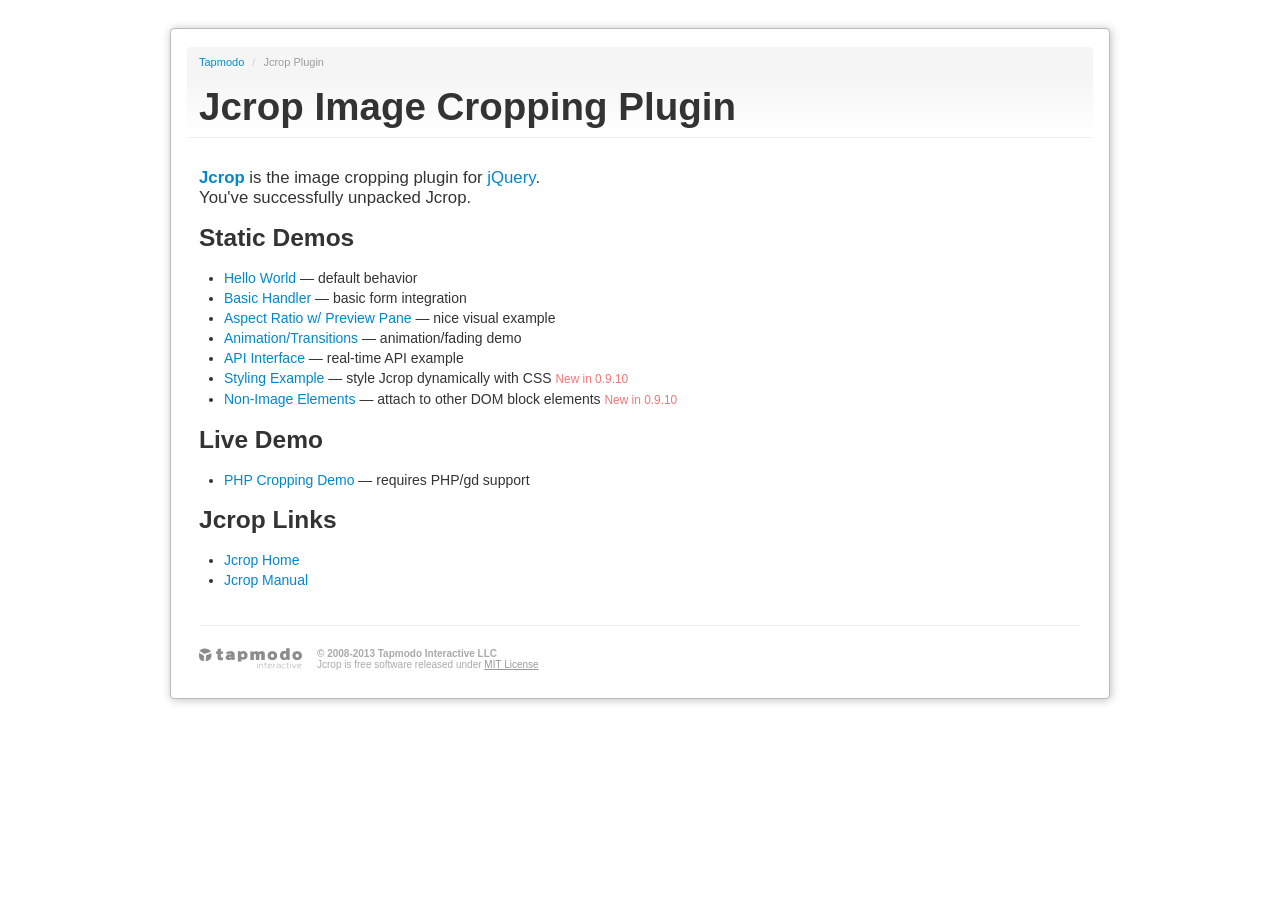
<file: src/main/webapp/assets/plugins/jcrop/index.html>
<!DOCTYPE html>
<html lang="en">
<head>
  <title>Jcrop: the jQuery Image Cropping Plugin</title>
  <link rel="stylesheet" href="demos/demo_files/main.css" type="text/css" />
  <link rel="stylesheet" href="demos/demo_files/demos.css" type="text/css" />
  <script src="js/jquery.min.js"></script>
  <meta http-equiv="Content-type" content="text/html;charset=UTF-8" />
</head>
<body>

<div class="container">
<div class="row">
<div class="span12">
<div class="jc-demo-box">

<div class="page-header">
<ul class="breadcrumb first">
  <li><a href="http://tapmodo.com/">Tapmodo</a> <span class="divider">/</span></li>
  <li class="active">Jcrop Plugin</li>
</ul>
<h1>Jcrop Image Cropping Plugin</h1>
</div>


<big>
	<a href="http://deepliquid.com/content/Jcrop.html"><b>Jcrop</b></a>
	is the image cropping plugin for
	<a href="http://jquery.com/">jQuery</a>.<br />
	You've successfully unpacked Jcrop.
</big>

<h3>Static Demos</h3>

<ul>
	<li><a href="demos/tutorial1.html">Hello World</a>
		&mdash; default behavior</li>
	<li><a href="demos/tutorial2.html">Basic Handler</a>
		&mdash; basic form integration</li>
	<li><a href="demos/tutorial3.html">Aspect Ratio w/ Preview Pane</a>
		&mdash; nice visual example</li>
	<li><a href="demos/tutorial4.html">Animation/Transitions</a>
		&mdash; animation/fading demo</li>
	<li><a href="demos/tutorial5.html">API Interface</a>
		&mdash; real-time API example</li>
	<li><a href="demos/styling.html">Styling Example</a>
		&mdash; style Jcrop dynamically with CSS
    <small>New in 0.9.10</small>
    </li>
  <li><a href="demos/non-image.html">Non-Image Elements</a>
    &mdash; attach to other DOM block elements
    <small>New in 0.9.10</small>
    </li>
</ul>

<h3>Live Demo</h3>

<ul>
	<li><a href="demos/crop.php">PHP Cropping Demo</a>
		&mdash; requires PHP/gd support</li>
</ul>

<h3>Jcrop Links</h3>

<ul>
	<li><a href="http://deepliquid.com/content/Jcrop.html">Jcrop Home</a></li>
	<li><a href="http://deepliquid.com/content/Jcrop_Manual.html">Jcrop Manual</a></li>
</ul>

<div class="tapmodo-footer">
  <a href="http://tapmodo.com" class="tapmodo-logo segment">tapmodo.com</a>
  <div class="segment"><b>&copy; 2008-2013 Tapmodo Interactive LLC</b><br />
    Jcrop is free software released under <a href="MIT-LICENSE.txt">MIT License</a>
  </div>
</div>
<div class="clearfix"></div>

</div>
</div>
</div>
</div>

</body>
</html>
</file>
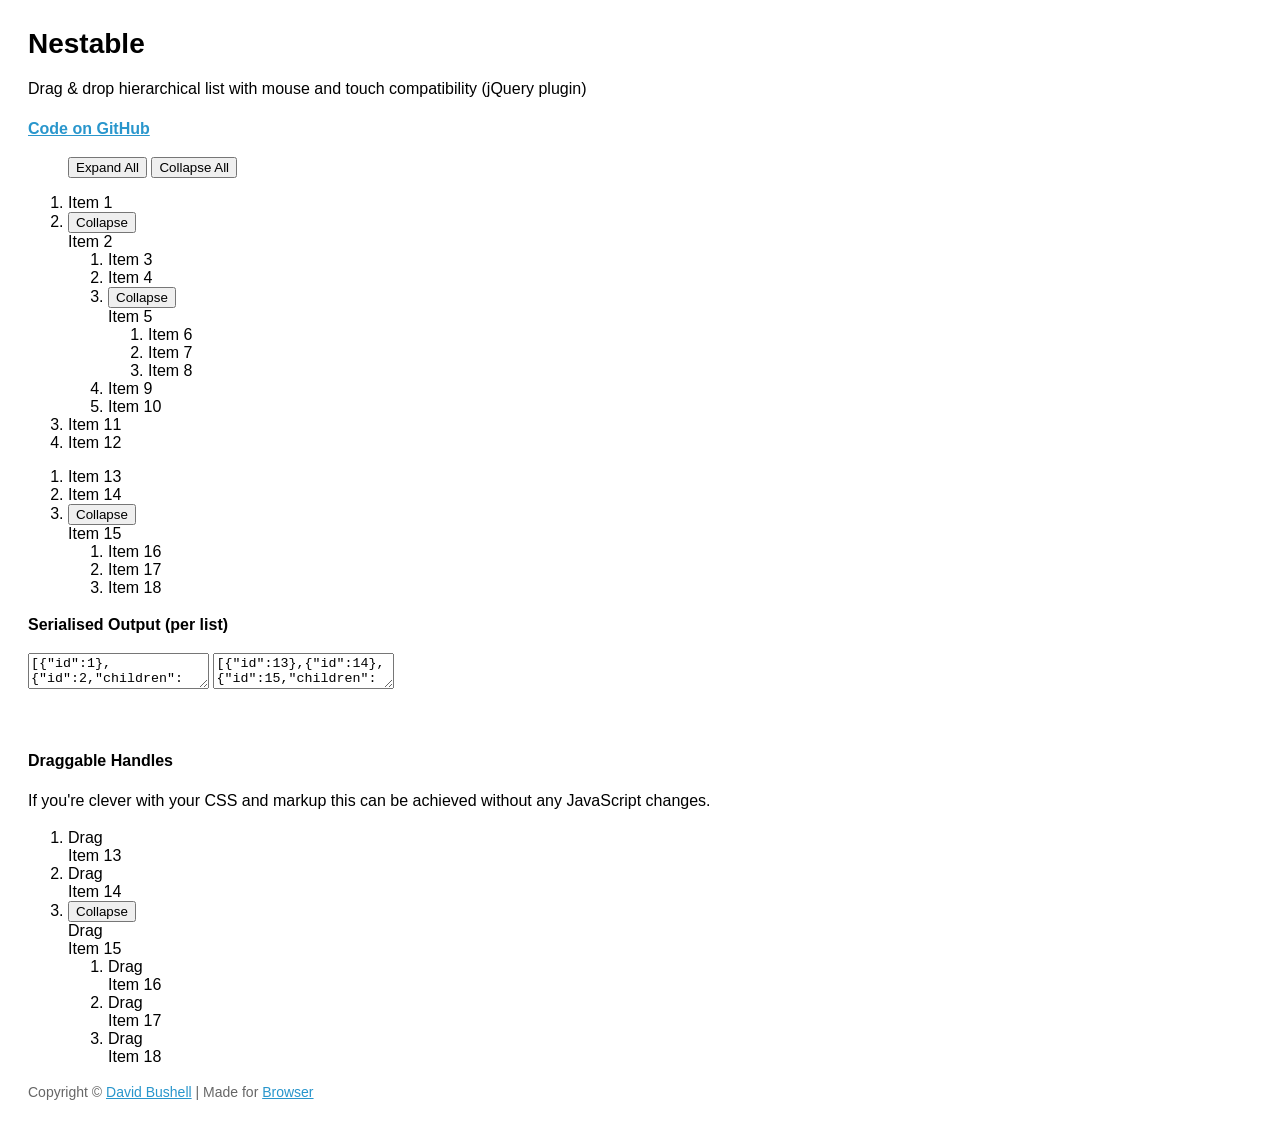
<file: src/main/webapp/assets/plugins/jquery-nestable/index.html>
<!DOCTYPE html>
<!--[if lt IE 7]> <html lang="en" class="lt-ie9 lt-ie8 lt-ie7"> <![endif]-->
<!--[if IE 7]>    <html lang="en" class="lt-ie9 lt-ie8"> <![endif]-->
<!--[if IE 8]>    <html lang="en" class="lt-ie9"> <![endif]-->
<!--[if IE 9]>    <html lang="en" class="ie9"> <![endif]-->
<!--[if gt IE 9]><!--> <html lang="en"> <!--<![endif]-->
<head>
    <meta charset="utf-8">
    <meta name="viewport" content="width=device-width, initial-scale=1, minimum-scale=1">
    <title>Nestable</title>
    <style type="text/css">

.cf:after { visibility: hidden; display: block; font-size: 0; content: " "; clear: both; height: 0; }
* html .cf { zoom: 1; }
*:first-child+html .cf { zoom: 1; }

html { margin: 0; padding: 0; }
body { font-size: 100%; margin: 0; padding: 1.75em; font-family: 'Helvetica Neue', Arial, sans-serif; }

h1 { font-size: 1.75em; margin: 0 0 0.6em 0; }

a { color: #2996cc; }
a:hover { text-decoration: none; }

p { line-height: 1.5em; }
.small { color: #666; font-size: 0.875em; }
.large { font-size: 1.25em; }



    </style>
</head>
<body>

    <h1>Nestable</h1>

    <p>Drag &amp; drop hierarchical list with mouse and touch compatibility (jQuery plugin)</p>

    <p><strong><a href="https://github.com/dbushell/Nestable">Code on GitHub</a></strong></p>

    <menu id="nestable-menu">
        <button type="button" data-action="expand-all">Expand All</button>
        <button type="button" data-action="collapse-all">Collapse All</button>
    </menu>

    <div class="cf nestable-lists">

        <div class="dd" id="nestable">
            <ol class="dd-list">
                <li class="dd-item" data-id="1">
                    <div class="dd-handle">Item 1</div>
                </li>
                <li class="dd-item" data-id="2">
                    <div class="dd-handle">Item 2</div>
                    <ol class="dd-list">
                        <li class="dd-item" data-id="3"><div class="dd-handle">Item 3</div></li>
                        <li class="dd-item" data-id="4"><div class="dd-handle">Item 4</div></li>
                        <li class="dd-item" data-id="5">
                            <div class="dd-handle">Item 5</div>
                            <ol class="dd-list">
                                <li class="dd-item" data-id="6"><div class="dd-handle">Item 6</div></li>
                                <li class="dd-item" data-id="7"><div class="dd-handle">Item 7</div></li>
                                <li class="dd-item" data-id="8"><div class="dd-handle">Item 8</div></li>
                            </ol>
                        </li>
                        <li class="dd-item" data-id="9"><div class="dd-handle">Item 9</div></li>
                        <li class="dd-item" data-id="10"><div class="dd-handle">Item 10</div></li>
                    </ol>
                </li>
                <li class="dd-item" data-id="11">
                    <div class="dd-handle">Item 11</div>
                </li>
                <li class="dd-item" data-id="12">
                    <div class="dd-handle">Item 12</div>
                </li>
            </ol>
        </div>

        <div class="dd" id="nestable2">
            <ol class="dd-list">
                <li class="dd-item" data-id="13">
                    <div class="dd-handle">Item 13</div>
                </li>
                <li class="dd-item" data-id="14">
                    <div class="dd-handle">Item 14</div>
                </li>
                <li class="dd-item" data-id="15">
                    <div class="dd-handle">Item 15</div>
                    <ol class="dd-list">
                        <li class="dd-item" data-id="16"><div class="dd-handle">Item 16</div></li>
                        <li class="dd-item" data-id="17"><div class="dd-handle">Item 17</div></li>
                        <li class="dd-item" data-id="18"><div class="dd-handle">Item 18</div></li>
                    </ol>
                </li>
            </ol>
        </div>

    </div>

    <p><strong>Serialised Output (per list)</strong></p>

    <textarea id="nestable-output"></textarea>
    <textarea id="nestable2-output"></textarea>

    <p>&nbsp;</p>

    <div class="cf nestable-lists">

    <p><strong>Draggable Handles</strong></p>

    <p>If you're clever with your CSS and markup this can be achieved without any JavaScript changes.</p>

        <div class="dd" id="nestable3">
            <ol class="dd-list">
                <li class="dd-item dd3-item" data-id="13">
                    <div class="dd-handle dd3-handle">Drag</div><div class="dd3-content">Item 13</div>
                </li>
                <li class="dd-item dd3-item" data-id="14">
                    <div class="dd-handle dd3-handle">Drag</div><div class="dd3-content">Item 14</div>
                </li>
                <li class="dd-item dd3-item" data-id="15">
                    <div class="dd-handle dd3-handle">Drag</div><div class="dd3-content">Item 15</div>
                    <ol class="dd-list">
                        <li class="dd-item dd3-item" data-id="16">
                            <div class="dd-handle dd3-handle">Drag</div><div class="dd3-content">Item 16</div>
                        </li>
                        <li class="dd-item dd3-item" data-id="17">
                            <div class="dd-handle dd3-handle">Drag</div><div class="dd3-content">Item 17</div>
                        </li>
                        <li class="dd-item dd3-item" data-id="18">
                            <div class="dd-handle dd3-handle">Drag</div><div class="dd3-content">Item 18</div>
                        </li>
                    </ol>
                </li>
            </ol>
        </div>

    </div>

    <p class="small">Copyright &copy; <a href="http://dbushell.com/">David Bushell</a> | Made for <a href="http://www.browserlondon.com/">Browser</a></p>

<script src="http://ajax.googleapis.com/ajax/libs/jquery/1.7.2/jquery.min.js"></script>
<script src="jquery.nestable.js"></script>
<script>

$(document).ready(function()
{

    var updateOutput = function(e)
    {
        var list   = e.length ? e : $(e.target),
            output = list.data('output');
        if (window.JSON) {
            output.val(window.JSON.stringify(list.nestable('serialize')));//, null, 2));
        } else {
            output.val('JSON browser support required for this demo.');
        }
    };

    // activate Nestable for list 1
    $('#nestable').nestable({
        group: 1
    })
    .on('change', updateOutput);
    
    // activate Nestable for list 2
    $('#nestable2').nestable({
        group: 1
    })
    .on('change', updateOutput);

    // output initial serialised data
    updateOutput($('#nestable').data('output', $('#nestable-output')));
    updateOutput($('#nestable2').data('output', $('#nestable2-output')));

    $('#nestable-menu').on('click', function(e)
    {
        var target = $(e.target),
            action = target.data('action');
        if (action === 'expand-all') {
            $('.dd').nestable('expandAll');
        }
        if (action === 'collapse-all') {
            $('.dd').nestable('collapseAll');
        }
    });

    $('#nestable3').nestable();

});
</script>
</body>
</html>
</file>
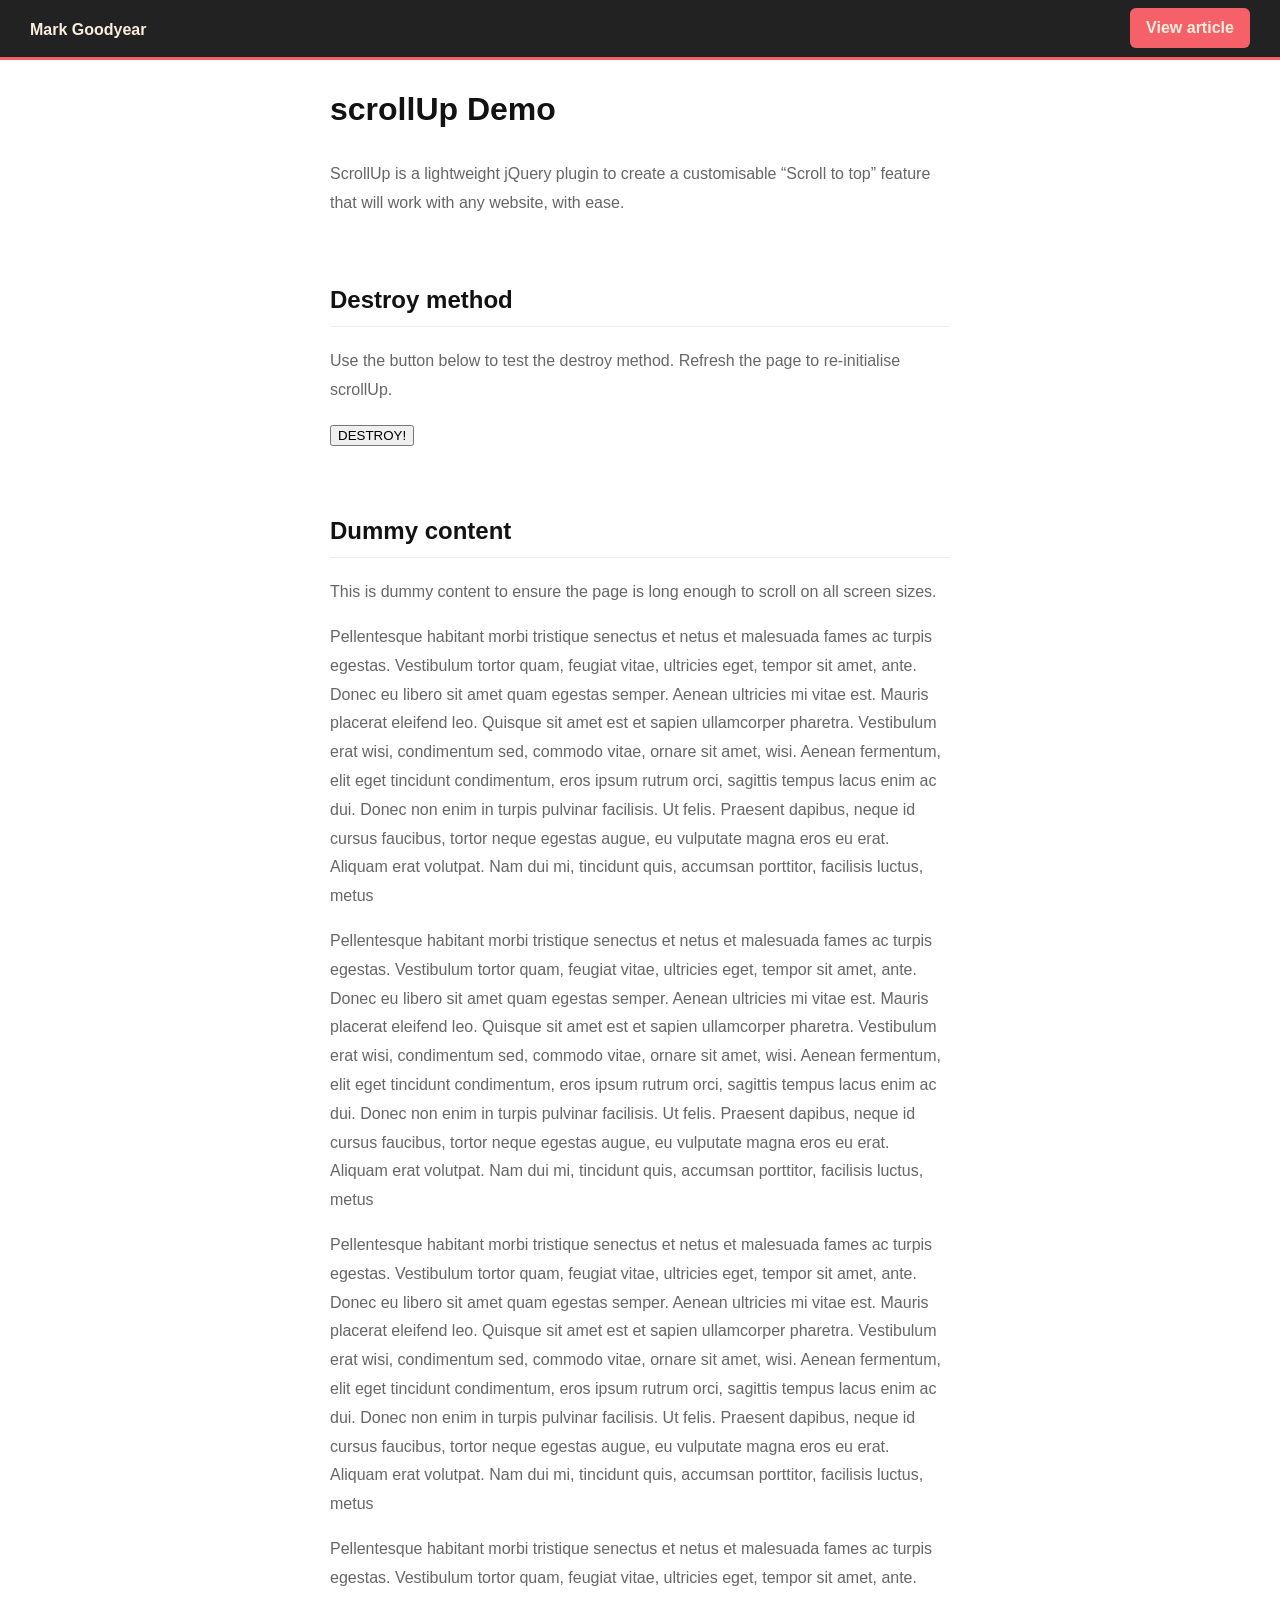
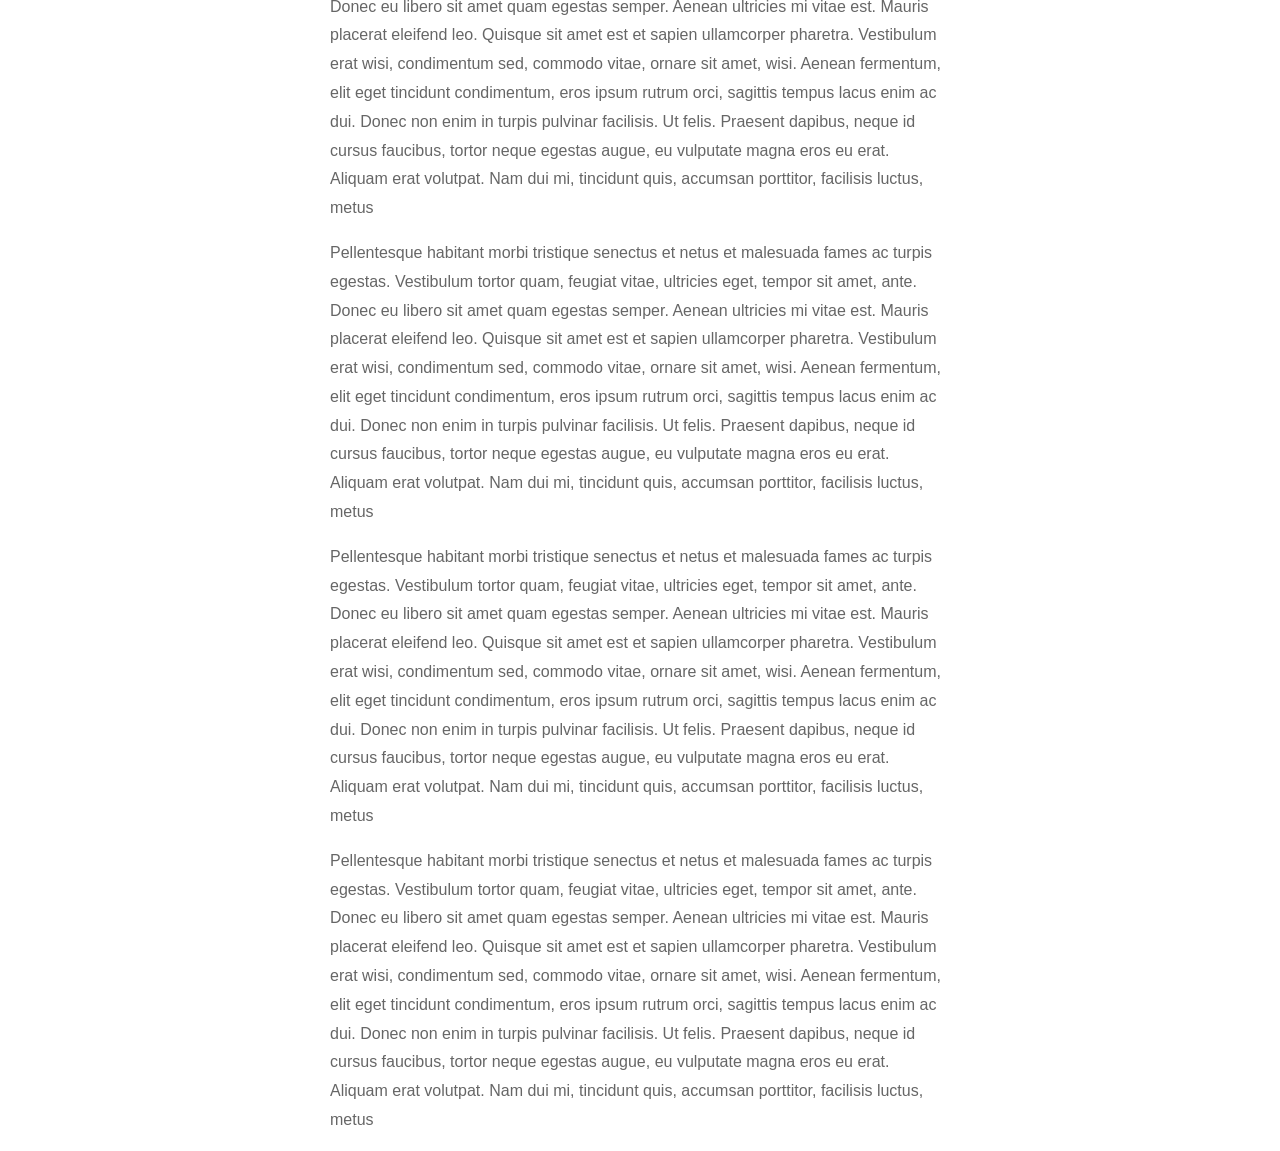
<file: src/main/webapp/assets/plugins/jquery.scrollUp/index.html>
<!doctype html>
<html>
	<head>
		<meta charset="utf-8">

		<title>ScrollUp demo - Mark Goodyear</title>

		<link id="scrollUpTheme" rel="stylesheet" href="css/themes/link.css">
		<link id="scrollUpTheme" rel="stylesheet" href="css/labs.css">

		<script type="text/javascript" src="js/lib/jquery-1.11.0.min.js"></script>
		<script type="text/javascript" src="js/lib/jquery.easing.min.js"></script>
		<script type="text/javascript" src="src/jquery.scrollUp.js"></script>
	</head>

	<script>

		/* scrollUp Minimum setup */
		// $(function () {
		// 	$.scrollUp();
		// });

		// scrollUp full options
		$(function () {
			$.scrollUp({
		        scrollName: 'scrollUp', // Element ID
		        scrollDistance: 300, // Distance from top/bottom before showing element (px)
		        scrollFrom: 'top', // 'top' or 'bottom'
		        scrollSpeed: 300, // Speed back to top (ms)
		        easingType: 'linear', // Scroll to top easing (see http://easings.net/)
		        animation: 'fade', // Fade, slide, none
		        animationSpeed: 200, // Animation in speed (ms)
		        scrollTrigger: false, // Set a custom triggering element. Can be an HTML string or jQuery object
						//scrollTarget: false, // Set a custom target element for scrolling to the top
		        scrollText: 'Scroll to top', // Text for element, can contain HTML
		        scrollTitle: false, // Set a custom <a> title if required.
		        scrollImg: false, // Set true to use image
		        activeOverlay: false, // Set CSS color to display scrollUp active point, e.g '#00FFFF'
		        zIndex: 2147483647 // Z-Index for the overlay
			});
		});

		// Destroy example
		$(function(){
			$('.destroy').click(function(){
				$.scrollUp.destroy();
			})
		});

	</script>
	<body>

		<div class="header">
			<a href="http://markgoodyear.com" class="logo">Mark Goodyear</a>
			<a href="http://markgoodyear.com/2013/01/scrollup-jquery-plugin/" class="view-article">View article</a>
		</div>

		<div class="container">
			<h1>
				scrollUp Demo
			</h1>
			<p>ScrollUp is a lightweight jQuery plugin to create a customisable “Scroll to top” feature that will work with any website, with ease.</p>

			<h2>Destroy method</h2>
			<p>Use the button below to test the destroy method. Refresh the page to re-initialise scrollUp.</p>
			<button class="destroy">DESTROY!</button>

			<h2>Dummy content</h2>
			<p>This is dummy content to ensure the page is long enough to scroll on all screen sizes.</p>

			<p>Pellentesque habitant morbi tristique senectus et netus et malesuada fames ac turpis egestas. Vestibulum tortor quam, feugiat vitae, ultricies eget, tempor sit amet, ante. Donec eu libero sit amet quam egestas semper. Aenean ultricies mi vitae est. Mauris placerat eleifend leo. Quisque sit amet est et sapien ullamcorper pharetra. Vestibulum erat wisi, condimentum sed, commodo vitae, ornare sit amet, wisi. Aenean fermentum, elit eget tincidunt condimentum, eros ipsum rutrum orci, sagittis tempus lacus enim ac dui. Donec non enim in turpis pulvinar facilisis. Ut felis. Praesent dapibus, neque id cursus faucibus, tortor neque egestas augue, eu vulputate magna eros eu erat. Aliquam erat volutpat. Nam dui mi, tincidunt quis, accumsan porttitor, facilisis luctus, metus</p>
			<p>Pellentesque habitant morbi tristique senectus et netus et malesuada fames ac turpis egestas. Vestibulum tortor quam, feugiat vitae, ultricies eget, tempor sit amet, ante. Donec eu libero sit amet quam egestas semper. Aenean ultricies mi vitae est. Mauris placerat eleifend leo. Quisque sit amet est et sapien ullamcorper pharetra. Vestibulum erat wisi, condimentum sed, commodo vitae, ornare sit amet, wisi. Aenean fermentum, elit eget tincidunt condimentum, eros ipsum rutrum orci, sagittis tempus lacus enim ac dui. Donec non enim in turpis pulvinar facilisis. Ut felis. Praesent dapibus, neque id cursus faucibus, tortor neque egestas augue, eu vulputate magna eros eu erat. Aliquam erat volutpat. Nam dui mi, tincidunt quis, accumsan porttitor, facilisis luctus, metus</p>
			<p>Pellentesque habitant morbi tristique senectus et netus et malesuada fames ac turpis egestas. Vestibulum tortor quam, feugiat vitae, ultricies eget, tempor sit amet, ante. Donec eu libero sit amet quam egestas semper. Aenean ultricies mi vitae est. Mauris placerat eleifend leo. Quisque sit amet est et sapien ullamcorper pharetra. Vestibulum erat wisi, condimentum sed, commodo vitae, ornare sit amet, wisi. Aenean fermentum, elit eget tincidunt condimentum, eros ipsum rutrum orci, sagittis tempus lacus enim ac dui. Donec non enim in turpis pulvinar facilisis. Ut felis. Praesent dapibus, neque id cursus faucibus, tortor neque egestas augue, eu vulputate magna eros eu erat. Aliquam erat volutpat. Nam dui mi, tincidunt quis, accumsan porttitor, facilisis luctus, metus</p>
			<p>Pellentesque habitant morbi tristique senectus et netus et malesuada fames ac turpis egestas. Vestibulum tortor quam, feugiat vitae, ultricies eget, tempor sit amet, ante. Donec eu libero sit amet quam egestas semper. Aenean ultricies mi vitae est. Mauris placerat eleifend leo. Quisque sit amet est et sapien ullamcorper pharetra. Vestibulum erat wisi, condimentum sed, commodo vitae, ornare sit amet, wisi. Aenean fermentum, elit eget tincidunt condimentum, eros ipsum rutrum orci, sagittis tempus lacus enim ac dui. Donec non enim in turpis pulvinar facilisis. Ut felis. Praesent dapibus, neque id cursus faucibus, tortor neque egestas augue, eu vulputate magna eros eu erat. Aliquam erat volutpat. Nam dui mi, tincidunt quis, accumsan porttitor, facilisis luctus, metus</p>
			<p>Pellentesque habitant morbi tristique senectus et netus et malesuada fames ac turpis egestas. Vestibulum tortor quam, feugiat vitae, ultricies eget, tempor sit amet, ante. Donec eu libero sit amet quam egestas semper. Aenean ultricies mi vitae est. Mauris placerat eleifend leo. Quisque sit amet est et sapien ullamcorper pharetra. Vestibulum erat wisi, condimentum sed, commodo vitae, ornare sit amet, wisi. Aenean fermentum, elit eget tincidunt condimentum, eros ipsum rutrum orci, sagittis tempus lacus enim ac dui. Donec non enim in turpis pulvinar facilisis. Ut felis. Praesent dapibus, neque id cursus faucibus, tortor neque egestas augue, eu vulputate magna eros eu erat. Aliquam erat volutpat. Nam dui mi, tincidunt quis, accumsan porttitor, facilisis luctus, metus</p>
			<p>Pellentesque habitant morbi tristique senectus et netus et malesuada fames ac turpis egestas. Vestibulum tortor quam, feugiat vitae, ultricies eget, tempor sit amet, ante. Donec eu libero sit amet quam egestas semper. Aenean ultricies mi vitae est. Mauris placerat eleifend leo. Quisque sit amet est et sapien ullamcorper pharetra. Vestibulum erat wisi, condimentum sed, commodo vitae, ornare sit amet, wisi. Aenean fermentum, elit eget tincidunt condimentum, eros ipsum rutrum orci, sagittis tempus lacus enim ac dui. Donec non enim in turpis pulvinar facilisis. Ut felis. Praesent dapibus, neque id cursus faucibus, tortor neque egestas augue, eu vulputate magna eros eu erat. Aliquam erat volutpat. Nam dui mi, tincidunt quis, accumsan porttitor, facilisis luctus, metus</p>
			<p>Pellentesque habitant morbi tristique senectus et netus et malesuada fames ac turpis egestas. Vestibulum tortor quam, feugiat vitae, ultricies eget, tempor sit amet, ante. Donec eu libero sit amet quam egestas semper. Aenean ultricies mi vitae est. Mauris placerat eleifend leo. Quisque sit amet est et sapien ullamcorper pharetra. Vestibulum erat wisi, condimentum sed, commodo vitae, ornare sit amet, wisi. Aenean fermentum, elit eget tincidunt condimentum, eros ipsum rutrum orci, sagittis tempus lacus enim ac dui. Donec non enim in turpis pulvinar facilisis. Ut felis. Praesent dapibus, neque id cursus faucibus, tortor neque egestas augue, eu vulputate magna eros eu erat. Aliquam erat volutpat. Nam dui mi, tincidunt quis, accumsan porttitor, facilisis luctus, metus</p>

		</div>

	</body>
</html>
</file>
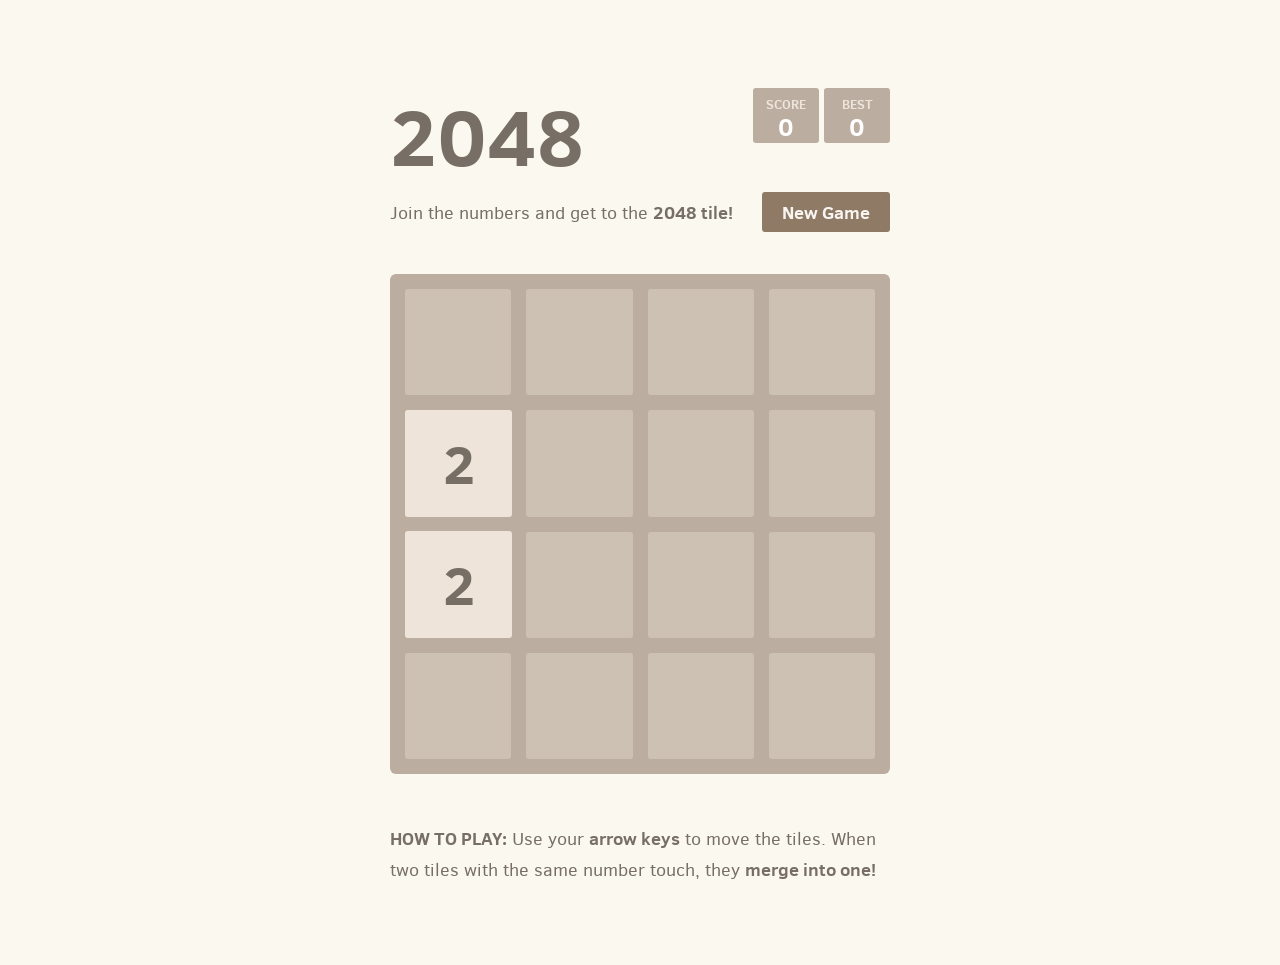
<file: src/main/webapp/wx/games/2048Game/index.html>
<!DOCTYPE html>
<html>
<head>
  <meta charset="utf-8">
  <title>2048</title>

  <link href="style/main.css" rel="stylesheet" type="text/css">
  <link rel="shortcut icon" href="favicon.ico">
  <link rel="apple-touch-icon" href="meta/apple-touch-icon.png">
  <link rel="apple-touch-startup-image" href="meta/apple-touch-startup-image-640x1096.png" media="(device-width: 320px) and (device-height: 568px) and (-webkit-device-pixel-ratio: 2)"> <!-- iPhone 5+ -->
  <link rel="apple-touch-startup-image" href="meta/apple-touch-startup-image-640x920.png" media="(device-width: 320px) and (device-height: 480px) and (-webkit-device-pixel-ratio: 2)"> <!-- iPhone, retina -->
  <meta name="apple-mobile-web-app-capable" content="yes">
  <meta name="apple-mobile-web-app-status-bar-style" content="black">

  <meta name="HandheldFriendly" content="True">
  <meta name="MobileOptimized" content="320">
  <meta name="viewport" content="width=device-width, target-densitydpi=160dpi, initial-scale=1.0, maximum-scale=1, user-scalable=no, minimal-ui">
</head>
<body>
  <div class="container">
    <div class="heading">
      <h1 class="title">2048</h1>
      <div class="scores-container">
        <div class="score-container">0</div>
        <div class="best-container">0</div>
      </div>
    </div>

    <div class="above-game">
      <p class="game-intro">Join the numbers and get to the <strong>2048 tile!</strong></p>
      <a class="restart-button">New Game</a>
    </div>

    <div class="game-container">
      <div class="game-message">
        <p></p>
        <div class="lower">
	        <a class="keep-playing-button">Keep going</a>
          <a class="retry-button">Try again</a>
        </div>
      </div>

      <div class="grid-container">
        <div class="grid-row">
          <div class="grid-cell"></div>
          <div class="grid-cell"></div>
          <div class="grid-cell"></div>
          <div class="grid-cell"></div>
        </div>
        <div class="grid-row">
          <div class="grid-cell"></div>
          <div class="grid-cell"></div>
          <div class="grid-cell"></div>
          <div class="grid-cell"></div>
        </div>
        <div class="grid-row">
          <div class="grid-cell"></div>
          <div class="grid-cell"></div>
          <div class="grid-cell"></div>
          <div class="grid-cell"></div>
        </div>
        <div class="grid-row">
          <div class="grid-cell"></div>
          <div class="grid-cell"></div>
          <div class="grid-cell"></div>
          <div class="grid-cell"></div>
        </div>
      </div>

      <div class="tile-container">

      </div>
    </div>

    <p class="game-explanation">
      <strong class="important">How to play:</strong> Use your <strong>arrow keys</strong> to move the tiles. When two tiles with the same number touch, they <strong>merge into one!</strong>
    </p>
  </div>

  <script src="js/bind_polyfill.js"></script>
  <script src="js/classlist_polyfill.js"></script>
  <script src="js/animframe_polyfill.js"></script>
  <script src="js/keyboard_input_manager.js"></script>
  <script src="js/html_actuator.js"></script>
  <script src="js/grid.js"></script>
  <script src="js/tile.js"></script>
  <script src="js/local_storage_manager.js"></script>
  <script src="js/game_manager.js"></script>
  <script src="js/application.js"></script>
</body>
</html>
</file>
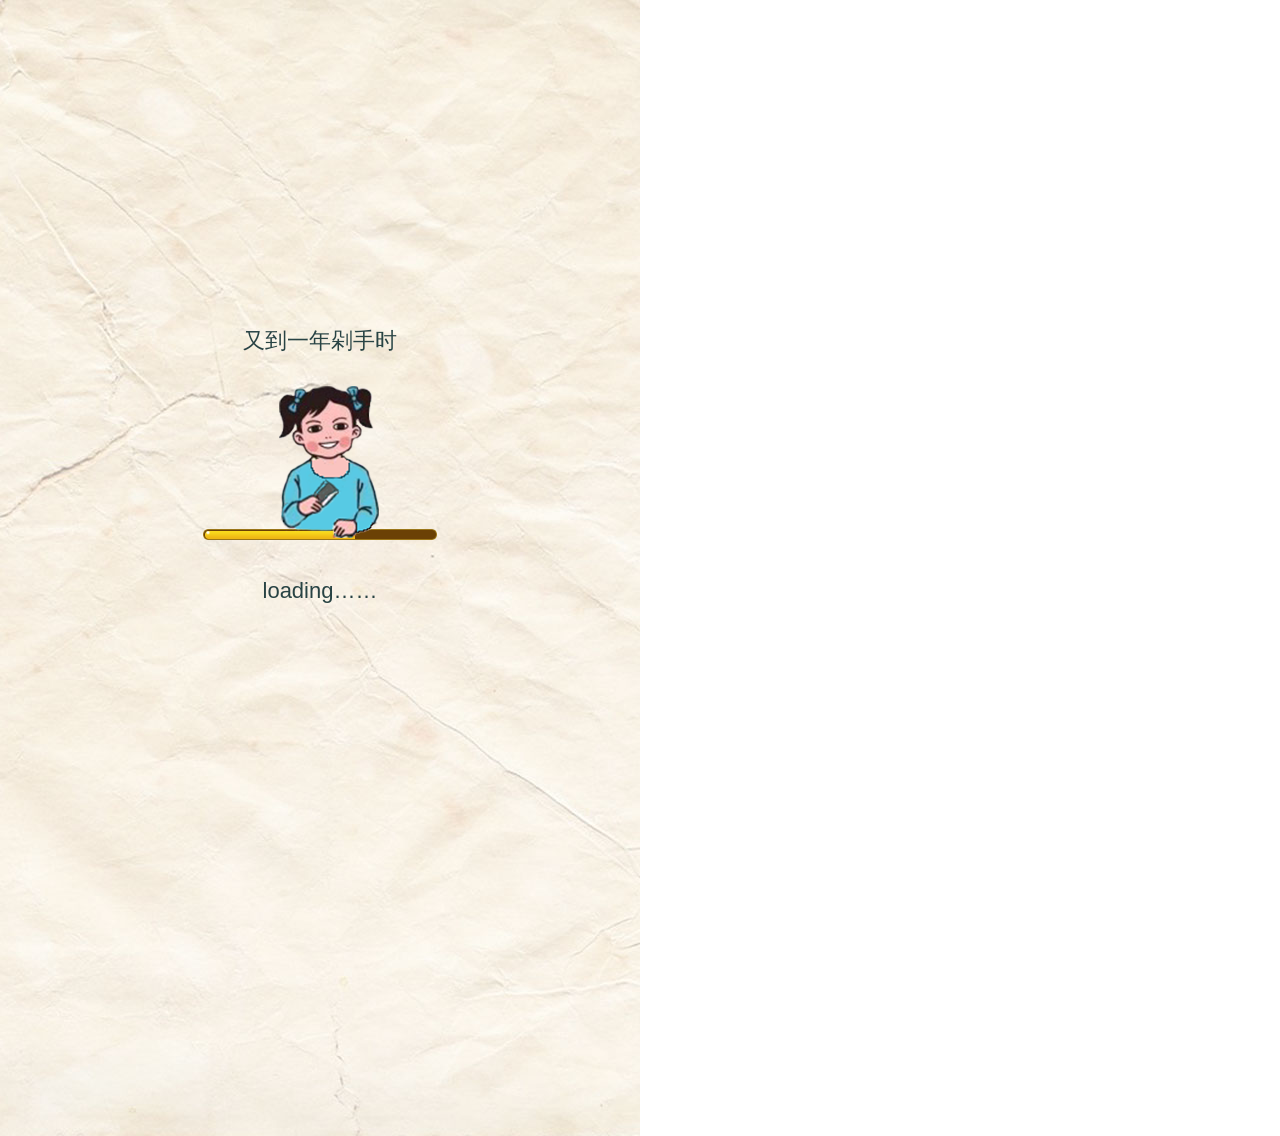
<file: src/main/webapp/wx/games/duoshou1108/index.html>
<!DOCTYPE html>
<html lang="en">
<head>
    <meta charset="UTF-8">
    <meta name="format-detection" content="telephone=no">
    <meta name="viewport" content="width=640,maximum-scale=1.5,user-scalable=no,target-densitydpi=device-dpi" />
    <meta name="description" content="《诛仙云梦川》是完美世界自《诛仙手游》之后的全新篇章，延续了唯美的仙侠风格，讲述了兽神、玲珑两位主角的一段绝世仙恋。《诛仙云梦川》为玩家展开了“一川云梦，几世情缘”的凄美爱情故事，带领玩家穿越于玲珑的前世今生，开启一条前所未有的修仙问道之路。"/>
    <meta name="keywords" content="诛仙手游,诛仙手游官网,云梦川,诛仙手游下载,青云志,碧瑶,陆雪琪,鬼厉,玲珑,兽神"/>
    <meta name="apple-mobile-web-app-title" content="《诛仙手游》官方网站">
    <meta name="format-detection" content="telphone=no, email=no"/>
    <link rel="apple-touch-icon-precomposed" sizes="144x144" href="http://zx.wanmei.com/web201603/mobile/images/apple-touch-icon-144x144.png">
    <link rel="apple-touch-icon-precomposed" sizes="120x120" href="http://zx.wanmei.com/web201603/mobile/images/apple-touch-icon-120x120.png">
    <link rel="apple-touch-icon-precomposed" sizes="72x72" href="http://zx.wanmei.com/web201603/mobile/images/apple-touch-icon-72x72.png">
    <link rel="apple-touch-icon-precomposed" href="http://zx.wanmei.com/web201603/mobile/images/apple-touch-icon-52x52.png">
    <title>双十一疯狂剁手</title>
    <link rel="stylesheet" href="style/style.css">
</head>
<body>
<!-- 声音 -->
<audio id="music" class="none" src="mp3/huoying.mp3" loop preload="preload"></audio>
<audio id="music2" class="none" src="mp3/qieshou.mp3" loop preload="preload"></audio>

<!-- 礼包弹窗 -->
<div class="prompt"></div>
<div class="libao">
    <p>恭喜您成功剁掉<span class="down-count"></span>只手！</p>
    <p>为了表彰您为家庭做出的贡献，送</p>
    <p>您一份诛仙手游豪华大礼包！</p>
    <a href="javascript:;" class="ling_btn"></a>
    <a href="javascript:;" class="more"></a>
    <a href="javascript:;" class="yao_btn"></a>
</div>
<!-- 兑换码弹窗 -->
<div class="code_box">
    <h2>兑换码</h2>
    <div class="code">263807671231564789</div>
    <a href="http://zx.wanmei.com/download/" class="down_btn"></a>
    <a href="javascript:;" class="close"></a>
</div>
<!-- 分享弹窗 -->
<div class="share"></div>
    <!-- 倒计时 -->
    <div class="countdown">
        <h2>磨刀中</h2>
        <div class="number"></div>
        <div class="arrow"></div>
        <div class="point"></div>
        <div class="info">(手指疯狂向下滑动)</div>
    </div>
    <div class="loading_box">
        <div class="text">又到一年剁手时</div>
        <div class="loading_bar">
            <div class="loading_bar_per">
                <div class="loading_icon"></div>
            </div>
        </div>
        <div class="loading"></div> 
        <div class="ltext">loading……</div>
    </div>
    <div class="section01">
        <div class="slogan"></div>
        <a href="javascript:;" class="start_btn"></a>
    </div>
    <div class="section02">
        <div class="time_box">
            <div class="time">16.7</div>
        </div>
        <div class="data">
            <div class="ci"></div>
            <div class="jindu">
                <div class="jindu_m">
                    <div class="jindu_n"></div>
                </div>
            </div>
            <div class="max"></div>
            <div class="count_box">
                <div class="count">0</div>
            </div>
        </div>
        <div class="caiban">
            <div class="gebo"></div>
            <div class="dao"></div>
            <div class="fanqie"></div>
            <div class="lajiao"></div>
        </div>
        <div class="sheng"></div>
    </div>
    <script type="text/javascript" src="js/jq_183.js"></script>
    <script type="text/javascript" src="http://www.wanmei.com/public/js/stat.js"></script>
    <script type="text/javascript" src="js/resLoader.js"></script>
    <script type="text/javascript" src="http://www.wanmei.com/public/js/weixin.js"></script>
    <script type="text/javascript">
        $('.section02').on('touchmove', function (event) {
                event.preventDefault();
        });
        var music = document.getElementById('music');
        var music2 = document.getElementById('music2');
        var game={
            timer:null,
            count:0,
            maxCount:200,
            startX:0,
            startY:0,
            init:function(){
                this.initEvent();
            },
            initCountDown:function(){//倒计时
                var s = 20, t;
                function times(){
                    s=s-0.1;
                    $(".time").html(s.toFixed(1));
                    t = setTimeout(times, 100);
                    if ( s <= 0 ){
                        s = 20;
                        $(".time").html(0);
                        clearTimeout(t);
                        // $(".section02").hide();
                        $(".down-count").html($(".count").html());
                        $(".libao").show();
                        $(".prompt").show();
                        music.pause();
                        clearTimeout(game.timer);
                    }
                }
                times();
            },
            initAnimate:function(){
                var s = 4, t1;
                function again(){
                    $(".fanqie").addClass("on");
                    $(".lajiao").addClass("on");
                    t1=setTimeout(function(){
                        $(".fanqie").removeClass("on");
                        $(".lajiao").removeClass("on");
                    },400);
                }
                function reAgain(){
                    s=s-1;
                    if ( s <= 0 ){
                        clearTimeout(game.timer);
                        clearTimeout(t1);
                    }
                    again();
                    game.timer=setTimeout(reAgain,5000);

                }
                reAgain();
            },
            initEvent:function(){
                //绑定事件
                $(".section02")[0].addEventListener('touchstart',this.touchStart,false);
                $(".section02")[0].addEventListener('touchmove',this.touchMove,false);
                $(".section02")[0].addEventListener('touchend',this.touchEnd,false);
                $(".more").on("click",function(){//再玩一次
                    $(".libao").hide();
                    $(".prompt").hide();
                    game.start();
                });
                $(".code_box .close").on("click",function(){//关闭弹出框
                    $(".code_box").hide();
                    $(".prompt").hide();
                    $(".section01").show();
                });
                $(".ling_btn").on("click",function(){//领取礼包
                    $(".libao").hide();
                    $(".code_box").show();
                });
                $(".yao_btn").on("click",function(){//邀请好友
                    $(".libao").hide();
                    $(".share").show();
                })
                $(".share").on("click",function(){
                    $(".share").hide();
                    $(".libao").show();
                })
            },
            touchStart:function(evt){
                try{
                    var touch = evt.touches[0], //获取第一个触点
                            x = Number(touch.pageX), //页面触点X坐标
                            y = Number(touch.pageY); //页面触点Y坐标
                    //记录触点初始位置
                    this.startX = x;
                    this.startY = y;
                }catch(e){
                    console.log(e.message)
                }
            },
            touchMove:function(evt){
                try{
                    var touch = evt.touches[0], //获取第一个触点
                            x = Number(touch.pageX), //页面触点X坐标
                            y = Number(touch.pageY); //页面触点Y坐标
                    //判断滑动方向
                    if (y - this.startY>0) {
                        if(!$(".gebo").hasClass("on")){
                            $(".gebo").addClass("on");
                            $(".dao").addClass("on");
                            music2.load();
                            music2.play();
                            setTimeout(function(){
                                $(".gebo").removeClass("on");
                                $(".dao").removeClass("on");
                            },400);
                        }
                    }
                }catch(e){
                    console.log(e.message)
                }
            },
            touchEnd:function(evt){
                try{
                    var touch = evt.changedTouches[0], //获取第一个触点
                            x = Number(touch.pageX), //页面触点X坐标
                            y = Number(touch.pageY); //页面触点Y坐标
                    //判断滑动方向
                    if (y - this.startY>0) {
                        game.count++;
                        $(".jindu_m").width(game.count/game.maxCount*410);
                        $(".count_box").css({"left":game.count/game.maxCount*410+37+"px"});
                        $(".count").html(game.count);
                        var div=$("<div class='add-one'></div>");
                        div.appendTo($(".caiban")).fadeIn();
                        div.css({
                            "transition":"scale("+game.randomPos(0,10)*0.1+")",
                            "top":game.randomPos(-50,94)+"px",
                            "left":game.randomPos(252,435)+"px"
                        });
                        setTimeout(function(){
                            div.remove();
                        },500);
                        if($(".jindu_m").width()>=410){
                            $(".jindu_m").width(410);
                            $(".count_box").css({"left":410+37+"px"});
                            $(".count").html(game.maxCount);
                        }
                        music2.pause();
                    }
                }catch(e){
                    console.log(e.message)
                }
            },
            randomPos:function(Min,Max){//取随机数
                    var Range = Max - Min;
                    var Rand = Math.random();
                    return(Min + Math.round(Rand * Range));
            },
            start:function(){//游戏开始
                music.play();
                $(".countdown").show();
                $(".number").addClass("on");
                setTimeout(function(){
                    $(".countdown").fadeOut(function(){
                        game.initCountDown();//倒计时
                        game.initAnimate();
                        $(".count_box").css({"left":"37px"});
                        $(".count").html(0);
                        game.count=0;
                        $(".jindu_m").width(0);
                    });
                    $(".section02").show();
                    $(".number").removeClass("on");
                },3000);
            }
        };
        $(function(){
            //加载页面 
            var loader = new resLoader({
                resources : [
                'img/loading_bg.jpg' 
                ],
                onStart : function(total){
                // console.log('start:'+total);
                },
                onProgress : function(current, total){
                // console.log(current+'/'+total);
                var percent = current/total*100;
                // $('.loading_icon').css('width', percent+'%');

                },
                onComplete : function(total){console.log(total)
                // alert('加载完毕:'+total+'个资源');
                    $('.loading_bar_per').animate({"width":"230px"},3000)
            

                }
            });      
            loader.start(); 
            setTimeout(function(){
                $(".loading_box").fadeOut();
                setTimeout(function(){
                    $(".section01").fadeIn();    
                },500);        
            },3000);
            
            $(".start_btn").on("click",function(){
                music.play();
                $(".section01").hide();
                game.start();
            });
            game.init();
        })
        wx.ready(function(){
            wx.onMenuShareAppMessage({
                title: '一刀下去，他断了老婆的幸福',
                desc: '我出差提前回家想给老婆一个惊喜，没想到一进门却发现...',
                link: window.location.href,
                imgUrl: 'http://zx.wanmei.com/hd/1710/duoshou/img/share_icon.jpg',
                trigger: function (res) {
                    // 不要尝试在trigger中使用ajax异步请求修改本次分享的内容，因为客户端分享操作是一个同步操作，这时候使用ajax的回包会还没有返回
                    //alert('用户点击发送给朋友');
                },
                success: function (res) {
                    //window.location.href = "http://t.cn/RZmX3L7" ;
                    $(".share").hide();
                    $(".prompt").hide();
                    $(".section01").show();
                },
                cancel: function (res) {
                    //alert('已取消');
                },
                fail: function (res) {
                    //alert(JSON.stringify(res));
                }
            });

            wx.onMenuShareTimeline({
                title: '一刀下去，他断了老婆的幸福',
                desc: '我出差提前回家想给老婆一个惊喜，没想到一进门却发现...',
                link: window.location.href,
                imgUrl: 'http://zx.wanmei.com/hd/1710/duoshou/img/share_icon.jpg',
                trigger: function (res) {
                    // 不要尝试在trigger中使用ajax异步请求修改本次分享的内容，因为客户端分享操作是一个同步操作，这时候使用ajax的回包会还没有返回
                    //alert('用户点击分享到朋友圈');
                },
                success: function (res) {
                    //window.location.href = "http://t.cn/RZmX3L7" ;
                    $(".share").hide();
                    $(".prompt").hide();
                    $(".section01").show();
                },
                cancel: function (res) {
                    //alert('已取消');
                },
                fail: function (res) {
                    //alert(JSON.stringify(res));
                }
            });
        });
    </script>
</body>
</html>
</file>
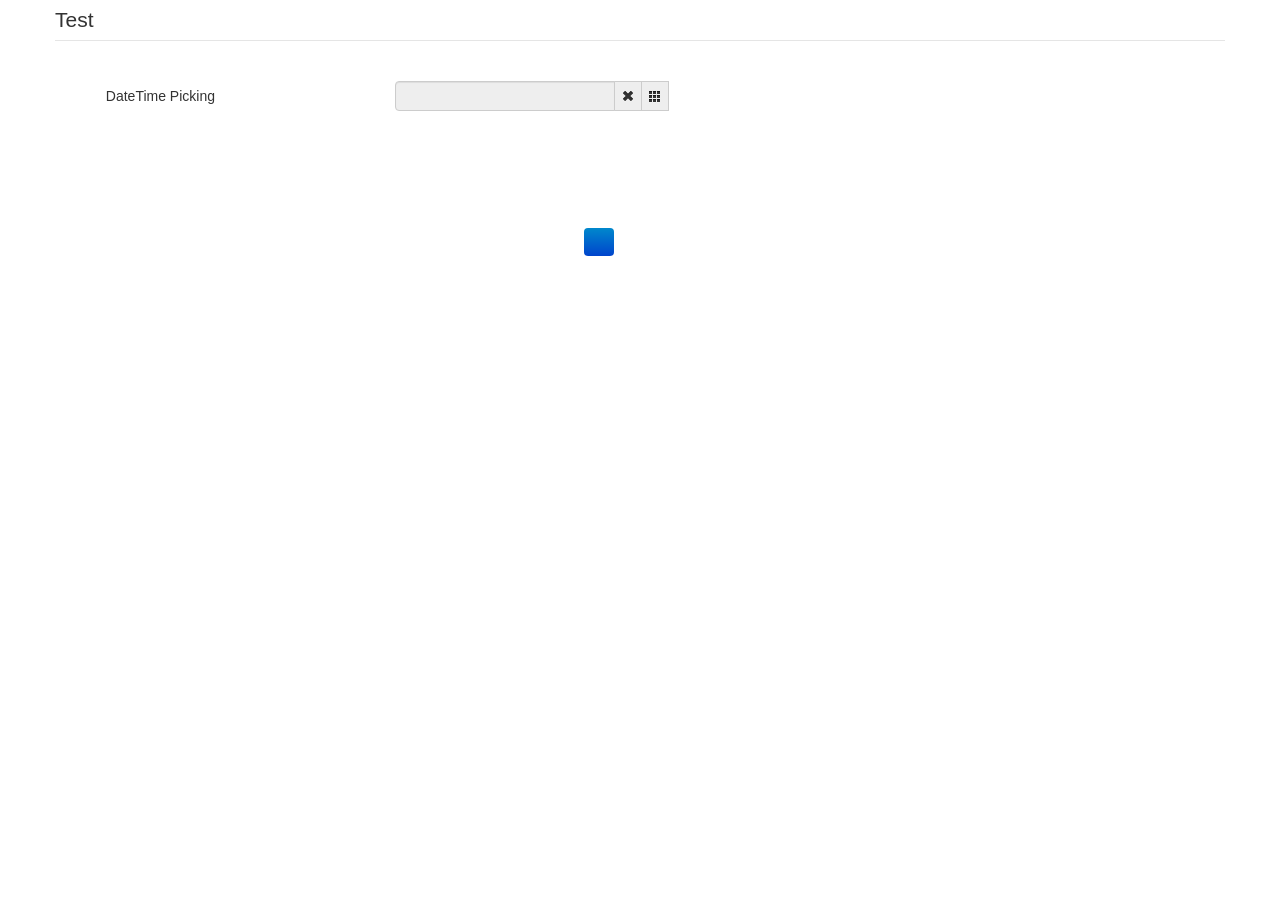
<file: src/main/webapp/assets/plugins/bootstrap-datetimepicker/sample/index.html>
<!DOCTYPE html>
<html>
<head>
    <title></title>
    <link href="./bootstrap/css/bootstrap.min.css" rel="stylesheet" media="screen">
    <link href="../css/datetimepicker.css" rel="stylesheet" media="screen">
</head>

<body>
<div class="container">
    <form action="" class="form-horizontal">
        <fieldset>
            <legend>Test</legend>
            <div class="control-group">
                <label class="control-label">DateTime Picking</label>
                <div class="controls input-append date form_datetime" data-date="1979-09-16T05:25:07Z" data-date-format="dd MM yyyy - HH:ii p" data-link-field="dtp_input1">
                    <input size="16" type="text" value="" readonly>
                    <span class="add-on"><i class="icon-remove"></i></span>
					<span class="add-on"><i class="icon-th"></i></span>
                </div>
				<input type="hidden" id="dtp_input1" value="" /><br/>
            </div>
			<!--div class="control-group">
                <label class="control-label">Date Picking</label>
                <div class="controls input-append date form_date" data-date="" data-date-format="dd MM yyyy" data-link-field="dtp_input2" data-link-format="yyyy-mm-dd">
                    <input size="16" type="text" value="" readonly>
                    <span class="add-on"><i class="icon-remove"></i></span>
					<span class="add-on"><i class="icon-th"></i></span>
                </div>
				<input type="hidden" id="dtp_input2" value="" /><br/>
            </div>
			<div class="control-group">
                <label class="control-label">Time Picking</label>
                <div class="controls input-append date form_time" data-date="" data-date-format="hh:ii" data-link-field="dtp_input3" data-link-format="hh:ii">
                    <input size="16" type="text" value="" readonly>
                    <span class="add-on"><i class="icon-remove"></i></span>
					<span class="add-on"><i class="icon-th"></i></span>
                </div>
				<input type="hidden" id="dtp_input3" value="" /><br/>
            </div-->
        </fieldset>
    </form>
</div>

<script type="text/javascript" src="./jquery/jquery-1.8.3.min.js" charset="UTF-8"></script>
<script type="text/javascript" src="./bootstrap/js/bootstrap.min.js"></script>
<script type="text/javascript" src="../js/bootstrap-datetimepicker.js" charset="UTF-8"></script>
<script type="text/javascript" src="../js/locales/bootstrap-datetimepicker.fr.js" charset="UTF-8"></script>
<script type="text/javascript">
    $('.form_datetime').datetimepicker({
        //language:  'fr',
        weekStart: 1,
        todayBtn:  1,
		autoclose: 1,
		todayHighlight: 1,
		startView: 2,
		forceParse: 0,
        showMeridian: 1
    });
	/*$('.form_date').datetimepicker({
        language:  'fr',
        weekStart: 1,
        todayBtn:  1,
		autoclose: 1,
		todayHighlight: 1,
		startView: 2,
		minView: 2,
		forceParse: 0
    });
	$('.form_time').datetimepicker({
        language:  'fr',
        weekStart: 1,
        todayBtn:  1,
		autoclose: 1,
		todayHighlight: 1,
		startView: 1,
		minView: 0,
		maxView: 1,
		forceParse: 0
    });*/
</script>

</body>
</html>
</file>
<file: src/main/webapp/assets/plugins/jquery.scrollUp/css/themes/link.css>
/* Text link style */
#scrollUp {
	bottom: 20px;
	right: 20px;
}
</file>
<file: src/main/webapp/assets/plugins/jquery.scrollUp/css/labs.css>
/* ---------------------------------------- 
	Labs page main styles
---------------------------------------- */

* {
	-webkit-box-sizing:border-box;
	-moz-box-sizing:border-box;
	box-sizing:border-box;
}

pre {
	padding: 0;
	margin: 0;
	overflow: scroll;
	background:#eee;

	padding: 10px;
	-webkit-border-radius: 6px;
	-moz-border-radius: 6px;
	border-radius: 6px;
}
	pre .cmt { /* pre comment */
		color: #aaa;
	}
	pre .opt { /* pre option */
		font-weight:bold;
	}
	pre .val { /* pre value */
		font-style: italic;
	}

code {
	background: #eee;
	color: #333;
	display: inline-block;
	padding: 1px 5px;
}

body {
	font: 1em/1.8 "Helvetica Neue", Helvetica, Arial, sans-serif;
	color: #121212;
	margin: 0;
	padding:0;
}

a {
	text-decoration: none;
}

h2 {
	margin-top: 2.5em;
	padding-bottom: .2em;
	border-bottom: 1px solid #eee;
}

p {
	color: #666;
}

.container {
	width: 80%;
	max-width: 620px;
	margin: auto;
}

.header {
	width: 100%;
	height: 60px;
	line-height: 60px;
	background: #222;
	color: #fff;
	border-bottom: #F66169 3px solid;
}
.logo {
	width: 120px;
	float: left;
	margin-left: 30px;
	color: #FAEFDE;
	font-weight: bold;
	-webkit-transition: all 200ms ease-out;
	-mozilla-transition: all 200ms ease-out;
	-ms-transition: all 200ms ease-out;
	-o-transition: all 200ms ease-out;
	transition: all 200ms ease-out;
}
.logo:hover {
	color: #fff;
}
.view-article {
	display: block;
	text-align: center;
	background: #F66169;
	color: #FAEFDE;
	width: 120px;
	height: 40px;
	line-height: 40px;
	font-weight: bold;
	float: right;
	margin-right: 30px;
	margin-top: 8px;
	-webkit-border-radius: 6px;
	-moz-border-radius: 6px;
	border-radius: 6px;
	-webkit-transition: all 200ms ease-out;
	-mozilla-transition: all 200ms ease-out;
	-ms-transition: all 200ms ease-out;
	-o-transition: all 200ms ease-out;
	transition: all 200ms ease-out;
}
	.view-article:hover {
		color: #111;
		background: #fff;
	}

.light {
	color: #ccc;
	font-size: 14px;
}



/* ---------------------------------------- 
	Lab specific: scrollUp
---------------------------------------- */

.themes {
	padding: 0;
	margin: 0;
	margin-bottom: 20px;
	float: left;
	width: 100%;
}

.themes li {
	text-align: center;
	display: block;
	float: left;
	width: 30%;
	margin-left: 4%;
}
	.themes li:first-of-type {
		margin-left: 0%;
	}
	.themes li a {
		display: block;
		padding: 10px;
		background: #444;
		-webkit-border-radius: 6px;
		-moz-border-radius: 6px;
		border-radius: 6px;
		color: #eee;
		-webkit-transition: all 200ms ease-out;
		-mozilla-transition: all 200ms ease-out;
		-ms-transition: all 200ms ease-out;
		-o-transition: all 200ms ease-out;
		transition: all 200ms ease-out;
	}
	.themes li a:hover,
	.themes li a.active  {
		background: #F66169;
		color: #FAEFDE;
	}

#toggleActive {
	padding: 6px;
	width: 160px;
	text-align: center;
	display: inline-block;
	background: #333;
	color: #eee;
	font-size: 14px;
	cursor: pointer;
	-webkit-transition: all 200ms ease-out;
	-mozilla-transition: all 200ms ease-out;
	-ms-transition: all 200ms ease-out;
	-o-transition: all 200ms ease-out;
	transition: all 200ms ease-out;
	-webkit-border-radius: 6px;
	-moz-border-radius: 6px;
	border-radius: 6px;
}
	#toggleActive.active {
		background: #F66169;
		color: #FAEFDE;
	}

#scrollUp-active{
	display: none;
}
</file>
<file: src/main/webapp/wx/games/2048Game/style/main.css>
@import url(fonts/clear-sans.css);
html, body {
  margin: 0;
  padding: 0;
  background: #faf8ef;
  color: #776e65;
  font-family: "Clear Sans", "Helvetica Neue", Arial, sans-serif;
  font-size: 18px; }

body {
  margin: 80px 0; }

.heading:after {
  content: "";
  display: block;
  clear: both; }

h1.title {
  font-size: 80px;
  font-weight: bold;
  margin: 0;
  display: block;
  float: left; }

@-webkit-keyframes move-up {
  0% {
    top: 25px;
    opacity: 1; }

  100% {
    top: -50px;
    opacity: 0; } }
@-moz-keyframes move-up {
  0% {
    top: 25px;
    opacity: 1; }

  100% {
    top: -50px;
    opacity: 0; } }
@keyframes move-up {
  0% {
    top: 25px;
    opacity: 1; }

  100% {
    top: -50px;
    opacity: 0; } }
.scores-container {
  float: right;
  text-align: right; }

.score-container, .best-container {
  position: relative;
  display: inline-block;
  background: #bbada0;
  padding: 15px 25px;
  font-size: 25px;
  height: 25px;
  line-height: 47px;
  font-weight: bold;
  border-radius: 3px;
  color: white;
  margin-top: 8px;
  text-align: center; }
  .score-container:after, .best-container:after {
    position: absolute;
    width: 100%;
    top: 10px;
    left: 0;
    text-transform: uppercase;
    font-size: 13px;
    line-height: 13px;
    text-align: center;
    color: #eee4da; }
  .score-container .score-addition, .best-container .score-addition {
    position: absolute;
    right: 30px;
    color: red;
    font-size: 25px;
    line-height: 25px;
    font-weight: bold;
    color: rgba(119, 110, 101, 0.9);
    z-index: 100;
    -webkit-animation: move-up 600ms ease-in;
    -moz-animation: move-up 600ms ease-in;
    animation: move-up 600ms ease-in;
    -webkit-animation-fill-mode: both;
    -moz-animation-fill-mode: both;
    animation-fill-mode: both; }

.score-container:after {
  content: "Score"; }

.best-container:after {
  content: "Best"; }

p {
  margin-top: 0;
  margin-bottom: 10px;
  line-height: 1.65; }

a {
  color: #776e65;
  font-weight: bold;
  text-decoration: underline;
  cursor: pointer; }

strong.important {
  text-transform: uppercase; }

hr {
  border: none;
  border-bottom: 1px solid #d8d4d0;
  margin-top: 20px;
  margin-bottom: 30px; }

.container {
  width: 500px;
  margin: 0 auto; }

@-webkit-keyframes fade-in {
  0% {
    opacity: 0; }

  100% {
    opacity: 1; } }
@-moz-keyframes fade-in {
  0% {
    opacity: 0; }

  100% {
    opacity: 1; } }
@keyframes fade-in {
  0% {
    opacity: 0; }

  100% {
    opacity: 1; } }
.game-container {
  margin-top: 40px;
  position: relative;
  padding: 15px;
  cursor: default;
  -webkit-touch-callout: none;
  -ms-touch-callout: none;
  -webkit-user-select: none;
  -moz-user-select: none;
  -ms-user-select: none;
  -ms-touch-action: none;
  touch-action: none;
  background: #bbada0;
  border-radius: 6px;
  width: 500px;
  height: 500px;
  -webkit-box-sizing: border-box;
  -moz-box-sizing: border-box;
  box-sizing: border-box; }
  .game-container .game-message {
    display: none;
    position: absolute;
    top: 0;
    right: 0;
    bottom: 0;
    left: 0;
    background: rgba(238, 228, 218, 0.5);
    z-index: 100;
    text-align: center;
    -webkit-animation: fade-in 800ms ease 1200ms;
    -moz-animation: fade-in 800ms ease 1200ms;
    animation: fade-in 800ms ease 1200ms;
    -webkit-animation-fill-mode: both;
    -moz-animation-fill-mode: both;
    animation-fill-mode: both; }
    .game-container .game-message p {
      font-size: 60px;
      font-weight: bold;
      height: 60px;
      line-height: 60px;
      margin-top: 222px; }
    .game-container .game-message .lower {
      display: block;
      margin-top: 59px; }
    .game-container .game-message a {
      display: inline-block;
      background: #8f7a66;
      border-radius: 3px;
      padding: 0 20px;
      text-decoration: none;
      color: #f9f6f2;
      height: 40px;
      line-height: 42px;
      margin-left: 9px; }
      .game-container .game-message a.keep-playing-button {
        display: none; }
    .game-container .game-message.game-won {
      background: rgba(237, 194, 46, 0.5);
      color: #f9f6f2; }
      .game-container .game-message.game-won a.keep-playing-button {
        display: inline-block; }
    .game-container .game-message.game-won, .game-container .game-message.game-over {
      display: block; }

.grid-container {
  position: absolute;
  z-index: 1; }

.grid-row {
  margin-bottom: 15px; }
  .grid-row:last-child {
    margin-bottom: 0; }
  .grid-row:after {
    content: "";
    display: block;
    clear: both; }

.grid-cell {
  width: 106.25px;
  height: 106.25px;
  margin-right: 15px;
  float: left;
  border-radius: 3px;
  background: rgba(238, 228, 218, 0.35); }
  .grid-cell:last-child {
    margin-right: 0; }

.tile-container {
  position: absolute;
  z-index: 2; }

.tile, .tile .tile-inner {
  width: 107px;
  height: 107px;
  line-height: 107px; }
.tile.tile-position-1-1 {
  -webkit-transform: translate(0px, 0px);
  -moz-transform: translate(0px, 0px);
  -ms-transform: translate(0px, 0px);
  transform: translate(0px, 0px); }
.tile.tile-position-1-2 {
  -webkit-transform: translate(0px, 121px);
  -moz-transform: translate(0px, 121px);
  -ms-transform: translate(0px, 121px);
  transform: translate(0px, 121px); }
.tile.tile-position-1-3 {
  -webkit-transform: translate(0px, 242px);
  -moz-transform: translate(0px, 242px);
  -ms-transform: translate(0px, 242px);
  transform: translate(0px, 242px); }
.tile.tile-position-1-4 {
  -webkit-transform: translate(0px, 363px);
  -moz-transform: translate(0px, 363px);
  -ms-transform: translate(0px, 363px);
  transform: translate(0px, 363px); }
.tile.tile-position-2-1 {
  -webkit-transform: translate(121px, 0px);
  -moz-transform: translate(121px, 0px);
  -ms-transform: translate(121px, 0px);
  transform: translate(121px, 0px); }
.tile.tile-position-2-2 {
  -webkit-transform: translate(121px, 121px);
  -moz-transform: translate(121px, 121px);
  -ms-transform: translate(121px, 121px);
  transform: translate(121px, 121px); }
.tile.tile-position-2-3 {
  -webkit-transform: translate(121px, 242px);
  -moz-transform: translate(121px, 242px);
  -ms-transform: translate(121px, 242px);
  transform: translate(121px, 242px); }
.tile.tile-position-2-4 {
  -webkit-transform: translate(121px, 363px);
  -moz-transform: translate(121px, 363px);
  -ms-transform: translate(121px, 363px);
  transform: translate(121px, 363px); }
.tile.tile-position-3-1 {
  -webkit-transform: translate(242px, 0px);
  -moz-transform: translate(242px, 0px);
  -ms-transform: translate(242px, 0px);
  transform: translate(242px, 0px); }
.tile.tile-position-3-2 {
  -webkit-transform: translate(242px, 121px);
  -moz-transform: translate(242px, 121px);
  -ms-transform: translate(242px, 121px);
  transform: translate(242px, 121px); }
.tile.tile-position-3-3 {
  -webkit-transform: translate(242px, 242px);
  -moz-transform: translate(242px, 242px);
  -ms-transform: translate(242px, 242px);
  transform: translate(242px, 242px); }
.tile.tile-position-3-4 {
  -webkit-transform: translate(242px, 363px);
  -moz-transform: translate(242px, 363px);
  -ms-transform: translate(242px, 363px);
  transform: translate(242px, 363px); }
.tile.tile-position-4-1 {
  -webkit-transform: translate(363px, 0px);
  -moz-transform: translate(363px, 0px);
  -ms-transform: translate(363px, 0px);
  transform: translate(363px, 0px); }
.tile.tile-position-4-2 {
  -webkit-transform: translate(363px, 121px);
  -moz-transform: translate(363px, 121px);
  -ms-transform: translate(363px, 121px);
  transform: translate(363px, 121px); }
.tile.tile-position-4-3 {
  -webkit-transform: translate(363px, 242px);
  -moz-transform: translate(363px, 242px);
  -ms-transform: translate(363px, 242px);
  transform: translate(363px, 242px); }
.tile.tile-position-4-4 {
  -webkit-transform: translate(363px, 363px);
  -moz-transform: translate(363px, 363px);
  -ms-transform: translate(363px, 363px);
  transform: translate(363px, 363px); }

.tile {
  position: absolute;
  -webkit-transition: 100ms ease-in-out;
  -moz-transition: 100ms ease-in-out;
  transition: 100ms ease-in-out;
  -webkit-transition-property: -webkit-transform;
  -moz-transition-property: -moz-transform;
  transition-property: transform; }
  .tile .tile-inner {
    border-radius: 3px;
    background: #eee4da;
    text-align: center;
    font-weight: bold;
    z-index: 10;
    font-size: 55px; }
  .tile.tile-2 .tile-inner {
    background: #eee4da;
    box-shadow: 0 0 30px 10px rgba(243, 215, 116, 0), inset 0 0 0 1px rgba(255, 255, 255, 0); }
  .tile.tile-4 .tile-inner {
    background: #ede0c8;
    box-shadow: 0 0 30px 10px rgba(243, 215, 116, 0), inset 0 0 0 1px rgba(255, 255, 255, 0); }
  .tile.tile-8 .tile-inner {
    color: #f9f6f2;
    background: #f2b179; }
  .tile.tile-16 .tile-inner {
    color: #f9f6f2;
    background: #f59563; }
  .tile.tile-32 .tile-inner {
    color: #f9f6f2;
    background: #f67c5f; }
  .tile.tile-64 .tile-inner {
    color: #f9f6f2;
    background: #f65e3b; }
  .tile.tile-128 .tile-inner {
    color: #f9f6f2;
    background: #edcf72;
    box-shadow: 0 0 30px 10px rgba(243, 215, 116, 0.2381), inset 0 0 0 1px rgba(255, 255, 255, 0.14286);
    font-size: 45px; }
    @media screen and (max-width: 520px) {
      .tile.tile-128 .tile-inner {
        font-size: 25px; } }
  .tile.tile-256 .tile-inner {
    color: #f9f6f2;
    background: #edcc61;
    box-shadow: 0 0 30px 10px rgba(243, 215, 116, 0.31746), inset 0 0 0 1px rgba(255, 255, 255, 0.19048);
    font-size: 45px; }
    @media screen and (max-width: 520px) {
      .tile.tile-256 .tile-inner {
        font-size: 25px; } }
  .tile.tile-512 .tile-inner {
    color: #f9f6f2;
    background: #edc850;
    box-shadow: 0 0 30px 10px rgba(243, 215, 116, 0.39683), inset 0 0 0 1px rgba(255, 255, 255, 0.2381);
    font-size: 45px; }
    @media screen and (max-width: 520px) {
      .tile.tile-512 .tile-inner {
        font-size: 25px; } }
  .tile.tile-1024 .tile-inner {
    color: #f9f6f2;
    background: #edc53f;
    box-shadow: 0 0 30px 10px rgba(243, 215, 116, 0.47619), inset 0 0 0 1px rgba(255, 255, 255, 0.28571);
    font-size: 35px; }
    @media screen and (max-width: 520px) {
      .tile.tile-1024 .tile-inner {
        font-size: 15px; } }
  .tile.tile-2048 .tile-inner {
    color: #f9f6f2;
    background: #edc22e;
    box-shadow: 0 0 30px 10px rgba(243, 215, 116, 0.55556), inset 0 0 0 1px rgba(255, 255, 255, 0.33333);
    font-size: 35px; }
    @media screen and (max-width: 520px) {
      .tile.tile-2048 .tile-inner {
        font-size: 15px; } }
  .tile.tile-super .tile-inner {
    color: #f9f6f2;
    background: #3c3a32;
    font-size: 30px; }
    @media screen and (max-width: 520px) {
      .tile.tile-super .tile-inner {
        font-size: 10px; } }

@-webkit-keyframes appear {
  0% {
    opacity: 0;
    -webkit-transform: scale(0);
    -moz-transform: scale(0);
    -ms-transform: scale(0);
    transform: scale(0); }

  100% {
    opacity: 1;
    -webkit-transform: scale(1);
    -moz-transform: scale(1);
    -ms-transform: scale(1);
    transform: scale(1); } }
@-moz-keyframes appear {
  0% {
    opacity: 0;
    -webkit-transform: scale(0);
    -moz-transform: scale(0);
    -ms-transform: scale(0);
    transform: scale(0); }

  100% {
    opacity: 1;
    -webkit-transform: scale(1);
    -moz-transform: scale(1);
    -ms-transform: scale(1);
    transform: scale(1); } }
@keyframes appear {
  0% {
    opacity: 0;
    -webkit-transform: scale(0);
    -moz-transform: scale(0);
    -ms-transform: scale(0);
    transform: scale(0); }

  100% {
    opacity: 1;
    -webkit-transform: scale(1);
    -moz-transform: scale(1);
    -ms-transform: scale(1);
    transform: scale(1); } }
.tile-new .tile-inner {
  -webkit-animation: appear 200ms ease 100ms;
  -moz-animation: appear 200ms ease 100ms;
  animation: appear 200ms ease 100ms;
  -webkit-animation-fill-mode: backwards;
  -moz-animation-fill-mode: backwards;
  animation-fill-mode: backwards; }

@-webkit-keyframes pop {
  0% {
    -webkit-transform: scale(0);
    -moz-transform: scale(0);
    -ms-transform: scale(0);
    transform: scale(0); }

  50% {
    -webkit-transform: scale(1.2);
    -moz-transform: scale(1.2);
    -ms-transform: scale(1.2);
    transform: scale(1.2); }

  100% {
    -webkit-transform: scale(1);
    -moz-transform: scale(1);
    -ms-transform: scale(1);
    transform: scale(1); } }
@-moz-keyframes pop {
  0% {
    -webkit-transform: scale(0);
    -moz-transform: scale(0);
    -ms-transform: scale(0);
    transform: scale(0); }

  50% {
    -webkit-transform: scale(1.2);
    -moz-transform: scale(1.2);
    -ms-transform: scale(1.2);
    transform: scale(1.2); }

  100% {
    -webkit-transform: scale(1);
    -moz-transform: scale(1);
    -ms-transform: scale(1);
    transform: scale(1); } }
@keyframes pop {
  0% {
    -webkit-transform: scale(0);
    -moz-transform: scale(0);
    -ms-transform: scale(0);
    transform: scale(0); }

  50% {
    -webkit-transform: scale(1.2);
    -moz-transform: scale(1.2);
    -ms-transform: scale(1.2);
    transform: scale(1.2); }

  100% {
    -webkit-transform: scale(1);
    -moz-transform: scale(1);
    -ms-transform: scale(1);
    transform: scale(1); } }
.tile-merged .tile-inner {
  z-index: 20;
  -webkit-animation: pop 200ms ease 100ms;
  -moz-animation: pop 200ms ease 100ms;
  animation: pop 200ms ease 100ms;
  -webkit-animation-fill-mode: backwards;
  -moz-animation-fill-mode: backwards;
  animation-fill-mode: backwards; }

.above-game:after {
  content: "";
  display: block;
  clear: both; }

.game-intro {
  float: left;
  line-height: 42px;
  margin-bottom: 0; }

.restart-button {
  display: inline-block;
  background: #8f7a66;
  border-radius: 3px;
  padding: 0 20px;
  text-decoration: none;
  color: #f9f6f2;
  height: 40px;
  line-height: 42px;
  display: block;
  text-align: center;
  float: right; }

.game-explanation {
  margin-top: 50px; }

@media screen and (max-width: 520px) {
  html, body {
    font-size: 15px; }

  body {
    margin: 20px 0;
    padding: 0 20px; }

  h1.title {
    font-size: 27px;
    margin-top: 15px; }

  .container {
    width: 280px;
    margin: 0 auto; }

  .score-container, .best-container {
    margin-top: 0;
    padding: 15px 10px;
    min-width: 40px; }

  .heading {
    margin-bottom: 10px; }

  .game-intro {
    width: 55%;
    display: block;
    box-sizing: border-box;
    line-height: 1.65; }

  .restart-button {
    width: 42%;
    padding: 0;
    display: block;
    box-sizing: border-box;
    margin-top: 2px; }

  .game-container {
    margin-top: 17px;
    position: relative;
    padding: 10px;
    cursor: default;
    -webkit-touch-callout: none;
    -ms-touch-callout: none;
    -webkit-user-select: none;
    -moz-user-select: none;
    -ms-user-select: none;
    -ms-touch-action: none;
    touch-action: none;
    background: #bbada0;
    border-radius: 6px;
    width: 280px;
    height: 280px;
    -webkit-box-sizing: border-box;
    -moz-box-sizing: border-box;
    box-sizing: border-box; }
    .game-container .game-message {
      display: none;
      position: absolute;
      top: 0;
      right: 0;
      bottom: 0;
      left: 0;
      background: rgba(238, 228, 218, 0.5);
      z-index: 100;
      text-align: center;
      -webkit-animation: fade-in 800ms ease 1200ms;
      -moz-animation: fade-in 800ms ease 1200ms;
      animation: fade-in 800ms ease 1200ms;
      -webkit-animation-fill-mode: both;
      -moz-animation-fill-mode: both;
      animation-fill-mode: both; }
      .game-container .game-message p {
        font-size: 60px;
        font-weight: bold;
        height: 60px;
        line-height: 60px;
        margin-top: 222px; }
      .game-container .game-message .lower {
        display: block;
        margin-top: 59px; }
      .game-container .game-message a {
        display: inline-block;
        background: #8f7a66;
        border-radius: 3px;
        padding: 0 20px;
        text-decoration: none;
        color: #f9f6f2;
        height: 40px;
        line-height: 42px;
        margin-left: 9px; }
        .game-container .game-message a.keep-playing-button {
          display: none; }
      .game-container .game-message.game-won {
        background: rgba(237, 194, 46, 0.5);
        color: #f9f6f2; }
        .game-container .game-message.game-won a.keep-playing-button {
          display: inline-block; }
      .game-container .game-message.game-won, .game-container .game-message.game-over {
        display: block; }

  .grid-container {
    position: absolute;
    z-index: 1; }

  .grid-row {
    margin-bottom: 10px; }
    .grid-row:last-child {
      margin-bottom: 0; }
    .grid-row:after {
      content: "";
      display: block;
      clear: both; }

  .grid-cell {
    width: 57.5px;
    height: 57.5px;
    margin-right: 10px;
    float: left;
    border-radius: 3px;
    background: rgba(238, 228, 218, 0.35); }
    .grid-cell:last-child {
      margin-right: 0; }

  .tile-container {
    position: absolute;
    z-index: 2; }

  .tile, .tile .tile-inner {
    width: 58px;
    height: 58px;
    line-height: 58px; }
  .tile.tile-position-1-1 {
    -webkit-transform: translate(0px, 0px);
    -moz-transform: translate(0px, 0px);
    -ms-transform: translate(0px, 0px);
    transform: translate(0px, 0px); }
  .tile.tile-position-1-2 {
    -webkit-transform: translate(0px, 67px);
    -moz-transform: translate(0px, 67px);
    -ms-transform: translate(0px, 67px);
    transform: translate(0px, 67px); }
  .tile.tile-position-1-3 {
    -webkit-transform: translate(0px, 135px);
    -moz-transform: translate(0px, 135px);
    -ms-transform: translate(0px, 135px);
    transform: translate(0px, 135px); }
  .tile.tile-position-1-4 {
    -webkit-transform: translate(0px, 202px);
    -moz-transform: translate(0px, 202px);
    -ms-transform: translate(0px, 202px);
    transform: translate(0px, 202px); }
  .tile.tile-position-2-1 {
    -webkit-transform: translate(67px, 0px);
    -moz-transform: translate(67px, 0px);
    -ms-transform: translate(67px, 0px);
    transform: translate(67px, 0px); }
  .tile.tile-position-2-2 {
    -webkit-transform: translate(67px, 67px);
    -moz-transform: translate(67px, 67px);
    -ms-transform: translate(67px, 67px);
    transform: translate(67px, 67px); }
  .tile.tile-position-2-3 {
    -webkit-transform: translate(67px, 135px);
    -moz-transform: translate(67px, 135px);
    -ms-transform: translate(67px, 135px);
    transform: translate(67px, 135px); }
  .tile.tile-position-2-4 {
    -webkit-transform: translate(67px, 202px);
    -moz-transform: translate(67px, 202px);
    -ms-transform: translate(67px, 202px);
    transform: translate(67px, 202px); }
  .tile.tile-position-3-1 {
    -webkit-transform: translate(135px, 0px);
    -moz-transform: translate(135px, 0px);
    -ms-transform: translate(135px, 0px);
    transform: translate(135px, 0px); }
  .tile.tile-position-3-2 {
    -webkit-transform: translate(135px, 67px);
    -moz-transform: translate(135px, 67px);
    -ms-transform: translate(135px, 67px);
    transform: translate(135px, 67px); }
  .tile.tile-position-3-3 {
    -webkit-transform: translate(135px, 135px);
    -moz-transform: translate(135px, 135px);
    -ms-transform: translate(135px, 135px);
    transform: translate(135px, 135px); }
  .tile.tile-position-3-4 {
    -webkit-transform: translate(135px, 202px);
    -moz-transform: translate(135px, 202px);
    -ms-transform: translate(135px, 202px);
    transform: translate(135px, 202px); }
  .tile.tile-position-4-1 {
    -webkit-transform: translate(202px, 0px);
    -moz-transform: translate(202px, 0px);
    -ms-transform: translate(202px, 0px);
    transform: translate(202px, 0px); }
  .tile.tile-position-4-2 {
    -webkit-transform: translate(202px, 67px);
    -moz-transform: translate(202px, 67px);
    -ms-transform: translate(202px, 67px);
    transform: translate(202px, 67px); }
  .tile.tile-position-4-3 {
    -webkit-transform: translate(202px, 135px);
    -moz-transform: translate(202px, 135px);
    -ms-transform: translate(202px, 135px);
    transform: translate(202px, 135px); }
  .tile.tile-position-4-4 {
    -webkit-transform: translate(202px, 202px);
    -moz-transform: translate(202px, 202px);
    -ms-transform: translate(202px, 202px);
    transform: translate(202px, 202px); }

  .tile .tile-inner {
    font-size: 35px; }

  .game-message p {
    font-size: 30px !important;
    height: 30px !important;
    line-height: 30px !important;
    margin-top: 90px !important; }
  .game-message .lower {
    margin-top: 30px !important; } }
</file>
<file: src/main/webapp/wx/games/duoshou1108/style/style.css>
@charset "utf-8";
*{padding: 0;margin: 0;}
html { overflow-x:hidden;cursor: default;}  
h1, h2, h3, h4, h5, h6,p, li, label, td, th {cursor: text;}  
a:link, a:visited, a:hover, a:active { cursor: pointer;}
body{overflow-x:hidden;width:640px;margin:0; padding:0; font-size:22px;font-family:"微软雅黑",Arial, Helvetica, sans-serif;background-color: #fff;color: #333;}
div,p,ul,ol,li,dl,dt,dd,h1,h2,h3,h4,h5,h6,form,input,select,textarea,table,td{ margin:0; padding:0;}
h1,h2,h3,h4,h5,h6{font-size:100%;font-weight:normal;}
area{outline:none;} 
img{ border:0;outline: none;}
ol,ul{list-style:none;}
a{ font-family:"微软雅黑",Arial, Helvetica, sans-serif;text-decoration:none;outline:none;}
a:hover{ text-decoration:none;}
.clearfix:after {content:"";display:block;height:0;clear:both;} 
.clearfix {zoom:1;}

.loading_box{
	width: 100%;
    height: 1136px;
	background: url(../img/loading_bg.jpg) no-repeat;
	background-size: cover;
	position: relative;
	overflow: hidden;
}
.loading_box .text{
	width: 100%;
	color: #284344;
	font-size: 22px;
	text-align: center;
	position: absolute;
	top: 326px;
	left: 0;
}
.loading_box .ltext{
	width: 100%;
	color: #284344;
	font-size: 22px;
	text-align: center;
	position: absolute;
	top: 578px;
	left: 0;
}
.loading_bar{
	width: 234px;
	height: 11px;
	background: url(../img/loading_bg.png) no-repeat;
	position: absolute;
	top: 529px;
	left: 50%;
	margin-left: -117px;
}
.loading_bar_per {
    width: 0px;
    height: 8px;
    position: absolute;
    left: 2px;
    top: 2px;
    overflow: hidden;
}
.loading_icon {
    width: 230px;
    height: 8px;
    background: url(../img/loading_icon.png) no-repeat;
    background-size: 100% 100%;
    position: absolute;
    left: 0px;
    top: 0px;
}
.loading{
	width: 100px;
	height: 152px;
	position: absolute;
	top: 386px;
	left: 50%;
	margin-left: -41px;
	z-index: 20;
	background: url(../img/loading1.png) no-repeat;
	animation: loading .3s infinite;
	-webkit-animation: loading .3s infinite;
}
@keyframes loading{
	0%{ background: url(../img/loading1.png) no-repeat; }
	100%{ background: url(../img/loading2.png) no-repeat; }

}
.loading img{
	display: block;
	width: 100px;
	height: 152px;
}
.section01{
	width: 100%;
	height: 1136px;
	background: url(../img/bg.jpg) no-repeat;
	position: relative;
	display: none;
}
.slogan{
	width: 496px;
	height: 210px;
	background: url(../img/slogan.png) no-repeat;
	position: absolute;
	top: 506px;
	left: 50%;
	margin-left: -248px;
	transform-origin: center center;
	-webkit-animation: rotate 2s infinite;
    -webkit-animation-fill-mode:forwards;
}
.start_btn{
	display: block;
	width: 302px;
	height: 72px;
	background: url(../img/start_btn.png) no-repeat;
	position: absolute;
	top: 763px;
	left: 50%;
	margin-left: -151px;
}
@-webkit-keyframes rotate {
    0%{
        transform:rotate(-3deg);
    }
    50%{
        transform:rotate(3deg);
    }
    100%{
        transform:rotate(-3deg);
    }
}
.section02{
	width: 100%;
	height: 1136px;
	background: url(../img/bg02.jpg) no-repeat;
	position: relative;
	display: none;
}
.time_box{
	width: 133px;
	height: 45px;
	background: url(../img/miao_bg.png) no-repeat;
	position: absolute;
	top: 215px;
	left: 60px;
}
.time_box .time{
	width: 63px;
	font-size: 24px;
	color: #fff;
	position: absolute;
	top: 6px;
	left: 49px;
	text-align: center;
}
.data{
	width: 530px;
	height: 100px;
	position: absolute;
	top: 276px;
	left: 50%;
	margin-left: -265px;
}
.data .ci{
    width: 56px;
    height: 56px;
    background: url(../img/cishu.png) no-repeat;
    position: absolute;
    top: 60px;
    left: 0;
}
.jindu{
	width: 417px;
	height: 27px;
	background: url(../img/jindu.png) no-repeat;
	position: absolute;
	top: 75px;
	left: 60px;
}
.jindu_m{
	width: 0px;
    height: 12px;
    position: absolute;
    left: 4px;
    top: 5px;
    overflow: hidden;
}
.jindu_n{
	width: 410px;
    height: 12px;
    background: url(../img/jindu2.png) no-repeat;
    background-size: 100% 100%;
    position: absolute;
    left: 0px;
    top: 0px;
}
.max{
	width: 56px;
	height: 26px;
	background: url(../img/max.png) no-repeat;
	position: absolute;
	top: 72px;
	left: 477px;
}
.count_box{
	width: 54px;
	height: 56px;
	padding-top: 16px;
	text-align: center;
	background: url(../img/count.png) no-repeat;
	position: absolute;
	top: -2px;
	left:37px;
	color: #e8290b;
}
.caiban{
	width: 504px;
	height: 372px;
	background: url(../img/caiban.png) no-repeat;
	position: absolute;
	top: 430px;
	left: 50%;
	margin-left: -252px;
}
.sheng{
	width: 324px;
	height: 138px;
	background: url(../img/sheng.png) no-repeat;
	position: absolute;
	top: 830px;
	left: 50%;
	margin-left: -162px; 
}
.caiban .gebo{
	width: 463px;
	height: 174px;
	background: url(../img/gebo.png) no-repeat;
	position: absolute;
	top: 92px;
	left: 42px;
}
.caiban .gebo.on{
	animation: gebo .4s steps(1) infinite;
	-webkit-animation: gebo .4s steps(1) infinite;
}
@keyframes gebo{
	0% { background: url(../img/gebo.png) no-repeat;}
	25% { background: url(../img/gebo2.png) no-repeat;}
	50% { background: url(../img/gebo3.png) no-repeat;}
	75% { background: url(../img/gebo4.png) no-repeat;}
	100% { background: url(../img/gebo.png) no-repeat;}
}
@-webkit-keyframes gebo{
	0% { background: url(../img/gebo.png) no-repeat;}
	25% { background: url(../img/gebo2.png) no-repeat;}
	50% { background: url(../img/gebo3.png) no-repeat;}
	75% { background: url(../img/gebo4.png) no-repeat;}
	100% { background: url(../img/gebo.png) no-repeat;}
}
.caiban .dao{
	width: 304px;
	height: 308px;
	background: url(../img/dao.png) no-repeat;
	position: absolute;
	top: 6px;
	left: 200px;
}
.caiban .dao.on{
	animation: dao .4s steps(1) infinite;
	-webkit-animation: dao .4s steps(1) infinite;
}
@keyframes dao{
	0% { background: url(../img/dao.png) no-repeat;}
	20% { background: url(../img/dao2.png) no-repeat;}
	40% { background: url(../img/dao3.png) no-repeat;}
	60% { background: url(../img/dao4.png) no-repeat;}
	80% { background: url(../img/dao5.png) no-repeat;}
	100% { background: url(../img/dao6.png) no-repeat;}
}
@-webkit-keyframes dao{
	0% { background: url(../img/dao.png) no-repeat;}
	20% { background: url(../img/dao2.png) no-repeat;}
	40% { background: url(../img/dao3.png) no-repeat;}
	60% { background: url(../img/dao4.png) no-repeat;}
	80% { background: url(../img/dao5.png) no-repeat;}
	100% { background: url(../img/dao6.png) no-repeat;}
}
.caiban .fanqie{
    width: 130px;
    height: 104px;
    background: url(../img/fanqie.png) no-repeat;
    position: absolute;
    top: 12px;
    left: 52px;
}
.caiban .fanqie.on{
	animation: fanqie .4s steps(1) infinite;
	-webkit-animation: fanqie .4s steps(1) infinite;
}
@keyframes fanqie{
	0% { background: url(../img/fanqie.png) no-repeat;}
	50% { background: url(../img/fanqie2.png) no-repeat;}
	100% { background: url(../img/fanqie.png) no-repeat;}
}
@-webkit-keyframes fanqie{
	0% { background: url(../img/fanqie.png) no-repeat;}
	50% { background: url(../img/fanqie2.png) no-repeat;}
	100% { background: url(../img/fanqie.png) no-repeat;}
}
.caiban .lajiao{
    width: 72px;
    height: 72px;
    background: url(../img/lajiao.png) no-repeat;
    position: absolute;
    top: 282px;
    left: 140px;
}
.caiban .lajiao.on{
	animation: lajiao .4s steps(1) infinite;
	-webkit-animation: lajiao .4s steps(1) infinite;
}
@keyframes lajiao{
	0% { background: url(../img/lajiao.png) no-repeat;}
	50% { background: url(../img/lajiao2.png) no-repeat;}
	100% { background: url(../img/lajiao.png) no-repeat;}
}
@-webkit-keyframes lajiao{
	0% { background: url(../img/lajiao.png) no-repeat;}
	50% { background: url(../img/lajiao2.png) no-repeat;}
	100% { background: url(../img/lajiao.png) no-repeat;}
}
.caiban .add-one{
	width: 50px;
	height: 34px;
	background: url(../img/jia1.png) no-repeat;
	position: absolute;
}
/*倒计时*/
.countdown{
	width: 100%;
	height: 1136px;
	background: #252321;
	position: relative;
    display: none;
}
.countdown h2{
	font-size: 36px;
	color: #f6cf48;
	text-align: center;
    width: 224px;
    position: absolute;
    top: 284px;
    left: 50%;
    margin-left: -112px;

}
.countdown .number{
	width: 92px;
	height: 146px;
	position: absolute;
	top: 390px;
	left: 50%;
	margin-left: -46px; 
}
@keyframes tab{
	0% {background: url(../img/num3.png) no-repeat;}
	30% {background: url(../img/num2.png) no-repeat;}
	60% {background: url(../img/num1.png) no-repeat;}
}
@-webkit-keyframes tab{
	0% {background: url(../img/num3.png) no-repeat;}
	30% {background: url(../img/num2.png) no-repeat;}
	60% {background: url(../img/num1.png) no-repeat;}
}
.countdown .number.on{
	animation: tab 3s steps(1);
	-webkit-animation: tab 3s steps(1);
}
.countdown .arrow{
	width: 38px;
	height: 123px;
	background: url(../img/arrow.png) no-repeat;
	position: absolute;
	top: 633px;
	left: 50%;
	margin-left: -60px;
}
.countdown .point{
	width: 86px;
	height: 72px;
	position: absolute;
	top: 664px;
	left: 50%;
	margin-left: -24px;
	background: url(../img/point_icon.png) no-repeat;
	-webkit-animation: updown 1s ease-in-out infinite;
    animation: updown 1s ease-in-out infinite;
}
@-webkit-keyframes updown {
    0% {
	    -webkit-transform:translate3d(0,0,0);
	    transform:translate3d(0,0,0);}
    60% {
	    -webkit-transform:translate3d(0,20px,0);
	    transform:translate3d(0,20px,0);}
    100% {
	    -webkit-transform:translate3d(0,0,0);
	    transform:translate3d(0,0,0);}
}
.countdown .info{
	width: 192px;
	position: absolute;
	top: 792px;
	left: 50%;
	margin-left: -96px;
	text-align: center;
	color: #fff;
    font-size: 18px;
}
/*礼包弹窗*/
.prompt{
	width: 100%;
	height: 100%;
	position: fixed;
	top:0;
	left: 0;
	background-color: rgba(37,36,34,0.92);
	z-index: 10;
	display: none;
}
.libao{
	width: 533px;
	height: 558px;
	padding-top: 140px;
	background: url(../img/libao.png) no-repeat;
	position: absolute;
	top: 15%;
	left: 50%;
	margin-left: -266px;
	z-index: 20;
	display: none;
}
.libao p{
	font-size: 24px;
	color: #954308;
	text-align: center;
}
.libao p span{
	color: #e60012;
	font-size: 48px;
}
.ling_btn{
	display: block;
	width: 192px;
	height: 62px;
	position: absolute;
	top: 540px;
	left: 50%;
	margin-left: -96px;
	background: url(../img/ling_btn.png) no-repeat;
}
.libao .more{
	width: 108px;
	height: 27px;
	background: url(../img/more.png) no-repeat;
	position: absolute;
	top: 630px;
	left: 86px;
}
.libao .yao_btn{
	display: block;
	width: 177px;
	height: 27px;
	position: absolute;
	top: 630px;
	left: 280px;
	background: url(../img/yao_btn.png) no-repeat;
}
.libao .close{
	display: block;
	width: 43px;
	height: 43px;
	position: absolute;
	top: 43px;
	right: 40px;
	background: url(../img/close_btn.png) no-repeat;
}
/*兑换码弹窗*/
.code_box{
	width: 533px;
	height: 348px;
	padding-top: 350px;
	background: url(../img/duihuan.png) no-repeat;
	position: absolute;
	top: 15%;
	left: 50%;
	margin-left: -266px;
	z-index: 20;
	display: none;
}
.code_box h2{
	font-size: 30px;
	color: #954308;
	text-align: center;
}
.code{
	width: 348px;
	height: 50px;
	line-height: 50px;
	color: #fff;
	text-align: center;
	font-size: 30px;
	background: #7d7d7d;
	margin: 0 auto;
	margin-top: 20px;
}
.down_btn{
	display: block;
	width: 192px;
	height: 62px;
	margin: 0 auto;
	margin-top: 76px;
	background: url(../img/down_btn.png) no-repeat;
}
.code_box .close{
	display: block;
	width: 43px;
	height: 43px;
	position: absolute;
	top: 43px;
	right: 40px;
	background: url(../img/close_btn.png) no-repeat;
}
.share{
	width: 100%;
	height: 1136px;
	position: absolute;
	top: 0;
	left: 0;
	background: url(../img/share.png) no-repeat;
	display: none;
	z-index: 30;
}
</file>
<file: src/main/webapp/assets/plugins/jcrop/demos/demo_files/main.css>
/* Jcrop Demo Site CSS - 2012 Tapmodo Interactive LLC - MIT License
   Not required to run Jcrop - contains twitter bootstrap code */
/*!
 * Bootstrap v2.2.1
 *
 * Copyright 2012 Twitter, Inc
 * Licensed under the Apache License v2.0
 * http://www.apache.org/licenses/LICENSE-2.0
 *
 * Designed and built with all the love in the world @twitter by @mdo and @fat.
 */
article,
aside,
details,
figcaption,
figure,
footer,
header,
hgroup,
nav,
section {
  display: block;
}
audio,
canvas,
video {
  display: inline-block;
  *display: inline;
  *zoom: 1;
}
audio:not([controls]) {
  display: none;
}
html {
  font-size: 100%;
  -webkit-text-size-adjust: 100%;
  -ms-text-size-adjust: 100%;
}
a:focus {
  outline: thin dotted #333;
  outline: 5px auto -webkit-focus-ring-color;
  outline-offset: -2px;
}
a:hover,
a:active {
  outline: 0;
}
sub,
sup {
  position: relative;
  font-size: 75%;
  line-height: 0;
  vertical-align: baseline;
}
sup {
  top: -0.5em;
}
sub {
  bottom: -0.25em;
}
button,
input,
select,
textarea {
  margin: 0;
  font-size: 100%;
  vertical-align: middle;
}
button,
input {
  *overflow: visible;
  line-height: normal;
}
button::-moz-focus-inner,
input::-moz-focus-inner {
  padding: 0;
  border: 0;
}
button,
html input[type="button"],
input[type="reset"],
input[type="submit"] {
  -webkit-appearance: button;
  cursor: pointer;
}
input[type="search"] {
  -webkit-box-sizing: content-box;
  -moz-box-sizing: content-box;
  box-sizing: content-box;
  -webkit-appearance: textfield;
}
input[type="search"]::-webkit-search-decoration,
input[type="search"]::-webkit-search-cancel-button {
  -webkit-appearance: none;
}
textarea {
  overflow: auto;
  vertical-align: top;
}
.clearfix {
  *zoom: 1;
}
.clearfix:before,
.clearfix:after {
  display: table;
  content: "";
  line-height: 0;
}
.clearfix:after {
  clear: both;
}
.hide-text {
  font: 0/0 a;
  color: transparent;
  text-shadow: none;
  background-color: transparent;
  border: 0;
}
.input-block-level {
  display: block;
  width: 100%;
  min-height: 30px;
  -webkit-box-sizing: border-box;
  -moz-box-sizing: border-box;
  box-sizing: border-box;
}
body {
  margin: 0;
  font-family: "Helvetica Neue", Helvetica, Arial, sans-serif;
  font-size: 14px;
  line-height: 20px;
  color: #333333;
  background-color: #ffffff;
}
a {
  color: #0088cc;
  text-decoration: none;
}
a:hover {
  color: #005580;
  text-decoration: underline;
}
.img-rounded {
  -webkit-border-radius: 6px;
  -moz-border-radius: 6px;
  border-radius: 6px;
}
.img-polaroid {
  padding: 4px;
  background-color: #fff;
  border: 1px solid #ccc;
  border: 1px solid rgba(0, 0, 0, 0.2);
  -webkit-box-shadow: 0 1px 3px rgba(0, 0, 0, 0.1);
  -moz-box-shadow: 0 1px 3px rgba(0, 0, 0, 0.1);
  box-shadow: 0 1px 3px rgba(0, 0, 0, 0.1);
}
.img-circle {
  -webkit-border-radius: 500px;
  -moz-border-radius: 500px;
  border-radius: 500px;
}
.row {
  margin-left: -20px;
  *zoom: 1;
}
.row:before,
.row:after {
  display: table;
  content: "";
  line-height: 0;
}
.row:after {
  clear: both;
}
[class*="span"] {
  float: left;
  min-height: 1px;
  margin-left: 20px;
}
.container,
.navbar-static-top .container,
.navbar-fixed-top .container,
.navbar-fixed-bottom .container {
  width: 940px;
}
.span12 {
  width: 940px;
}
.span11 {
  width: 860px;
}
.span10 {
  width: 780px;
}
.span9 {
  width: 700px;
}
.span8 {
  width: 620px;
}
.span7 {
  width: 540px;
}
.span6 {
  width: 460px;
}
.span5 {
  width: 380px;
}
.span4 {
  width: 300px;
}
.span3 {
  width: 220px;
}
.span2 {
  width: 140px;
}
.span1 {
  width: 60px;
}
.offset12 {
  margin-left: 980px;
}
.offset11 {
  margin-left: 900px;
}
.offset10 {
  margin-left: 820px;
}
.offset9 {
  margin-left: 740px;
}
.offset8 {
  margin-left: 660px;
}
.offset7 {
  margin-left: 580px;
}
.offset6 {
  margin-left: 500px;
}
.offset5 {
  margin-left: 420px;
}
.offset4 {
  margin-left: 340px;
}
.offset3 {
  margin-left: 260px;
}
.offset2 {
  margin-left: 180px;
}
.offset1 {
  margin-left: 100px;
}
.row-fluid {
  width: 100%;
  *zoom: 1;
}
.row-fluid:before,
.row-fluid:after {
  display: table;
  content: "";
  line-height: 0;
}
.row-fluid:after {
  clear: both;
}
.row-fluid [class*="span"] {
  display: block;
  width: 100%;
  min-height: 30px;
  -webkit-box-sizing: border-box;
  -moz-box-sizing: border-box;
  box-sizing: border-box;
  float: left;
  margin-left: 2.127659574468085%;
  *margin-left: 2.074468085106383%;
}
.row-fluid [class*="span"]:first-child {
  margin-left: 0;
}
.row-fluid .controls-row [class*="span"] + [class*="span"] {
  margin-left: 2.127659574468085%;
}
.row-fluid .span12 {
  width: 100%;
  *width: 99.94680851063829%;
}
.row-fluid .span11 {
  width: 91.48936170212765%;
  *width: 91.43617021276594%;
}
.row-fluid .span10 {
  width: 82.97872340425532%;
  *width: 82.92553191489361%;
}
.row-fluid .span9 {
  width: 74.46808510638297%;
  *width: 74.41489361702126%;
}
.row-fluid .span8 {
  width: 65.95744680851064%;
  *width: 65.90425531914893%;
}
.row-fluid .span7 {
  width: 57.44680851063829%;
  *width: 57.39361702127659%;
}
.row-fluid .span6 {
  width: 48.93617021276595%;
  *width: 48.88297872340425%;
}
.row-fluid .span5 {
  width: 40.42553191489362%;
  *width: 40.37234042553192%;
}
.row-fluid .span4 {
  width: 31.914893617021278%;
  *width: 31.861702127659576%;
}
.row-fluid .span3 {
  width: 23.404255319148934%;
  *width: 23.351063829787233%;
}
.row-fluid .span2 {
  width: 14.893617021276595%;
  *width: 14.840425531914894%;
}
.row-fluid .span1 {
  width: 6.382978723404255%;
  *width: 6.329787234042553%;
}
.row-fluid .offset12 {
  margin-left: 104.25531914893617%;
  *margin-left: 104.14893617021275%;
}
.row-fluid .offset12:first-child {
  margin-left: 102.12765957446808%;
  *margin-left: 102.02127659574467%;
}
.row-fluid .offset11 {
  margin-left: 95.74468085106382%;
  *margin-left: 95.6382978723404%;
}
.row-fluid .offset11:first-child {
  margin-left: 93.61702127659574%;
  *margin-left: 93.51063829787232%;
}
.row-fluid .offset10 {
  margin-left: 87.23404255319149%;
  *margin-left: 87.12765957446807%;
}
.row-fluid .offset10:first-child {
  margin-left: 85.1063829787234%;
  *margin-left: 84.99999999999999%;
}
.row-fluid .offset9 {
  margin-left: 78.72340425531914%;
  *margin-left: 78.61702127659572%;
}
.row-fluid .offset9:first-child {
  margin-left: 76.59574468085106%;
  *margin-left: 76.48936170212764%;
}
.row-fluid .offset8 {
  margin-left: 70.2127659574468%;
  *margin-left: 70.10638297872339%;
}
.row-fluid .offset8:first-child {
  margin-left: 68.08510638297872%;
  *margin-left: 67.9787234042553%;
}
.row-fluid .offset7 {
  margin-left: 61.70212765957446%;
  *margin-left: 61.59574468085106%;
}
.row-fluid .offset7:first-child {
  margin-left: 59.574468085106375%;
  *margin-left: 59.46808510638297%;
}
.row-fluid .offset6 {
  margin-left: 53.191489361702125%;
  *margin-left: 53.085106382978715%;
}
.row-fluid .offset6:first-child {
  margin-left: 51.063829787234035%;
  *margin-left: 50.95744680851063%;
}
.row-fluid .offset5 {
  margin-left: 44.68085106382979%;
  *margin-left: 44.57446808510638%;
}
.row-fluid .offset5:first-child {
  margin-left: 42.5531914893617%;
  *margin-left: 42.4468085106383%;
}
.row-fluid .offset4 {
  margin-left: 36.170212765957444%;
  *margin-left: 36.06382978723405%;
}
.row-fluid .offset4:first-child {
  margin-left: 34.04255319148936%;
  *margin-left: 33.93617021276596%;
}
.row-fluid .offset3 {
  margin-left: 27.659574468085104%;
  *margin-left: 27.5531914893617%;
}
.row-fluid .offset3:first-child {
  margin-left: 25.53191489361702%;
  *margin-left: 25.425531914893618%;
}
.row-fluid .offset2 {
  margin-left: 19.148936170212764%;
  *margin-left: 19.04255319148936%;
}
.row-fluid .offset2:first-child {
  margin-left: 17.02127659574468%;
  *margin-left: 16.914893617021278%;
}
.row-fluid .offset1 {
  margin-left: 10.638297872340425%;
  *margin-left: 10.53191489361702%;
}
.row-fluid .offset1:first-child {
  margin-left: 8.51063829787234%;
  *margin-left: 8.404255319148938%;
}
[class*="span"].hide,
.row-fluid [class*="span"].hide {
  display: none;
}
[class*="span"].pull-right,
.row-fluid [class*="span"].pull-right {
  float: right;
}
.container {
  margin-right: auto;
  margin-left: auto;
  *zoom: 1;
}
.container:before,
.container:after {
  display: table;
  content: "";
  line-height: 0;
}
.container:after {
  clear: both;
}
.container-fluid {
  padding-right: 20px;
  padding-left: 20px;
  *zoom: 1;
}
.container-fluid:before,
.container-fluid:after {
  display: table;
  content: "";
  line-height: 0;
}
.container-fluid:after {
  clear: both;
}
p {
  margin: 0 0 10px;
}
.lead {
  margin-bottom: 20px;
  font-size: 21px;
  font-weight: 200;
  line-height: 30px;
}
small {
  font-size: 85%;
}
strong {
  font-weight: bold;
}
em {
  font-style: italic;
}
cite {
  font-style: normal;
}
.muted {
  color: #999999;
}
.text-warning {
  color: #c09853;
}
a.text-warning:hover {
  color: #a47e3c;
}
.text-error {
  color: #b94a48;
}
a.text-error:hover {
  color: #953b39;
}
.text-info {
  color: #3a87ad;
}
a.text-info:hover {
  color: #2d6987;
}
.text-success {
  color: #468847;
}
a.text-success:hover {
  color: #356635;
}
h1,
h2,
h3,
h4,
h5,
h6 {
  margin: 10px 0;
  font-family: inherit;
  font-weight: bold;
  line-height: 20px;
  color: inherit;
  text-rendering: optimizelegibility;
}
h1 small,
h2 small,
h3 small,
h4 small,
h5 small,
h6 small {
  font-weight: normal;
  line-height: 1;
  color: #999999;
}
h1,
h2,
h3 {
  line-height: 40px;
}
h1 {
  font-size: 38.5px;
}
h2 {
  font-size: 31.5px;
}
h3 {
  font-size: 24.5px;
}
h4 {
  font-size: 17.5px;
}
h5 {
  font-size: 14px;
}
h6 {
  font-size: 11.9px;
}
h1 small {
  font-size: 24.5px;
}
h2 small {
  font-size: 17.5px;
}
h3 small {
  font-size: 14px;
}
h4 small {
  font-size: 14px;
}
.page-header {
  padding-bottom: 9px;
  margin: 20px 0 30px;
  border-bottom: 1px solid #eeeeee;
}
ul,
ol {
  padding: 0;
  margin: 0 0 10px 25px;
}
ul ul,
ul ol,
ol ol,
ol ul {
  margin-bottom: 0;
}
li {
  line-height: 20px;
}
ul.unstyled,
ol.unstyled {
  margin-left: 0;
  list-style: none;
}
dl {
  margin-bottom: 20px;
}
dt,
dd {
  line-height: 20px;
}
dt {
  font-weight: bold;
}
dd {
  margin-left: 10px;
}
.dl-horizontal {
  *zoom: 1;
}
.dl-horizontal:before,
.dl-horizontal:after {
  display: table;
  content: "";
  line-height: 0;
}
.dl-horizontal:after {
  clear: both;
}
.dl-horizontal dt {
  float: left;
  width: 160px;
  clear: left;
  text-align: right;
  overflow: hidden;
  text-overflow: ellipsis;
  white-space: nowrap;
}
.dl-horizontal dd {
  margin-left: 180px;
}
hr {
  margin: 20px 0;
  border: 0;
  border-top: 1px solid #eeeeee;
  border-bottom: 1px solid #ffffff;
}
abbr[title],
abbr[data-original-title] {
  cursor: help;
  border-bottom: 1px dotted #999999;
}
abbr.initialism {
  font-size: 90%;
  text-transform: uppercase;
}
blockquote {
  padding: 0 0 0 15px;
  margin: 0 0 20px;
  border-left: 5px solid #eeeeee;
}
blockquote p {
  margin-bottom: 0;
  font-size: 16px;
  font-weight: 300;
  line-height: 25px;
}
blockquote small {
  display: block;
  line-height: 20px;
  color: #999999;
}
blockquote small:before {
  content: '\2014 \00A0';
}
blockquote.pull-right {
  float: right;
  padding-right: 15px;
  padding-left: 0;
  border-right: 5px solid #eeeeee;
  border-left: 0;
}
blockquote.pull-right p,
blockquote.pull-right small {
  text-align: right;
}
blockquote.pull-right small:before {
  content: '';
}
blockquote.pull-right small:after {
  content: '\00A0 \2014';
}
q:before,
q:after,
blockquote:before,
blockquote:after {
  content: "";
}
address {
  display: block;
  margin-bottom: 20px;
  font-style: normal;
  line-height: 20px;
}
code,
pre {
  padding: 0 3px 2px;
  font-family: Monaco, Menlo, Consolas, "Courier New", monospace;
  font-size: 12px;
  color: #333333;
  -webkit-border-radius: 3px;
  -moz-border-radius: 3px;
  border-radius: 3px;
}
code {
  padding: 2px 4px;
  color: #d14;
  background-color: #f7f7f9;
  border: 1px solid #e1e1e8;
}
pre {
  display: block;
  padding: 9.5px;
  margin: 0 0 10px;
  font-size: 13px;
  line-height: 20px;
  word-break: break-all;
  word-wrap: break-word;
  white-space: pre;
  white-space: pre-wrap;
  background-color: #f5f5f5;
  border: 1px solid #ccc;
  border: 1px solid rgba(0, 0, 0, 0.15);
  -webkit-border-radius: 4px;
  -moz-border-radius: 4px;
  border-radius: 4px;
}
pre.prettyprint {
  margin-bottom: 20px;
}
pre code {
  padding: 0;
  color: inherit;
  background-color: transparent;
  border: 0;
}
.pre-scrollable {
  max-height: 340px;
  overflow-y: scroll;
}
form {
  margin: 0 0 20px;
}
fieldset {
  padding: 0;
  margin: 0;
  border: 0;
}
legend {
  display: block;
  width: 100%;
  padding: 0;
  margin-bottom: 20px;
  font-size: 21px;
  line-height: 40px;
  color: #333333;
  border: 0;
  border-bottom: 1px solid #e5e5e5;
}
legend small {
  font-size: 15px;
  color: #999999;
}
label,
input,
button,
select,
textarea {
  font-size: 14px;
  font-weight: normal;
  line-height: 20px;
}
input,
button,
select,
textarea {
  font-family: "Helvetica Neue", Helvetica, Arial, sans-serif;
}
label {
  display: block;
  margin-bottom: 5px;
}
select,
textarea,
input[type="text"],
input[type="password"],
input[type="datetime"],
input[type="datetime-local"],
input[type="date"],
input[type="month"],
input[type="time"],
input[type="week"],
input[type="number"],
input[type="email"],
input[type="url"],
input[type="search"],
input[type="tel"],
input[type="color"],
.uneditable-input {
  display: inline-block;
  height: 20px;
  padding: 4px 6px;
  margin-bottom: 10px;
  font-size: 14px;
  line-height: 20px;
  color: #555555;
  -webkit-border-radius: 4px;
  -moz-border-radius: 4px;
  border-radius: 4px;
  vertical-align: middle;
}
input,
textarea,
.uneditable-input {
  width: 206px;
}
textarea {
  height: auto;
}
textarea,
input[type="text"],
input[type="password"],
input[type="datetime"],
input[type="datetime-local"],
input[type="date"],
input[type="month"],
input[type="time"],
input[type="week"],
input[type="number"],
input[type="email"],
input[type="url"],
input[type="search"],
input[type="tel"],
input[type="color"],
.uneditable-input {
  background-color: #ffffff;
  border: 1px solid #cccccc;
  -webkit-box-shadow: inset 0 1px 1px rgba(0, 0, 0, 0.075);
  -moz-box-shadow: inset 0 1px 1px rgba(0, 0, 0, 0.075);
  box-shadow: inset 0 1px 1px rgba(0, 0, 0, 0.075);
  -webkit-transition: border linear .2s, box-shadow linear .2s;
  -moz-transition: border linear .2s, box-shadow linear .2s;
  -o-transition: border linear .2s, box-shadow linear .2s;
  transition: border linear .2s, box-shadow linear .2s;
}
textarea:focus,
input[type="text"]:focus,
input[type="password"]:focus,
input[type="datetime"]:focus,
input[type="datetime-local"]:focus,
input[type="date"]:focus,
input[type="month"]:focus,
input[type="time"]:focus,
input[type="week"]:focus,
input[type="number"]:focus,
input[type="email"]:focus,
input[type="url"]:focus,
input[type="search"]:focus,
input[type="tel"]:focus,
input[type="color"]:focus,
.uneditable-input:focus {
  border-color: rgba(82, 168, 236, 0.8);
  outline: 0;
  outline: thin dotted \9;
  /* IE6-9 */

  -webkit-box-shadow: inset 0 1px 1px rgba(0,0,0,.075), 0 0 8px rgba(82,168,236,.6);
  -moz-box-shadow: inset 0 1px 1px rgba(0,0,0,.075), 0 0 8px rgba(82,168,236,.6);
  box-shadow: inset 0 1px 1px rgba(0,0,0,.075), 0 0 8px rgba(82,168,236,.6);
}
input[type="radio"],
input[type="checkbox"] {
  margin: 4px 0 0;
  *margin-top: 0;
  /* IE7 */

  margin-top: 1px \9;
  /* IE8-9 */

  line-height: normal;
  cursor: pointer;
}
input[type="file"],
input[type="image"],
input[type="submit"],
input[type="reset"],
input[type="button"],
input[type="radio"],
input[type="checkbox"] {
  width: auto;
}
select,
input[type="file"] {
  height: 30px;
  /* In IE7, the height of the select element cannot be changed by height, only font-size */

  *margin-top: 4px;
  /* For IE7, add top margin to align select with labels */

  line-height: 30px;
}
select {
  width: 220px;
  border: 1px solid #cccccc;
  background-color: #ffffff;
}
select[multiple],
select[size] {
  height: auto;
}
select:focus,
input[type="file"]:focus,
input[type="radio"]:focus,
input[type="checkbox"]:focus {
  outline: thin dotted #333;
  outline: 5px auto -webkit-focus-ring-color;
  outline-offset: -2px;
}
.uneditable-input,
.uneditable-textarea {
  color: #999999;
  background-color: #fcfcfc;
  border-color: #cccccc;
  -webkit-box-shadow: inset 0 1px 2px rgba(0, 0, 0, 0.025);
  -moz-box-shadow: inset 0 1px 2px rgba(0, 0, 0, 0.025);
  box-shadow: inset 0 1px 2px rgba(0, 0, 0, 0.025);
  cursor: not-allowed;
}
.uneditable-input {
  overflow: hidden;
  white-space: nowrap;
}
.uneditable-textarea {
  width: auto;
  height: auto;
}
input:-moz-placeholder,
textarea:-moz-placeholder {
  color: #999999;
}
input:-ms-input-placeholder,
textarea:-ms-input-placeholder {
  color: #999999;
}
input::-webkit-input-placeholder,
textarea::-webkit-input-placeholder {
  color: #999999;
}
.radio,
.checkbox {
  min-height: 20px;
  padding-left: 20px;
}
.radio input[type="radio"],
.checkbox input[type="checkbox"] {
  float: left;
  margin-left: -20px;
}
.controls > .radio:first-child,
.controls > .checkbox:first-child {
  padding-top: 5px;
}
.radio.inline,
.checkbox.inline {
  display: inline-block;
  padding-top: 5px;
  margin-bottom: 0;
  vertical-align: middle;
}
.radio.inline + .radio.inline,
.checkbox.inline + .checkbox.inline {
  margin-left: 10px;
}
.input-mini {
  width: 60px;
}
.input-small {
  width: 90px;
}
.input-medium {
  width: 150px;
}
.input-large {
  width: 210px;
}
.input-xlarge {
  width: 270px;
}
.input-xxlarge {
  width: 530px;
}
input[class*="span"],
select[class*="span"],
textarea[class*="span"],
.uneditable-input[class*="span"],
.row-fluid input[class*="span"],
.row-fluid select[class*="span"],
.row-fluid textarea[class*="span"],
.row-fluid .uneditable-input[class*="span"] {
  float: none;
  margin-left: 0;
}
.input-append input[class*="span"],
.input-append .uneditable-input[class*="span"],
.input-prepend input[class*="span"],
.input-prepend .uneditable-input[class*="span"],
.row-fluid input[class*="span"],
.row-fluid select[class*="span"],
.row-fluid textarea[class*="span"],
.row-fluid .uneditable-input[class*="span"],
.row-fluid .input-prepend [class*="span"],
.row-fluid .input-append [class*="span"] {
  display: inline-block;
}
input,
textarea,
.uneditable-input {
  margin-left: 0;
}
.controls-row [class*="span"] + [class*="span"] {
  margin-left: 20px;
}
input.span12, textarea.span12, .uneditable-input.span12 {
  width: 926px;
}
input.span11, textarea.span11, .uneditable-input.span11 {
  width: 846px;
}
input.span10, textarea.span10, .uneditable-input.span10 {
  width: 766px;
}
input.span9, textarea.span9, .uneditable-input.span9 {
  width: 686px;
}
input.span8, textarea.span8, .uneditable-input.span8 {
  width: 606px;
}
input.span7, textarea.span7, .uneditable-input.span7 {
  width: 526px;
}
input.span6, textarea.span6, .uneditable-input.span6 {
  width: 446px;
}
input.span5, textarea.span5, .uneditable-input.span5 {
  width: 366px;
}
input.span4, textarea.span4, .uneditable-input.span4 {
  width: 286px;
}
input.span3, textarea.span3, .uneditable-input.span3 {
  width: 206px;
}
input.span2, textarea.span2, .uneditable-input.span2 {
  width: 126px;
}
input.span1, textarea.span1, .uneditable-input.span1 {
  width: 46px;
}
.controls-row {
  *zoom: 1;
}
.controls-row:before,
.controls-row:after {
  display: table;
  content: "";
  line-height: 0;
}
.controls-row:after {
  clear: both;
}
.controls-row [class*="span"],
.row-fluid .controls-row [class*="span"] {
  float: left;
}
.controls-row .checkbox[class*="span"],
.controls-row .radio[class*="span"] {
  padding-top: 5px;
}
input[disabled],
select[disabled],
textarea[disabled],
input[readonly],
select[readonly],
textarea[readonly] {
  cursor: not-allowed;
  background-color: #eeeeee;
}
input[type="radio"][disabled],
input[type="checkbox"][disabled],
input[type="radio"][readonly],
input[type="checkbox"][readonly] {
  background-color: transparent;
}
.control-group.warning > label,
.control-group.warning .help-block,
.control-group.warning .help-inline {
  color: #c09853;
}
.control-group.warning .checkbox,
.control-group.warning .radio,
.control-group.warning input,
.control-group.warning select,
.control-group.warning textarea {
  color: #c09853;
}
.control-group.warning input,
.control-group.warning select,
.control-group.warning textarea {
  border-color: #c09853;
  -webkit-box-shadow: inset 0 1px 1px rgba(0, 0, 0, 0.075);
  -moz-box-shadow: inset 0 1px 1px rgba(0, 0, 0, 0.075);
  box-shadow: inset 0 1px 1px rgba(0, 0, 0, 0.075);
}
.control-group.warning input:focus,
.control-group.warning select:focus,
.control-group.warning textarea:focus {
  border-color: #a47e3c;
  -webkit-box-shadow: inset 0 1px 1px rgba(0, 0, 0, 0.075), 0 0 6px #dbc59e;
  -moz-box-shadow: inset 0 1px 1px rgba(0, 0, 0, 0.075), 0 0 6px #dbc59e;
  box-shadow: inset 0 1px 1px rgba(0, 0, 0, 0.075), 0 0 6px #dbc59e;
}
.control-group.warning .input-prepend .add-on,
.control-group.warning .input-append .add-on {
  color: #c09853;
  background-color: #fcf8e3;
  border-color: #c09853;
}
.control-group.error > label,
.control-group.error .help-block,
.control-group.error .help-inline {
  color: #b94a48;
}
.control-group.error .checkbox,
.control-group.error .radio,
.control-group.error input,
.control-group.error select,
.control-group.error textarea {
  color: #b94a48;
}
.control-group.error input,
.control-group.error select,
.control-group.error textarea {
  border-color: #b94a48;
  -webkit-box-shadow: inset 0 1px 1px rgba(0, 0, 0, 0.075);
  -moz-box-shadow: inset 0 1px 1px rgba(0, 0, 0, 0.075);
  box-shadow: inset 0 1px 1px rgba(0, 0, 0, 0.075);
}
.control-group.error input:focus,
.control-group.error select:focus,
.control-group.error textarea:focus {
  border-color: #953b39;
  -webkit-box-shadow: inset 0 1px 1px rgba(0, 0, 0, 0.075), 0 0 6px #d59392;
  -moz-box-shadow: inset 0 1px 1px rgba(0, 0, 0, 0.075), 0 0 6px #d59392;
  box-shadow: inset 0 1px 1px rgba(0, 0, 0, 0.075), 0 0 6px #d59392;
}
.control-group.error .input-prepend .add-on,
.control-group.error .input-append .add-on {
  color: #b94a48;
  background-color: #f2dede;
  border-color: #b94a48;
}
.control-group.success > label,
.control-group.success .help-block,
.control-group.success .help-inline {
  color: #468847;
}
.control-group.success .checkbox,
.control-group.success .radio,
.control-group.success input,
.control-group.success select,
.control-group.success textarea {
  color: #468847;
}
.control-group.success input,
.control-group.success select,
.control-group.success textarea {
  border-color: #468847;
  -webkit-box-shadow: inset 0 1px 1px rgba(0, 0, 0, 0.075);
  -moz-box-shadow: inset 0 1px 1px rgba(0, 0, 0, 0.075);
  box-shadow: inset 0 1px 1px rgba(0, 0, 0, 0.075);
}
.control-group.success input:focus,
.control-group.success select:focus,
.control-group.success textarea:focus {
  border-color: #356635;
  -webkit-box-shadow: inset 0 1px 1px rgba(0, 0, 0, 0.075), 0 0 6px #7aba7b;
  -moz-box-shadow: inset 0 1px 1px rgba(0, 0, 0, 0.075), 0 0 6px #7aba7b;
  box-shadow: inset 0 1px 1px rgba(0, 0, 0, 0.075), 0 0 6px #7aba7b;
}
.control-group.success .input-prepend .add-on,
.control-group.success .input-append .add-on {
  color: #468847;
  background-color: #dff0d8;
  border-color: #468847;
}
.control-group.info > label,
.control-group.info .help-block,
.control-group.info .help-inline {
  color: #3a87ad;
}
.control-group.info .checkbox,
.control-group.info .radio,
.control-group.info input,
.control-group.info select,
.control-group.info textarea {
  color: #3a87ad;
}
.control-group.info input,
.control-group.info select,
.control-group.info textarea {
  border-color: #3a87ad;
  -webkit-box-shadow: inset 0 1px 1px rgba(0, 0, 0, 0.075);
  -moz-box-shadow: inset 0 1px 1px rgba(0, 0, 0, 0.075);
  box-shadow: inset 0 1px 1px rgba(0, 0, 0, 0.075);
}
.control-group.info input:focus,
.control-group.info select:focus,
.control-group.info textarea:focus {
  border-color: #2d6987;
  -webkit-box-shadow: inset 0 1px 1px rgba(0, 0, 0, 0.075), 0 0 6px #7ab5d3;
  -moz-box-shadow: inset 0 1px 1px rgba(0, 0, 0, 0.075), 0 0 6px #7ab5d3;
  box-shadow: inset 0 1px 1px rgba(0, 0, 0, 0.075), 0 0 6px #7ab5d3;
}
.control-group.info .input-prepend .add-on,
.control-group.info .input-append .add-on {
  color: #3a87ad;
  background-color: #d9edf7;
  border-color: #3a87ad;
}
input:focus:required:invalid,
textarea:focus:required:invalid,
select:focus:required:invalid {
  color: #b94a48;
  border-color: #ee5f5b;
}
input:focus:required:invalid:focus,
textarea:focus:required:invalid:focus,
select:focus:required:invalid:focus {
  border-color: #e9322d;
  -webkit-box-shadow: 0 0 6px #f8b9b7;
  -moz-box-shadow: 0 0 6px #f8b9b7;
  box-shadow: 0 0 6px #f8b9b7;
}
.form-actions {
  padding: 19px 20px 20px;
  margin-top: 20px;
  margin-bottom: 20px;
  background-color: #f5f5f5;
  border-top: 1px solid #e5e5e5;
  *zoom: 1;
}
.form-actions:before,
.form-actions:after {
  display: table;
  content: "";
  line-height: 0;
}
.form-actions:after {
  clear: both;
}
.help-block,
.help-inline {
  color: #595959;
}
.help-block {
  display: block;
  margin-bottom: 10px;
}
.help-inline {
  display: inline-block;
  *display: inline;
  /* IE7 inline-block hack */

  *zoom: 1;
  vertical-align: middle;
  padding-left: 5px;
}
.input-append,
.input-prepend {
  margin-bottom: 5px;
  font-size: 0;
  white-space: nowrap;
}
.input-append input,
.input-prepend input,
.input-append select,
.input-prepend select,
.input-append .uneditable-input,
.input-prepend .uneditable-input,
.input-append .dropdown-menu,
.input-prepend .dropdown-menu {
  font-size: 14px;
}
.input-append input,
.input-prepend input,
.input-append select,
.input-prepend select,
.input-append .uneditable-input,
.input-prepend .uneditable-input {
  position: relative;
  margin-bottom: 0;
  *margin-left: 0;
  vertical-align: top;
  -webkit-border-radius: 0 4px 4px 0;
  -moz-border-radius: 0 4px 4px 0;
  border-radius: 0 4px 4px 0;
}
.input-append input:focus,
.input-prepend input:focus,
.input-append select:focus,
.input-prepend select:focus,
.input-append .uneditable-input:focus,
.input-prepend .uneditable-input:focus {
  z-index: 2;
}
.input-append .add-on,
.input-prepend .add-on {
  display: inline-block;
  width: auto;
  height: 20px;
  min-width: 16px;
  padding: 4px 5px;
  font-size: 14px;
  font-weight: normal;
  line-height: 20px;
  text-align: center;
  text-shadow: 0 1px 0 #ffffff;
  background-color: #eeeeee;
  border: 1px solid #ccc;
}
.input-append .add-on,
.input-prepend .add-on,
.input-append .btn,
.input-prepend .btn {
  vertical-align: top;
  -webkit-border-radius: 0;
  -moz-border-radius: 0;
  border-radius: 0;
}
.input-append .active,
.input-prepend .active {
  background-color: #a9dba9;
  border-color: #46a546;
}
.input-prepend .add-on,
.input-prepend .btn {
  margin-right: -1px;
}
.input-prepend .add-on:first-child,
.input-prepend .btn:first-child {
  -webkit-border-radius: 4px 0 0 4px;
  -moz-border-radius: 4px 0 0 4px;
  border-radius: 4px 0 0 4px;
}
.input-append input,
.input-append select,
.input-append .uneditable-input {
  -webkit-border-radius: 4px 0 0 4px;
  -moz-border-radius: 4px 0 0 4px;
  border-radius: 4px 0 0 4px;
}
.input-append input + .btn-group .btn,
.input-append select + .btn-group .btn,
.input-append .uneditable-input + .btn-group .btn {
  -webkit-border-radius: 0 4px 4px 0;
  -moz-border-radius: 0 4px 4px 0;
  border-radius: 0 4px 4px 0;
}
.input-append .add-on,
.input-append .btn,
.input-append .btn-group {
  margin-left: -1px;
}
.input-append .add-on:last-child,
.input-append .btn:last-child {
  -webkit-border-radius: 0 4px 4px 0;
  -moz-border-radius: 0 4px 4px 0;
  border-radius: 0 4px 4px 0;
}
.input-prepend.input-append input,
.input-prepend.input-append select,
.input-prepend.input-append .uneditable-input {
  -webkit-border-radius: 0;
  -moz-border-radius: 0;
  border-radius: 0;
}
.input-prepend.input-append input + .btn-group .btn,
.input-prepend.input-append select + .btn-group .btn,
.input-prepend.input-append .uneditable-input + .btn-group .btn {
  -webkit-border-radius: 0 4px 4px 0;
  -moz-border-radius: 0 4px 4px 0;
  border-radius: 0 4px 4px 0;
}
.input-prepend.input-append .add-on:first-child,
.input-prepend.input-append .btn:first-child {
  margin-right: -1px;
  -webkit-border-radius: 4px 0 0 4px;
  -moz-border-radius: 4px 0 0 4px;
  border-radius: 4px 0 0 4px;
}
.input-prepend.input-append .add-on:last-child,
.input-prepend.input-append .btn:last-child {
  margin-left: -1px;
  -webkit-border-radius: 0 4px 4px 0;
  -moz-border-radius: 0 4px 4px 0;
  border-radius: 0 4px 4px 0;
}
.input-prepend.input-append .btn-group:first-child {
  margin-left: 0;
}
input.search-query {
  padding-right: 14px;
  padding-right: 4px \9;
  padding-left: 14px;
  padding-left: 4px \9;
  /* IE7-8 doesn't have border-radius, so don't indent the padding */

  margin-bottom: 0;
  -webkit-border-radius: 15px;
  -moz-border-radius: 15px;
  border-radius: 15px;
}
/* Allow for input prepend/append in search forms */
.form-search .input-append .search-query,
.form-search .input-prepend .search-query {
  -webkit-border-radius: 0;
  -moz-border-radius: 0;
  border-radius: 0;
}
.form-search .input-append .search-query {
  -webkit-border-radius: 14px 0 0 14px;
  -moz-border-radius: 14px 0 0 14px;
  border-radius: 14px 0 0 14px;
}
.form-search .input-append .btn {
  -webkit-border-radius: 0 14px 14px 0;
  -moz-border-radius: 0 14px 14px 0;
  border-radius: 0 14px 14px 0;
}
.form-search .input-prepend .search-query {
  -webkit-border-radius: 0 14px 14px 0;
  -moz-border-radius: 0 14px 14px 0;
  border-radius: 0 14px 14px 0;
}
.form-search .input-prepend .btn {
  -webkit-border-radius: 14px 0 0 14px;
  -moz-border-radius: 14px 0 0 14px;
  border-radius: 14px 0 0 14px;
}
.form-search input,
.form-inline input,
.form-horizontal input,
.form-search textarea,
.form-inline textarea,
.form-horizontal textarea,
.form-search select,
.form-inline select,
.form-horizontal select,
.form-search .help-inline,
.form-inline .help-inline,
.form-horizontal .help-inline,
.form-search .uneditable-input,
.form-inline .uneditable-input,
.form-horizontal .uneditable-input,
.form-search .input-prepend,
.form-inline .input-prepend,
.form-horizontal .input-prepend,
.form-search .input-append,
.form-inline .input-append,
.form-horizontal .input-append {
  display: inline-block;
  *display: inline;
  /* IE7 inline-block hack */

  *zoom: 1;
  margin-bottom: 0;
  vertical-align: middle;
}
.form-search .hide,
.form-inline .hide,
.form-horizontal .hide {
  display: none;
}
.form-search label,
.form-inline label,
.form-search .btn-group,
.form-inline .btn-group {
  display: inline-block;
}
.form-search .input-append,
.form-inline .input-append,
.form-search .input-prepend,
.form-inline .input-prepend {
  margin-bottom: 0;
}
.form-search .radio,
.form-search .checkbox,
.form-inline .radio,
.form-inline .checkbox {
  padding-left: 0;
  margin-bottom: 0;
  vertical-align: middle;
}
.form-search .radio input[type="radio"],
.form-search .checkbox input[type="checkbox"],
.form-inline .radio input[type="radio"],
.form-inline .checkbox input[type="checkbox"] {
  float: left;
  margin-right: 3px;
  margin-left: 0;
}
.control-group {
  margin-bottom: 10px;
}
legend + .control-group {
  margin-top: 20px;
  -webkit-margin-top-collapse: separate;
}
.form-horizontal .control-group {
  margin-bottom: 20px;
  *zoom: 1;
}
.form-horizontal .control-group:before,
.form-horizontal .control-group:after {
  display: table;
  content: "";
  line-height: 0;
}
.form-horizontal .control-group:after {
  clear: both;
}
.form-horizontal .control-label {
  float: left;
  width: 160px;
  padding-top: 5px;
  text-align: right;
}
.form-horizontal .controls {
  *display: inline-block;
  *padding-left: 20px;
  margin-left: 180px;
  *margin-left: 0;
}
.form-horizontal .controls:first-child {
  *padding-left: 180px;
}
.form-horizontal .help-block {
  margin-bottom: 0;
}
.form-horizontal input + .help-block,
.form-horizontal select + .help-block,
.form-horizontal textarea + .help-block {
  margin-top: 10px;
}
.form-horizontal .form-actions {
  padding-left: 180px;
}
table {
  max-width: 100%;
  background-color: transparent;
  border-collapse: collapse;
  border-spacing: 0;
}
.table {
  width: 100%;
  margin-bottom: 20px;
}
.table th,
.table td {
  padding: 8px;
  line-height: 20px;
  text-align: left;
  vertical-align: top;
  border-top: 1px solid #dddddd;
}
.table th {
  font-weight: bold;
}
.table thead th {
  vertical-align: bottom;
}
.table caption + thead tr:first-child th,
.table caption + thead tr:first-child td,
.table colgroup + thead tr:first-child th,
.table colgroup + thead tr:first-child td,
.table thead:first-child tr:first-child th,
.table thead:first-child tr:first-child td {
  border-top: 0;
}
.table tbody + tbody {
  border-top: 2px solid #dddddd;
}
.table-condensed th,
.table-condensed td {
  padding: 4px 5px;
}
.table-bordered {
  border: 1px solid #dddddd;
  border-collapse: separate;
  *border-collapse: collapse;
  border-left: 0;
  -webkit-border-radius: 4px;
  -moz-border-radius: 4px;
  border-radius: 4px;
}
.table-bordered th,
.table-bordered td {
  border-left: 1px solid #dddddd;
}
.table-bordered caption + thead tr:first-child th,
.table-bordered caption + tbody tr:first-child th,
.table-bordered caption + tbody tr:first-child td,
.table-bordered colgroup + thead tr:first-child th,
.table-bordered colgroup + tbody tr:first-child th,
.table-bordered colgroup + tbody tr:first-child td,
.table-bordered thead:first-child tr:first-child th,
.table-bordered tbody:first-child tr:first-child th,
.table-bordered tbody:first-child tr:first-child td {
  border-top: 0;
}
.table-bordered thead:first-child tr:first-child th:first-child,
.table-bordered tbody:first-child tr:first-child td:first-child {
  -webkit-border-top-left-radius: 4px;
  border-top-left-radius: 4px;
  -moz-border-radius-topleft: 4px;
}
.table-bordered thead:first-child tr:first-child th:last-child,
.table-bordered tbody:first-child tr:first-child td:last-child {
  -webkit-border-top-right-radius: 4px;
  border-top-right-radius: 4px;
  -moz-border-radius-topright: 4px;
}
.table-bordered thead:last-child tr:last-child th:first-child,
.table-bordered tbody:last-child tr:last-child td:first-child,
.table-bordered tfoot:last-child tr:last-child td:first-child {
  -webkit-border-radius: 0 0 0 4px;
  -moz-border-radius: 0 0 0 4px;
  border-radius: 0 0 0 4px;
  -webkit-border-bottom-left-radius: 4px;
  border-bottom-left-radius: 4px;
  -moz-border-radius-bottomleft: 4px;
}
.table-bordered thead:last-child tr:last-child th:last-child,
.table-bordered tbody:last-child tr:last-child td:last-child,
.table-bordered tfoot:last-child tr:last-child td:last-child {
  -webkit-border-bottom-right-radius: 4px;
  border-bottom-right-radius: 4px;
  -moz-border-radius-bottomright: 4px;
}
.table-bordered caption + thead tr:first-child th:first-child,
.table-bordered caption + tbody tr:first-child td:first-child,
.table-bordered colgroup + thead tr:first-child th:first-child,
.table-bordered colgroup + tbody tr:first-child td:first-child {
  -webkit-border-top-left-radius: 4px;
  border-top-left-radius: 4px;
  -moz-border-radius-topleft: 4px;
}
.table-bordered caption + thead tr:first-child th:last-child,
.table-bordered caption + tbody tr:first-child td:last-child,
.table-bordered colgroup + thead tr:first-child th:last-child,
.table-bordered colgroup + tbody tr:first-child td:last-child {
  -webkit-border-top-right-radius: 4px;
  border-top-right-radius: 4px;
  -moz-border-radius-topright: 4px;
}
.table-striped tbody tr:nth-child(odd) td,
.table-striped tbody tr:nth-child(odd) th {
  background-color: #f9f9f9;
}
.table-hover tbody tr:hover td,
.table-hover tbody tr:hover th {
  background-color: #f5f5f5;
}
table td[class*="span"],
table th[class*="span"],
.row-fluid table td[class*="span"],
.row-fluid table th[class*="span"] {
  display: table-cell;
  float: none;
  margin-left: 0;
}
.table td.span1,
.table th.span1 {
  float: none;
  width: 44px;
  margin-left: 0;
}
.table td.span2,
.table th.span2 {
  float: none;
  width: 124px;
  margin-left: 0;
}
.table td.span3,
.table th.span3 {
  float: none;
  width: 204px;
  margin-left: 0;
}
.table td.span4,
.table th.span4 {
  float: none;
  width: 284px;
  margin-left: 0;
}
.table td.span5,
.table th.span5 {
  float: none;
  width: 364px;
  margin-left: 0;
}
.table td.span6,
.table th.span6 {
  float: none;
  width: 444px;
  margin-left: 0;
}
.table td.span7,
.table th.span7 {
  float: none;
  width: 524px;
  margin-left: 0;
}
.table td.span8,
.table th.span8 {
  float: none;
  width: 604px;
  margin-left: 0;
}
.table td.span9,
.table th.span9 {
  float: none;
  width: 684px;
  margin-left: 0;
}
.table td.span10,
.table th.span10 {
  float: none;
  width: 764px;
  margin-left: 0;
}
.table td.span11,
.table th.span11 {
  float: none;
  width: 844px;
  margin-left: 0;
}
.table td.span12,
.table th.span12 {
  float: none;
  width: 924px;
  margin-left: 0;
}
.table tbody tr.success td {
  background-color: #dff0d8;
}
.table tbody tr.error td {
  background-color: #f2dede;
}
.table tbody tr.warning td {
  background-color: #fcf8e3;
}
.table tbody tr.info td {
  background-color: #d9edf7;
}
.table-hover tbody tr.success:hover td {
  background-color: #d0e9c6;
}
.table-hover tbody tr.error:hover td {
  background-color: #ebcccc;
}
.table-hover tbody tr.warning:hover td {
  background-color: #faf2cc;
}
.table-hover tbody tr.info:hover td {
  background-color: #c4e3f3;
}
[class^="icon-"],
[class*=" icon-"] {
  display: inline-block;
  width: 14px;
  height: 14px;
  *margin-right: .3em;
  line-height: 14px;
  vertical-align: text-top;
  background-image: url("../img/glyphicons-halflings.png");
  background-position: 14px 14px;
  background-repeat: no-repeat;
  margin-top: 1px;
}
/* White icons with optional class, or on hover/active states of certain elements */
.icon-white,
.nav-pills > .active > a > [class^="icon-"],
.nav-pills > .active > a > [class*=" icon-"],
.nav-list > .active > a > [class^="icon-"],
.nav-list > .active > a > [class*=" icon-"],
.navbar-inverse .nav > .active > a > [class^="icon-"],
.navbar-inverse .nav > .active > a > [class*=" icon-"],
.dropdown-menu > li > a:hover > [class^="icon-"],
.dropdown-menu > li > a:hover > [class*=" icon-"],
.dropdown-menu > .active > a > [class^="icon-"],
.dropdown-menu > .active > a > [class*=" icon-"],
.dropdown-submenu:hover > a > [class^="icon-"],
.dropdown-submenu:hover > a > [class*=" icon-"] {
  background-image: url("../img/glyphicons-halflings-white.png");
}
.icon-glass {
  background-position: 0      0;
}
.icon-music {
  background-position: -24px 0;
}
.icon-search {
  background-position: -48px 0;
}
.icon-envelope {
  background-position: -72px 0;
}
.icon-heart {
  background-position: -96px 0;
}
.icon-star {
  background-position: -120px 0;
}
.icon-star-empty {
  background-position: -144px 0;
}
.icon-user {
  background-position: -168px 0;
}
.icon-film {
  background-position: -192px 0;
}
.icon-th-large {
  background-position: -216px 0;
}
.icon-th {
  background-position: -240px 0;
}
.icon-th-list {
  background-position: -264px 0;
}
.icon-ok {
  background-position: -288px 0;
}
.icon-remove {
  background-position: -312px 0;
}
.icon-zoom-in {
  background-position: -336px 0;
}
.icon-zoom-out {
  background-position: -360px 0;
}
.icon-off {
  background-position: -384px 0;
}
.icon-signal {
  background-position: -408px 0;
}
.icon-cog {
  background-position: -432px 0;
}
.icon-trash {
  background-position: -456px 0;
}
.icon-home {
  background-position: 0 -24px;
}
.icon-file {
  background-position: -24px -24px;
}
.icon-time {
  background-position: -48px -24px;
}
.icon-road {
  background-position: -72px -24px;
}
.icon-download-alt {
  background-position: -96px -24px;
}
.icon-download {
  background-position: -120px -24px;
}
.icon-upload {
  background-position: -144px -24px;
}
.icon-inbox {
  background-position: -168px -24px;
}
.icon-play-circle {
  background-position: -192px -24px;
}
.icon-repeat {
  background-position: -216px -24px;
}
.icon-refresh {
  background-position: -240px -24px;
}
.icon-list-alt {
  background-position: -264px -24px;
}
.icon-lock {
  background-position: -287px -24px;
}
.icon-flag {
  background-position: -312px -24px;
}
.icon-headphones {
  background-position: -336px -24px;
}
.icon-volume-off {
  background-position: -360px -24px;
}
.icon-volume-down {
  background-position: -384px -24px;
}
.icon-volume-up {
  background-position: -408px -24px;
}
.icon-qrcode {
  background-position: -432px -24px;
}
.icon-barcode {
  background-position: -456px -24px;
}
.icon-tag {
  background-position: 0 -48px;
}
.icon-tags {
  background-position: -25px -48px;
}
.icon-book {
  background-position: -48px -48px;
}
.icon-bookmark {
  background-position: -72px -48px;
}
.icon-print {
  background-position: -96px -48px;
}
.icon-camera {
  background-position: -120px -48px;
}
.icon-font {
  background-position: -144px -48px;
}
.icon-bold {
  background-position: -167px -48px;
}
.icon-italic {
  background-position: -192px -48px;
}
.icon-text-height {
  background-position: -216px -48px;
}
.icon-text-width {
  background-position: -240px -48px;
}
.icon-align-left {
  background-position: -264px -48px;
}
.icon-align-center {
  background-position: -288px -48px;
}
.icon-align-right {
  background-position: -312px -48px;
}
.icon-align-justify {
  background-position: -336px -48px;
}
.icon-list {
  background-position: -360px -48px;
}
.icon-indent-left {
  background-position: -384px -48px;
}
.icon-indent-right {
  background-position: -408px -48px;
}
.icon-facetime-video {
  background-position: -432px -48px;
}
.icon-picture {
  background-position: -456px -48px;
}
.icon-pencil {
  background-position: 0 -72px;
}
.icon-map-marker {
  background-position: -24px -72px;
}
.icon-adjust {
  background-position: -48px -72px;
}
.icon-tint {
  background-position: -72px -72px;
}
.icon-edit {
  background-position: -96px -72px;
}
.icon-share {
  background-position: -120px -72px;
}
.icon-check {
  background-position: -144px -72px;
}
.icon-move {
  background-position: -168px -72px;
}
.icon-step-backward {
  background-position: -192px -72px;
}
.icon-fast-backward {
  background-position: -216px -72px;
}
.icon-backward {
  background-position: -240px -72px;
}
.icon-play {
  background-position: -264px -72px;
}
.icon-pause {
  background-position: -288px -72px;
}
.icon-stop {
  background-position: -312px -72px;
}
.icon-forward {
  background-position: -336px -72px;
}
.icon-fast-forward {
  background-position: -360px -72px;
}
.icon-step-forward {
  background-position: -384px -72px;
}
.icon-eject {
  background-position: -408px -72px;
}
.icon-chevron-left {
  background-position: -432px -72px;
}
.icon-chevron-right {
  background-position: -456px -72px;
}
.icon-plus-sign {
  background-position: 0 -96px;
}
.icon-minus-sign {
  background-position: -24px -96px;
}
.icon-remove-sign {
  background-position: -48px -96px;
}
.icon-ok-sign {
  background-position: -72px -96px;
}
.icon-question-sign {
  background-position: -96px -96px;
}
.icon-info-sign {
  background-position: -120px -96px;
}
.icon-screenshot {
  background-position: -144px -96px;
}
.icon-remove-circle {
  background-position: -168px -96px;
}
.icon-ok-circle {
  background-position: -192px -96px;
}
.icon-ban-circle {
  background-position: -216px -96px;
}
.icon-arrow-left {
  background-position: -240px -96px;
}
.icon-arrow-right {
  background-position: -264px -96px;
}
.icon-arrow-up {
  background-position: -289px -96px;
}
.icon-arrow-down {
  background-position: -312px -96px;
}
.icon-share-alt {
  background-position: -336px -96px;
}
.icon-resize-full {
  background-position: -360px -96px;
}
.icon-resize-small {
  background-position: -384px -96px;
}
.icon-plus {
  background-position: -408px -96px;
}
.icon-minus {
  background-position: -433px -96px;
}
.icon-asterisk {
  background-position: -456px -96px;
}
.icon-exclamation-sign {
  background-position: 0 -120px;
}
.icon-gift {
  background-position: -24px -120px;
}
.icon-leaf {
  background-position: -48px -120px;
}
.icon-fire {
  background-position: -72px -120px;
}
.icon-eye-open {
  background-position: -96px -120px;
}
.icon-eye-close {
  background-position: -120px -120px;
}
.icon-warning-sign {
  background-position: -144px -120px;
}
.icon-plane {
  background-position: -168px -120px;
}
.icon-calendar {
  background-position: -192px -120px;
}
.icon-random {
  background-position: -216px -120px;
  width: 16px;
}
.icon-comment {
  background-position: -240px -120px;
}
.icon-magnet {
  background-position: -264px -120px;
}
.icon-chevron-up {
  background-position: -288px -120px;
}
.icon-chevron-down {
  background-position: -313px -119px;
}
.icon-retweet {
  background-position: -336px -120px;
}
.icon-shopping-cart {
  background-position: -360px -120px;
}
.icon-folder-close {
  background-position: -384px -120px;
}
.icon-folder-open {
  background-position: -408px -120px;
  width: 16px;
}
.icon-resize-vertical {
  background-position: -432px -119px;
}
.icon-resize-horizontal {
  background-position: -456px -118px;
}
.icon-hdd {
  background-position: 0 -144px;
}
.icon-bullhorn {
  background-position: -24px -144px;
}
.icon-bell {
  background-position: -48px -144px;
}
.icon-certificate {
  background-position: -72px -144px;
}
.icon-thumbs-up {
  background-position: -96px -144px;
}
.icon-thumbs-down {
  background-position: -120px -144px;
}
.icon-hand-right {
  background-position: -144px -144px;
}
.icon-hand-left {
  background-position: -168px -144px;
}
.icon-hand-up {
  background-position: -192px -144px;
}
.icon-hand-down {
  background-position: -216px -144px;
}
.icon-circle-arrow-right {
  background-position: -240px -144px;
}
.icon-circle-arrow-left {
  background-position: -264px -144px;
}
.icon-circle-arrow-up {
  background-position: -288px -144px;
}
.icon-circle-arrow-down {
  background-position: -312px -144px;
}
.icon-globe {
  background-position: -336px -144px;
}
.icon-wrench {
  background-position: -360px -144px;
}
.icon-tasks {
  background-position: -384px -144px;
}
.icon-filter {
  background-position: -408px -144px;
}
.icon-briefcase {
  background-position: -432px -144px;
}
.icon-fullscreen {
  background-position: -456px -144px;
}
.dropup,
.dropdown {
  position: relative;
}
.dropdown-toggle {
  *margin-bottom: -3px;
}
.dropdown-toggle:active,
.open .dropdown-toggle {
  outline: 0;
}
.caret {
  display: inline-block;
  width: 0;
  height: 0;
  vertical-align: top;
  border-top: 4px solid #000000;
  border-right: 4px solid transparent;
  border-left: 4px solid transparent;
  content: "";
}
.dropdown .caret {
  margin-top: 8px;
  margin-left: 2px;
}
.dropdown-menu {
  position: absolute;
  top: 100%;
  left: 0;
  z-index: 1000;
  display: none;
  float: left;
  min-width: 160px;
  padding: 5px 0;
  margin: 2px 0 0;
  list-style: none;
  background-color: #ffffff;
  border: 1px solid #ccc;
  border: 1px solid rgba(0, 0, 0, 0.2);
  *border-right-width: 2px;
  *border-bottom-width: 2px;
  -webkit-border-radius: 6px;
  -moz-border-radius: 6px;
  border-radius: 6px;
  -webkit-box-shadow: 0 5px 10px rgba(0, 0, 0, 0.2);
  -moz-box-shadow: 0 5px 10px rgba(0, 0, 0, 0.2);
  box-shadow: 0 5px 10px rgba(0, 0, 0, 0.2);
  -webkit-background-clip: padding-box;
  -moz-background-clip: padding;
  background-clip: padding-box;
}
.dropdown-menu.pull-right {
  right: 0;
  left: auto;
}
.dropdown-menu .divider {
  *width: 100%;
  height: 1px;
  margin: 9px 1px;
  *margin: -5px 0 5px;
  overflow: hidden;
  background-color: #e5e5e5;
  border-bottom: 1px solid #ffffff;
}
.dropdown-menu li > a {
  display: block;
  padding: 3px 20px;
  clear: both;
  font-weight: normal;
  line-height: 20px;
  color: #333333;
  white-space: nowrap;
}
.dropdown-menu li > a:hover,
.dropdown-menu li > a:focus,
.dropdown-submenu:hover > a {
  text-decoration: none;
  color: #ffffff;
  background-color: #0081c2;
  background-image: -moz-linear-gradient(top, #0088cc, #0077b3);
  background-image: -webkit-gradient(linear, 0 0, 0 100%, from(#0088cc), to(#0077b3));
  background-image: -webkit-linear-gradient(top, #0088cc, #0077b3);
  background-image: -o-linear-gradient(top, #0088cc, #0077b3);
  background-image: linear-gradient(to bottom, #0088cc, #0077b3);
  background-repeat: repeat-x;
  filter: progid:DXImageTransform.Microsoft.gradient(startColorstr='#ff0088cc', endColorstr='#ff0077b3', GradientType=0);
}
.dropdown-menu .active > a,
.dropdown-menu .active > a:hover {
  color: #333333;
  text-decoration: none;
  outline: 0;
  background-color: #0081c2;
  background-image: -moz-linear-gradient(top, #0088cc, #0077b3);
  background-image: -webkit-gradient(linear, 0 0, 0 100%, from(#0088cc), to(#0077b3));
  background-image: -webkit-linear-gradient(top, #0088cc, #0077b3);
  background-image: -o-linear-gradient(top, #0088cc, #0077b3);
  background-image: linear-gradient(to bottom, #0088cc, #0077b3);
  background-repeat: repeat-x;
  filter: progid:DXImageTransform.Microsoft.gradient(startColorstr='#ff0088cc', endColorstr='#ff0077b3', GradientType=0);
}
.dropdown-menu .disabled > a,
.dropdown-menu .disabled > a:hover {
  color: #999999;
}
.dropdown-menu .disabled > a:hover {
  text-decoration: none;
  background-color: transparent;
  background-image: none;
  cursor: default;
}
.open {
  *z-index: 1000;
}
.open  > .dropdown-menu {
  display: block;
}
.pull-right > .dropdown-menu {
  right: 0;
  left: auto;
}
.dropup .caret,
.navbar-fixed-bottom .dropdown .caret {
  border-top: 0;
  border-bottom: 4px solid #000000;
  content: "";
}
.dropup .dropdown-menu,
.navbar-fixed-bottom .dropdown .dropdown-menu {
  top: auto;
  bottom: 100%;
  margin-bottom: 1px;
}
.dropdown-submenu {
  position: relative;
}
.dropdown-submenu > .dropdown-menu {
  top: 0;
  left: 100%;
  margin-top: -6px;
  margin-left: -1px;
  -webkit-border-radius: 0 6px 6px 6px;
  -moz-border-radius: 0 6px 6px 6px;
  border-radius: 0 6px 6px 6px;
}
.dropdown-submenu:hover > .dropdown-menu {
  display: block;
}
.dropup .dropdown-submenu > .dropdown-menu {
  top: auto;
  bottom: 0;
  margin-top: 0;
  margin-bottom: -2px;
  -webkit-border-radius: 5px 5px 5px 0;
  -moz-border-radius: 5px 5px 5px 0;
  border-radius: 5px 5px 5px 0;
}
.dropdown-submenu > a:after {
  display: block;
  content: " ";
  float: right;
  width: 0;
  height: 0;
  border-color: transparent;
  border-style: solid;
  border-width: 5px 0 5px 5px;
  border-left-color: #cccccc;
  margin-top: 5px;
  margin-right: -10px;
}
.dropdown-submenu:hover > a:after {
  border-left-color: #ffffff;
}
.dropdown-submenu.pull-left {
  float: none;
}
.dropdown-submenu.pull-left > .dropdown-menu {
  left: -100%;
  margin-left: 10px;
  -webkit-border-radius: 6px 0 6px 6px;
  -moz-border-radius: 6px 0 6px 6px;
  border-radius: 6px 0 6px 6px;
}
.dropdown .dropdown-menu .nav-header {
  padding-left: 20px;
  padding-right: 20px;
}
.typeahead {
  margin-top: 2px;
  -webkit-border-radius: 4px;
  -moz-border-radius: 4px;
  border-radius: 4px;
}
.well {
  min-height: 20px;
  padding: 19px;
  margin-bottom: 20px;
  background-color: #f5f5f5;
  border: 1px solid #e3e3e3;
  -webkit-border-radius: 4px;
  -moz-border-radius: 4px;
  border-radius: 4px;
  -webkit-box-shadow: inset 0 1px 1px rgba(0, 0, 0, 0.05);
  -moz-box-shadow: inset 0 1px 1px rgba(0, 0, 0, 0.05);
  box-shadow: inset 0 1px 1px rgba(0, 0, 0, 0.05);
}
.well blockquote {
  border-color: #ddd;
  border-color: rgba(0, 0, 0, 0.15);
}
.well-large {
  padding: 24px;
  -webkit-border-radius: 6px;
  -moz-border-radius: 6px;
  border-radius: 6px;
}
.well-small {
  padding: 9px;
  -webkit-border-radius: 3px;
  -moz-border-radius: 3px;
  border-radius: 3px;
}
.fade {
  opacity: 0;
  -webkit-transition: opacity 0.15s linear;
  -moz-transition: opacity 0.15s linear;
  -o-transition: opacity 0.15s linear;
  transition: opacity 0.15s linear;
}
.fade.in {
  opacity: 1;
}
.collapse {
  position: relative;
  height: 0;
  overflow: hidden;
  -webkit-transition: height 0.35s ease;
  -moz-transition: height 0.35s ease;
  -o-transition: height 0.35s ease;
  transition: height 0.35s ease;
}
.collapse.in {
  height: auto;
}
.close {
  float: right;
  font-size: 20px;
  font-weight: bold;
  line-height: 20px;
  color: #000000;
  text-shadow: 0 1px 0 #ffffff;
  opacity: 0.2;
  filter: alpha(opacity=20);
}
.close:hover {
  color: #000000;
  text-decoration: none;
  cursor: pointer;
  opacity: 0.4;
  filter: alpha(opacity=40);
}
button.close {
  padding: 0;
  cursor: pointer;
  background: transparent;
  border: 0;
  -webkit-appearance: none;
}
.btn {
  display: inline-block;
  *display: inline;
  /* IE7 inline-block hack */

  *zoom: 1;
  padding: 4px 12px;
  margin-bottom: 0;
  font-size: 14px;
  line-height: 20px;
  *line-height: 20px;
  text-align: center;
  vertical-align: middle;
  cursor: pointer;
  color: #333333;
  text-shadow: 0 1px 1px rgba(255, 255, 255, 0.75);
  background-color: #f5f5f5;
  background-image: -moz-linear-gradient(top, #ffffff, #e6e6e6);
  background-image: -webkit-gradient(linear, 0 0, 0 100%, from(#ffffff), to(#e6e6e6));
  background-image: -webkit-linear-gradient(top, #ffffff, #e6e6e6);
  background-image: -o-linear-gradient(top, #ffffff, #e6e6e6);
  background-image: linear-gradient(to bottom, #ffffff, #e6e6e6);
  background-repeat: repeat-x;
  filter: progid:DXImageTransform.Microsoft.gradient(startColorstr='#ffffffff', endColorstr='#ffe6e6e6', GradientType=0);
  border-color: #e6e6e6 #e6e6e6 #bfbfbf;
  border-color: rgba(0, 0, 0, 0.1) rgba(0, 0, 0, 0.1) rgba(0, 0, 0, 0.25);
  *background-color: #e6e6e6;
  /* Darken IE7 buttons by default so they stand out more given they won't have borders */

  filter: progid:DXImageTransform.Microsoft.gradient(enabled = false);
  border: 1px solid #bbbbbb;
  *border: 0;
  border-bottom-color: #a2a2a2;
  -webkit-border-radius: 4px;
  -moz-border-radius: 4px;
  border-radius: 4px;
  *margin-left: .3em;
  -webkit-box-shadow: inset 0 1px 0 rgba(255,255,255,.2), 0 1px 2px rgba(0,0,0,.05);
  -moz-box-shadow: inset 0 1px 0 rgba(255,255,255,.2), 0 1px 2px rgba(0,0,0,.05);
  box-shadow: inset 0 1px 0 rgba(255,255,255,.2), 0 1px 2px rgba(0,0,0,.05);
}
.btn:hover,
.btn:active,
.btn.active,
.btn.disabled,
.btn[disabled] {
  color: #333333;
  background-color: #e6e6e6;
  *background-color: #d9d9d9;
}
.btn:active,
.btn.active {
  background-color: #cccccc \9;
}
.btn:first-child {
  *margin-left: 0;
}
.btn:hover {
  color: #333333;
  text-decoration: none;
  background-color: #e6e6e6;
  *background-color: #d9d9d9;
  /* Buttons in IE7 don't get borders, so darken on hover */

  background-position: 0 -15px;
  -webkit-transition: background-position 0.1s linear;
  -moz-transition: background-position 0.1s linear;
  -o-transition: background-position 0.1s linear;
  transition: background-position 0.1s linear;
}
.btn:focus {
  outline: thin dotted #333;
  outline: 5px auto -webkit-focus-ring-color;
  outline-offset: -2px;
}
.btn.active,
.btn:active {
  background-color: #e6e6e6;
  background-color: #d9d9d9 \9;
  background-image: none;
  outline: 0;
  -webkit-box-shadow: inset 0 2px 4px rgba(0,0,0,.15), 0 1px 2px rgba(0,0,0,.05);
  -moz-box-shadow: inset 0 2px 4px rgba(0,0,0,.15), 0 1px 2px rgba(0,0,0,.05);
  box-shadow: inset 0 2px 4px rgba(0,0,0,.15), 0 1px 2px rgba(0,0,0,.05);
}
.btn.disabled,
.btn[disabled] {
  cursor: default;
  background-color: #e6e6e6;
  background-image: none;
  opacity: 0.65;
  filter: alpha(opacity=65);
  -webkit-box-shadow: none;
  -moz-box-shadow: none;
  box-shadow: none;
}
.btn-large {
  padding: 11px 19px;
  font-size: 17.5px;
  -webkit-border-radius: 6px;
  -moz-border-radius: 6px;
  border-radius: 6px;
}
.btn-large [class^="icon-"],
.btn-large [class*=" icon-"] {
  margin-top: 2px;
}
.btn-small {
  padding: 2px 10px;
  font-size: 11.9px;
  -webkit-border-radius: 3px;
  -moz-border-radius: 3px;
  border-radius: 3px;
}
.btn-small [class^="icon-"],
.btn-small [class*=" icon-"] {
  margin-top: 0;
}
.btn-mini {
  padding: 1px 6px;
  font-size: 10.5px;
  -webkit-border-radius: 3px;
  -moz-border-radius: 3px;
  border-radius: 3px;
}
.btn-block {
  display: block;
  width: 100%;
  padding-left: 0;
  padding-right: 0;
  -webkit-box-sizing: border-box;
  -moz-box-sizing: border-box;
  box-sizing: border-box;
}
.btn-block + .btn-block {
  margin-top: 5px;
}
input[type="submit"].btn-block,
input[type="reset"].btn-block,
input[type="button"].btn-block {
  width: 100%;
}
.btn-primary.active,
.btn-warning.active,
.btn-danger.active,
.btn-success.active,
.btn-info.active,
.btn-inverse.active {
  color: rgba(255, 255, 255, 0.75);
}
.btn {
  border-color: #c5c5c5;
  border-color: rgba(0, 0, 0, 0.15) rgba(0, 0, 0, 0.15) rgba(0, 0, 0, 0.25);
}
.btn-primary {
  color: #ffffff;
  text-shadow: 0 -1px 0 rgba(0, 0, 0, 0.25);
  background-color: #006dcc;
  background-image: -moz-linear-gradient(top, #0088cc, #0044cc);
  background-image: -webkit-gradient(linear, 0 0, 0 100%, from(#0088cc), to(#0044cc));
  background-image: -webkit-linear-gradient(top, #0088cc, #0044cc);
  background-image: -o-linear-gradient(top, #0088cc, #0044cc);
  background-image: linear-gradient(to bottom, #0088cc, #0044cc);
  background-repeat: repeat-x;
  filter: progid:DXImageTransform.Microsoft.gradient(startColorstr='#ff0088cc', endColorstr='#ff0044cc', GradientType=0);
  border-color: #0044cc #0044cc #002a80;
  border-color: rgba(0, 0, 0, 0.1) rgba(0, 0, 0, 0.1) rgba(0, 0, 0, 0.25);
  *background-color: #0044cc;
  /* Darken IE7 buttons by default so they stand out more given they won't have borders */

  filter: progid:DXImageTransform.Microsoft.gradient(enabled = false);
}
.btn-primary:hover,
.btn-primary:active,
.btn-primary.active,
.btn-primary.disabled,
.btn-primary[disabled] {
  color: #ffffff;
  background-color: #0044cc;
  *background-color: #003bb3;
}
.btn-primary:active,
.btn-primary.active {
  background-color: #003399 \9;
}
.btn-warning {
  color: #ffffff;
  text-shadow: 0 -1px 0 rgba(0, 0, 0, 0.25);
  background-color: #faa732;
  background-image: -moz-linear-gradient(top, #fbb450, #f89406);
  background-image: -webkit-gradient(linear, 0 0, 0 100%, from(#fbb450), to(#f89406));
  background-image: -webkit-linear-gradient(top, #fbb450, #f89406);
  background-image: -o-linear-gradient(top, #fbb450, #f89406);
  background-image: linear-gradient(to bottom, #fbb450, #f89406);
  background-repeat: repeat-x;
  filter: progid:DXImageTransform.Microsoft.gradient(startColorstr='#fffbb450', endColorstr='#fff89406', GradientType=0);
  border-color: #f89406 #f89406 #ad6704;
  border-color: rgba(0, 0, 0, 0.1) rgba(0, 0, 0, 0.1) rgba(0, 0, 0, 0.25);
  *background-color: #f89406;
  /* Darken IE7 buttons by default so they stand out more given they won't have borders */

  filter: progid:DXImageTransform.Microsoft.gradient(enabled = false);
}
.btn-warning:hover,
.btn-warning:active,
.btn-warning.active,
.btn-warning.disabled,
.btn-warning[disabled] {
  color: #ffffff;
  background-color: #f89406;
  *background-color: #df8505;
}
.btn-warning:active,
.btn-warning.active {
  background-color: #c67605 \9;
}
.btn-danger {
  color: #ffffff;
  text-shadow: 0 -1px 0 rgba(0, 0, 0, 0.25);
  background-color: #da4f49;
  background-image: -moz-linear-gradient(top, #ee5f5b, #bd362f);
  background-image: -webkit-gradient(linear, 0 0, 0 100%, from(#ee5f5b), to(#bd362f));
  background-image: -webkit-linear-gradient(top, #ee5f5b, #bd362f);
  background-image: -o-linear-gradient(top, #ee5f5b, #bd362f);
  background-image: linear-gradient(to bottom, #ee5f5b, #bd362f);
  background-repeat: repeat-x;
  filter: progid:DXImageTransform.Microsoft.gradient(startColorstr='#ffee5f5b', endColorstr='#ffbd362f', GradientType=0);
  border-color: #bd362f #bd362f #802420;
  border-color: rgba(0, 0, 0, 0.1) rgba(0, 0, 0, 0.1) rgba(0, 0, 0, 0.25);
  *background-color: #bd362f;
  /* Darken IE7 buttons by default so they stand out more given they won't have borders */

  filter: progid:DXImageTransform.Microsoft.gradient(enabled = false);
}
.btn-danger:hover,
.btn-danger:active,
.btn-danger.active,
.btn-danger.disabled,
.btn-danger[disabled] {
  color: #ffffff;
  background-color: #bd362f;
  *background-color: #a9302a;
}
.btn-danger:active,
.btn-danger.active {
  background-color: #942a25 \9;
}
.btn-success {
  color: #ffffff;
  text-shadow: 0 -1px 0 rgba(0, 0, 0, 0.25);
  background-color: #5bb75b;
  background-image: -moz-linear-gradient(top, #62c462, #51a351);
  background-image: -webkit-gradient(linear, 0 0, 0 100%, from(#62c462), to(#51a351));
  background-image: -webkit-linear-gradient(top, #62c462, #51a351);
  background-image: -o-linear-gradient(top, #62c462, #51a351);
  background-image: linear-gradient(to bottom, #62c462, #51a351);
  background-repeat: repeat-x;
  filter: progid:DXImageTransform.Microsoft.gradient(startColorstr='#ff62c462', endColorstr='#ff51a351', GradientType=0);
  border-color: #51a351 #51a351 #387038;
  border-color: rgba(0, 0, 0, 0.1) rgba(0, 0, 0, 0.1) rgba(0, 0, 0, 0.25);
  *background-color: #51a351;
  /* Darken IE7 buttons by default so they stand out more given they won't have borders */

  filter: progid:DXImageTransform.Microsoft.gradient(enabled = false);
}
.btn-success:hover,
.btn-success:active,
.btn-success.active,
.btn-success.disabled,
.btn-success[disabled] {
  color: #ffffff;
  background-color: #51a351;
  *background-color: #499249;
}
.btn-success:active,
.btn-success.active {
  background-color: #408140 \9;
}
.btn-info {
  color: #ffffff;
  text-shadow: 0 -1px 0 rgba(0, 0, 0, 0.25);
  background-color: #49afcd;
  background-image: -moz-linear-gradient(top, #5bc0de, #2f96b4);
  background-image: -webkit-gradient(linear, 0 0, 0 100%, from(#5bc0de), to(#2f96b4));
  background-image: -webkit-linear-gradient(top, #5bc0de, #2f96b4);
  background-image: -o-linear-gradient(top, #5bc0de, #2f96b4);
  background-image: linear-gradient(to bottom, #5bc0de, #2f96b4);
  background-repeat: repeat-x;
  filter: progid:DXImageTransform.Microsoft.gradient(startColorstr='#ff5bc0de', endColorstr='#ff2f96b4', GradientType=0);
  border-color: #2f96b4 #2f96b4 #1f6377;
  border-color: rgba(0, 0, 0, 0.1) rgba(0, 0, 0, 0.1) rgba(0, 0, 0, 0.25);
  *background-color: #2f96b4;
  /* Darken IE7 buttons by default so they stand out more given they won't have borders */

  filter: progid:DXImageTransform.Microsoft.gradient(enabled = false);
}
.btn-info:hover,
.btn-info:active,
.btn-info.active,
.btn-info.disabled,
.btn-info[disabled] {
  color: #ffffff;
  background-color: #2f96b4;
  *background-color: #2a85a0;
}
.btn-info:active,
.btn-info.active {
  background-color: #24748c \9;
}
.btn-inverse {
  color: #ffffff;
  text-shadow: 0 -1px 0 rgba(0, 0, 0, 0.25);
  background-color: #363636;
  background-image: -moz-linear-gradient(top, #444444, #222222);
  background-image: -webkit-gradient(linear, 0 0, 0 100%, from(#444444), to(#222222));
  background-image: -webkit-linear-gradient(top, #444444, #222222);
  background-image: -o-linear-gradient(top, #444444, #222222);
  background-image: linear-gradient(to bottom, #444444, #222222);
  background-repeat: repeat-x;
  filter: progid:DXImageTransform.Microsoft.gradient(startColorstr='#ff444444', endColorstr='#ff222222', GradientType=0);
  border-color: #222222 #222222 #000000;
  border-color: rgba(0, 0, 0, 0.1) rgba(0, 0, 0, 0.1) rgba(0, 0, 0, 0.25);
  *background-color: #222222;
  /* Darken IE7 buttons by default so they stand out more given they won't have borders */

  filter: progid:DXImageTransform.Microsoft.gradient(enabled = false);
}
.btn-inverse:hover,
.btn-inverse:active,
.btn-inverse.active,
.btn-inverse.disabled,
.btn-inverse[disabled] {
  color: #ffffff;
  background-color: #222222;
  *background-color: #151515;
}
.btn-inverse:active,
.btn-inverse.active {
  background-color: #080808 \9;
}
button.btn,
input[type="submit"].btn {
  *padding-top: 3px;
  *padding-bottom: 3px;
}
button.btn::-moz-focus-inner,
input[type="submit"].btn::-moz-focus-inner {
  padding: 0;
  border: 0;
}
button.btn.btn-large,
input[type="submit"].btn.btn-large {
  *padding-top: 7px;
  *padding-bottom: 7px;
}
button.btn.btn-small,
input[type="submit"].btn.btn-small {
  *padding-top: 3px;
  *padding-bottom: 3px;
}
button.btn.btn-mini,
input[type="submit"].btn.btn-mini {
  *padding-top: 1px;
  *padding-bottom: 1px;
}
.btn-link,
.btn-link:active,
.btn-link[disabled] {
  background-color: transparent;
  background-image: none;
  -webkit-box-shadow: none;
  -moz-box-shadow: none;
  box-shadow: none;
}
.btn-link {
  border-color: transparent;
  cursor: pointer;
  color: #0088cc;
  -webkit-border-radius: 0;
  -moz-border-radius: 0;
  border-radius: 0;
}
.btn-link:hover {
  color: #005580;
  text-decoration: underline;
  background-color: transparent;
}
.btn-link[disabled]:hover {
  color: #333333;
  text-decoration: none;
}
.btn-group {
  position: relative;
  display: inline-block;
  *display: inline;
  /* IE7 inline-block hack */

  *zoom: 1;
  font-size: 0;
  vertical-align: middle;
  white-space: nowrap;
  *margin-left: .3em;
}
.btn-group:first-child {
  *margin-left: 0;
}
.btn-group + .btn-group {
  margin-left: 5px;
}
.btn-toolbar {
  font-size: 0;
  margin-top: 10px;
  margin-bottom: 10px;
}
.btn-toolbar .btn + .btn,
.btn-toolbar .btn-group + .btn,
.btn-toolbar .btn + .btn-group {
  margin-left: 5px;
}
.btn-group > .btn {
  position: relative;
  -webkit-border-radius: 0;
  -moz-border-radius: 0;
  border-radius: 0;
}
.btn-group > .btn + .btn {
  margin-left: -1px;
}
.btn-group > .btn,
.btn-group > .dropdown-menu {
  font-size: 14px;
}
.btn-group > .btn-mini {
  font-size: 11px;
}
.btn-group > .btn-small {
  font-size: 12px;
}
.btn-group > .btn-large {
  font-size: 16px;
}
.btn-group > .btn:first-child {
  margin-left: 0;
  -webkit-border-top-left-radius: 4px;
  -moz-border-radius-topleft: 4px;
  border-top-left-radius: 4px;
  -webkit-border-bottom-left-radius: 4px;
  -moz-border-radius-bottomleft: 4px;
  border-bottom-left-radius: 4px;
}
.btn-group > .btn:last-child,
.btn-group > .dropdown-toggle {
  -webkit-border-top-right-radius: 4px;
  -moz-border-radius-topright: 4px;
  border-top-right-radius: 4px;
  -webkit-border-bottom-right-radius: 4px;
  -moz-border-radius-bottomright: 4px;
  border-bottom-right-radius: 4px;
}
.btn-group > .btn.large:first-child {
  margin-left: 0;
  -webkit-border-top-left-radius: 6px;
  -moz-border-radius-topleft: 6px;
  border-top-left-radius: 6px;
  -webkit-border-bottom-left-radius: 6px;
  -moz-border-radius-bottomleft: 6px;
  border-bottom-left-radius: 6px;
}
.btn-group > .btn.large:last-child,
.btn-group > .large.dropdown-toggle {
  -webkit-border-top-right-radius: 6px;
  -moz-border-radius-topright: 6px;
  border-top-right-radius: 6px;
  -webkit-border-bottom-right-radius: 6px;
  -moz-border-radius-bottomright: 6px;
  border-bottom-right-radius: 6px;
}
.btn-group > .btn:hover,
.btn-group > .btn:focus,
.btn-group > .btn:active,
.btn-group > .btn.active {
  z-index: 2;
}
.btn-group .dropdown-toggle:active,
.btn-group.open .dropdown-toggle {
  outline: 0;
}
.btn-group > .btn + .dropdown-toggle {
  padding-left: 8px;
  padding-right: 8px;
  -webkit-box-shadow: inset 1px 0 0 rgba(255,255,255,.125), inset 0 1px 0 rgba(255,255,255,.2), 0 1px 2px rgba(0,0,0,.05);
  -moz-box-shadow: inset 1px 0 0 rgba(255,255,255,.125), inset 0 1px 0 rgba(255,255,255,.2), 0 1px 2px rgba(0,0,0,.05);
  box-shadow: inset 1px 0 0 rgba(255,255,255,.125), inset 0 1px 0 rgba(255,255,255,.2), 0 1px 2px rgba(0,0,0,.05);
  *padding-top: 5px;
  *padding-bottom: 5px;
}
.btn-group > .btn-mini + .dropdown-toggle {
  padding-left: 5px;
  padding-right: 5px;
  *padding-top: 2px;
  *padding-bottom: 2px;
}
.btn-group > .btn-small + .dropdown-toggle {
  *padding-top: 5px;
  *padding-bottom: 4px;
}
.btn-group > .btn-large + .dropdown-toggle {
  padding-left: 12px;
  padding-right: 12px;
  *padding-top: 7px;
  *padding-bottom: 7px;
}
.btn-group.open .dropdown-toggle {
  background-image: none;
  -webkit-box-shadow: inset 0 2px 4px rgba(0,0,0,.15), 0 1px 2px rgba(0,0,0,.05);
  -moz-box-shadow: inset 0 2px 4px rgba(0,0,0,.15), 0 1px 2px rgba(0,0,0,.05);
  box-shadow: inset 0 2px 4px rgba(0,0,0,.15), 0 1px 2px rgba(0,0,0,.05);
}
.btn-group.open .btn.dropdown-toggle {
  background-color: #e6e6e6;
}
.btn-group.open .btn-primary.dropdown-toggle {
  background-color: #0044cc;
}
.btn-group.open .btn-warning.dropdown-toggle {
  background-color: #f89406;
}
.btn-group.open .btn-danger.dropdown-toggle {
  background-color: #bd362f;
}
.btn-group.open .btn-success.dropdown-toggle {
  background-color: #51a351;
}
.btn-group.open .btn-info.dropdown-toggle {
  background-color: #2f96b4;
}
.btn-group.open .btn-inverse.dropdown-toggle {
  background-color: #222222;
}
.btn .caret {
  margin-top: 8px;
  margin-left: 0;
}
.btn-mini .caret,
.btn-small .caret,
.btn-large .caret {
  margin-top: 6px;
}
.btn-large .caret {
  border-left-width: 5px;
  border-right-width: 5px;
  border-top-width: 5px;
}
.dropup .btn-large .caret {
  border-bottom-width: 5px;
}
.btn-primary .caret,
.btn-warning .caret,
.btn-danger .caret,
.btn-info .caret,
.btn-success .caret,
.btn-inverse .caret {
  border-top-color: #ffffff;
  border-bottom-color: #ffffff;
}
.btn-group-vertical {
  display: inline-block;
  *display: inline;
  /* IE7 inline-block hack */

  *zoom: 1;
}
.btn-group-vertical .btn {
  display: block;
  float: none;
  width: 100%;
  -webkit-border-radius: 0;
  -moz-border-radius: 0;
  border-radius: 0;
}
.btn-group-vertical .btn + .btn {
  margin-left: 0;
  margin-top: -1px;
}
.btn-group-vertical .btn:first-child {
  -webkit-border-radius: 4px 4px 0 0;
  -moz-border-radius: 4px 4px 0 0;
  border-radius: 4px 4px 0 0;
}
.btn-group-vertical .btn:last-child {
  -webkit-border-radius: 0 0 4px 4px;
  -moz-border-radius: 0 0 4px 4px;
  border-radius: 0 0 4px 4px;
}
.btn-group-vertical .btn-large:first-child {
  -webkit-border-radius: 6px 6px 0 0;
  -moz-border-radius: 6px 6px 0 0;
  border-radius: 6px 6px 0 0;
}
.btn-group-vertical .btn-large:last-child {
  -webkit-border-radius: 0 0 6px 6px;
  -moz-border-radius: 0 0 6px 6px;
  border-radius: 0 0 6px 6px;
}
.alert {
  padding: 8px 35px 8px 14px;
  margin-bottom: 20px;
  text-shadow: 0 1px 0 rgba(255, 255, 255, 0.5);
  background-color: #fcf8e3;
  border: 1px solid #fbeed5;
  -webkit-border-radius: 4px;
  -moz-border-radius: 4px;
  border-radius: 4px;
  color: #c09853;
}
.alert h4 {
  margin: 0;
}
.alert .close {
  position: relative;
  top: -2px;
  right: -21px;
  line-height: 20px;
}
.alert-success {
  background-color: #dff0d8;
  border-color: #d6e9c6;
  color: #468847;
}
.alert-danger,
.alert-error {
  background-color: #f2dede;
  border-color: #eed3d7;
  color: #b94a48;
}
.alert-info {
  background-color: #d9edf7;
  border-color: #bce8f1;
  color: #3a87ad;
}
.alert-block {
  padding-top: 14px;
  padding-bottom: 14px;
}
.alert-block > p,
.alert-block > ul {
  margin-bottom: 0;
}
.alert-block p + p {
  margin-top: 5px;
}
.nav {
  margin-left: 0;
  margin-bottom: 20px;
  list-style: none;
}
.nav > li > a {
  display: block;
}
.nav > li > a:hover {
  text-decoration: none;
  background-color: #eeeeee;
}
.nav > .pull-right {
  float: right;
}
.nav-header {
  display: block;
  padding: 3px 15px;
  font-size: 11px;
  font-weight: bold;
  line-height: 20px;
  color: #999999;
  text-shadow: 0 1px 0 rgba(255, 255, 255, 0.5);
  text-transform: uppercase;
}
.nav li + .nav-header {
  margin-top: 9px;
}
.nav-list {
  padding-left: 15px;
  padding-right: 15px;
  margin-bottom: 0;
}
.nav-list > li > a,
.nav-list .nav-header {
  margin-left: -15px;
  margin-right: -15px;
  text-shadow: 0 1px 0 rgba(255, 255, 255, 0.5);
}
.nav-list > li > a {
  padding: 3px 15px;
}
.nav-list > .active > a,
.nav-list > .active > a:hover {
  color: #ffffff;
  text-shadow: 0 -1px 0 rgba(0, 0, 0, 0.2);
  background-color: #0088cc;
}
.nav-list [class^="icon-"],
.nav-list [class*=" icon-"] {
  margin-right: 2px;
}
.nav-list .divider {
  *width: 100%;
  height: 1px;
  margin: 9px 1px;
  *margin: -5px 0 5px;
  overflow: hidden;
  background-color: #e5e5e5;
  border-bottom: 1px solid #ffffff;
}
.nav-tabs,
.nav-pills {
  *zoom: 1;
}
.nav-tabs:before,
.nav-pills:before,
.nav-tabs:after,
.nav-pills:after {
  display: table;
  content: "";
  line-height: 0;
}
.nav-tabs:after,
.nav-pills:after {
  clear: both;
}
.nav-tabs > li,
.nav-pills > li {
  float: left;
}
.nav-tabs > li > a,
.nav-pills > li > a {
  padding-right: 12px;
  padding-left: 12px;
  margin-right: 2px;
  line-height: 14px;
}
.nav-tabs {
  border-bottom: 1px solid #ddd;
}
.nav-tabs > li {
  margin-bottom: -1px;
}
.nav-tabs > li > a {
  padding-top: 8px;
  padding-bottom: 8px;
  line-height: 20px;
  border: 1px solid transparent;
  -webkit-border-radius: 4px 4px 0 0;
  -moz-border-radius: 4px 4px 0 0;
  border-radius: 4px 4px 0 0;
}
.nav-tabs > li > a:hover {
  border-color: #eeeeee #eeeeee #dddddd;
}
.nav-tabs > .active > a,
.nav-tabs > .active > a:hover {
  color: #555555;
  background-color: #ffffff;
  border: 1px solid #ddd;
  border-bottom-color: transparent;
  cursor: default;
}
.nav-pills > li > a {
  padding-top: 8px;
  padding-bottom: 8px;
  margin-top: 2px;
  margin-bottom: 2px;
  -webkit-border-radius: 5px;
  -moz-border-radius: 5px;
  border-radius: 5px;
}
.nav-pills > .active > a,
.nav-pills > .active > a:hover {
  color: #ffffff;
  background-color: #0088cc;
}
.nav-stacked > li {
  float: none;
}
.nav-stacked > li > a {
  margin-right: 0;
}
.nav-tabs.nav-stacked {
  border-bottom: 0;
}
.nav-tabs.nav-stacked > li > a {
  border: 1px solid #ddd;
  -webkit-border-radius: 0;
  -moz-border-radius: 0;
  border-radius: 0;
}
.nav-tabs.nav-stacked > li:first-child > a {
  -webkit-border-top-right-radius: 4px;
  -moz-border-radius-topright: 4px;
  border-top-right-radius: 4px;
  -webkit-border-top-left-radius: 4px;
  -moz-border-radius-topleft: 4px;
  border-top-left-radius: 4px;
}
.nav-tabs.nav-stacked > li:last-child > a {
  -webkit-border-bottom-right-radius: 4px;
  -moz-border-radius-bottomright: 4px;
  border-bottom-right-radius: 4px;
  -webkit-border-bottom-left-radius: 4px;
  -moz-border-radius-bottomleft: 4px;
  border-bottom-left-radius: 4px;
}
.nav-tabs.nav-stacked > li > a:hover {
  border-color: #ddd;
  z-index: 2;
}
.nav-pills.nav-stacked > li > a {
  margin-bottom: 3px;
}
.nav-pills.nav-stacked > li:last-child > a {
  margin-bottom: 1px;
}
.nav-tabs .dropdown-menu {
  -webkit-border-radius: 0 0 6px 6px;
  -moz-border-radius: 0 0 6px 6px;
  border-radius: 0 0 6px 6px;
}
.nav-pills .dropdown-menu {
  -webkit-border-radius: 6px;
  -moz-border-radius: 6px;
  border-radius: 6px;
}
.nav .dropdown-toggle .caret {
  border-top-color: #0088cc;
  border-bottom-color: #0088cc;
  margin-top: 6px;
}
.nav .dropdown-toggle:hover .caret {
  border-top-color: #005580;
  border-bottom-color: #005580;
}
/* move down carets for tabs */
.nav-tabs .dropdown-toggle .caret {
  margin-top: 8px;
}
.nav .active .dropdown-toggle .caret {
  border-top-color: #fff;
  border-bottom-color: #fff;
}
.nav-tabs .active .dropdown-toggle .caret {
  border-top-color: #555555;
  border-bottom-color: #555555;
}
.nav > .dropdown.active > a:hover {
  cursor: pointer;
}
.nav-tabs .open .dropdown-toggle,
.nav-pills .open .dropdown-toggle,
.nav > li.dropdown.open.active > a:hover {
  color: #ffffff;
  background-color: #999999;
  border-color: #999999;
}
.nav li.dropdown.open .caret,
.nav li.dropdown.open.active .caret,
.nav li.dropdown.open a:hover .caret {
  border-top-color: #ffffff;
  border-bottom-color: #ffffff;
  opacity: 1;
  filter: alpha(opacity=100);
}
.tabs-stacked .open > a:hover {
  border-color: #999999;
}
.tabbable {
  *zoom: 1;
}
.tabbable:before,
.tabbable:after {
  display: table;
  content: "";
  line-height: 0;
}
.tabbable:after {
  clear: both;
}
.tab-content {
  overflow: auto;
}
.tabs-below > .nav-tabs,
.tabs-right > .nav-tabs,
.tabs-left > .nav-tabs {
  border-bottom: 0;
}
.tab-content > .tab-pane,
.pill-content > .pill-pane {
  display: none;
}
.tab-content > .active,
.pill-content > .active {
  display: block;
}
.tabs-below > .nav-tabs {
  border-top: 1px solid #ddd;
}
.tabs-below > .nav-tabs > li {
  margin-top: -1px;
  margin-bottom: 0;
}
.tabs-below > .nav-tabs > li > a {
  -webkit-border-radius: 0 0 4px 4px;
  -moz-border-radius: 0 0 4px 4px;
  border-radius: 0 0 4px 4px;
}
.tabs-below > .nav-tabs > li > a:hover {
  border-bottom-color: transparent;
  border-top-color: #ddd;
}
.tabs-below > .nav-tabs > .active > a,
.tabs-below > .nav-tabs > .active > a:hover {
  border-color: transparent #ddd #ddd #ddd;
}
.tabs-left > .nav-tabs > li,
.tabs-right > .nav-tabs > li {
  float: none;
}
.tabs-left > .nav-tabs > li > a,
.tabs-right > .nav-tabs > li > a {
  min-width: 74px;
  margin-right: 0;
  margin-bottom: 3px;
}
.tabs-left > .nav-tabs {
  float: left;
  margin-right: 19px;
  border-right: 1px solid #ddd;
}
.tabs-left > .nav-tabs > li > a {
  margin-right: -1px;
  -webkit-border-radius: 4px 0 0 4px;
  -moz-border-radius: 4px 0 0 4px;
  border-radius: 4px 0 0 4px;
}
.tabs-left > .nav-tabs > li > a:hover {
  border-color: #eeeeee #dddddd #eeeeee #eeeeee;
}
.tabs-left > .nav-tabs .active > a,
.tabs-left > .nav-tabs .active > a:hover {
  border-color: #ddd transparent #ddd #ddd;
  *border-right-color: #ffffff;
}
.tabs-right > .nav-tabs {
  float: right;
  margin-left: 19px;
  border-left: 1px solid #ddd;
}
.tabs-right > .nav-tabs > li > a {
  margin-left: -1px;
  -webkit-border-radius: 0 4px 4px 0;
  -moz-border-radius: 0 4px 4px 0;
  border-radius: 0 4px 4px 0;
}
.tabs-right > .nav-tabs > li > a:hover {
  border-color: #eeeeee #eeeeee #eeeeee #dddddd;
}
.tabs-right > .nav-tabs .active > a,
.tabs-right > .nav-tabs .active > a:hover {
  border-color: #ddd #ddd #ddd transparent;
  *border-left-color: #ffffff;
}
.nav > .disabled > a {
  color: #999999;
}
.nav > .disabled > a:hover {
  text-decoration: none;
  background-color: transparent;
  cursor: default;
}
.navbar {
  overflow: visible;
  margin-bottom: 20px;
  color: #777777;
  *position: relative;
  *z-index: 2;
}
.navbar-inner {
  min-height: 40px;
  padding-left: 20px;
  padding-right: 20px;
  background-color: #fafafa;
  background-image: -moz-linear-gradient(top, #ffffff, #f2f2f2);
  background-image: -webkit-gradient(linear, 0 0, 0 100%, from(#ffffff), to(#f2f2f2));
  background-image: -webkit-linear-gradient(top, #ffffff, #f2f2f2);
  background-image: -o-linear-gradient(top, #ffffff, #f2f2f2);
  background-image: linear-gradient(to bottom, #ffffff, #f2f2f2);
  background-repeat: repeat-x;
  filter: progid:DXImageTransform.Microsoft.gradient(startColorstr='#ffffffff', endColorstr='#fff2f2f2', GradientType=0);
  border: 1px solid #d4d4d4;
  -webkit-border-radius: 4px;
  -moz-border-radius: 4px;
  border-radius: 4px;
  -webkit-box-shadow: 0 1px 4px rgba(0, 0, 0, 0.065);
  -moz-box-shadow: 0 1px 4px rgba(0, 0, 0, 0.065);
  box-shadow: 0 1px 4px rgba(0, 0, 0, 0.065);
  *zoom: 1;
}
.navbar-inner:before,
.navbar-inner:after {
  display: table;
  content: "";
  line-height: 0;
}
.navbar-inner:after {
  clear: both;
}
.navbar .container {
  width: auto;
}
.nav-collapse.collapse {
  height: auto;
  overflow: visible;
}
.navbar .brand {
  float: left;
  display: block;
  padding: 10px 20px 10px;
  margin-left: -20px;
  font-size: 20px;
  font-weight: 200;
  color: #777777;
  text-shadow: 0 1px 0 #ffffff;
}
.navbar .brand:hover {
  text-decoration: none;
}
.navbar-text {
  margin-bottom: 0;
  line-height: 40px;
}
.navbar-link {
  color: #777777;
}
.navbar-link:hover {
  color: #333333;
}
.navbar .divider-vertical {
  height: 40px;
  margin: 0 9px;
  border-left: 1px solid #f2f2f2;
  border-right: 1px solid #ffffff;
}
.navbar .btn,
.navbar .btn-group {
  margin-top: 5px;
}
.navbar .btn-group .btn,
.navbar .input-prepend .btn,
.navbar .input-append .btn {
  margin-top: 0;
}
.navbar-form {
  margin-bottom: 0;
  *zoom: 1;
}
.navbar-form:before,
.navbar-form:after {
  display: table;
  content: "";
  line-height: 0;
}
.navbar-form:after {
  clear: both;
}
.navbar-form input,
.navbar-form select,
.navbar-form .radio,
.navbar-form .checkbox {
  margin-top: 5px;
}
.navbar-form input,
.navbar-form select,
.navbar-form .btn {
  display: inline-block;
  margin-bottom: 0;
}
.navbar-form input[type="image"],
.navbar-form input[type="checkbox"],
.navbar-form input[type="radio"] {
  margin-top: 3px;
}
.navbar-form .input-append,
.navbar-form .input-prepend {
  margin-top: 6px;
  white-space: nowrap;
}
.navbar-form .input-append input,
.navbar-form .input-prepend input {
  margin-top: 0;
}
.navbar-search {
  position: relative;
  float: left;
  margin-top: 5px;
  margin-bottom: 0;
}
.navbar-search .search-query {
  margin-bottom: 0;
  padding: 4px 14px;
  font-family: "Helvetica Neue", Helvetica, Arial, sans-serif;
  font-size: 13px;
  font-weight: normal;
  line-height: 1;
  -webkit-border-radius: 15px;
  -moz-border-radius: 15px;
  border-radius: 15px;
}
.navbar-static-top {
  position: static;
  margin-bottom: 0;
}
.navbar-static-top .navbar-inner {
  -webkit-border-radius: 0;
  -moz-border-radius: 0;
  border-radius: 0;
}
.navbar-fixed-top,
.navbar-fixed-bottom {
  position: fixed;
  right: 0;
  left: 0;
  z-index: 1030;
  margin-bottom: 0;
}
.navbar-fixed-top .navbar-inner,
.navbar-static-top .navbar-inner {
  border-width: 0 0 1px;
}
.navbar-fixed-bottom .navbar-inner {
  border-width: 1px 0 0;
}
.navbar-fixed-top .navbar-inner,
.navbar-fixed-bottom .navbar-inner {
  padding-left: 0;
  padding-right: 0;
  -webkit-border-radius: 0;
  -moz-border-radius: 0;
  border-radius: 0;
}
.navbar-static-top .container,
.navbar-fixed-top .container,
.navbar-fixed-bottom .container {
  width: 940px;
}
.navbar-fixed-top {
  top: 0;
}
.navbar-fixed-top .navbar-inner,
.navbar-static-top .navbar-inner {
  -webkit-box-shadow: 0 1px 10px rgba(0,0,0,.1);
  -moz-box-shadow: 0 1px 10px rgba(0,0,0,.1);
  box-shadow: 0 1px 10px rgba(0,0,0,.1);
}
.navbar-fixed-bottom {
  bottom: 0;
}
.navbar-fixed-bottom .navbar-inner {
  -webkit-box-shadow: 0 -1px 10px rgba(0,0,0,.1);
  -moz-box-shadow: 0 -1px 10px rgba(0,0,0,.1);
  box-shadow: 0 -1px 10px rgba(0,0,0,.1);
}
.navbar .nav {
  position: relative;
  left: 0;
  display: block;
  float: left;
  margin: 0 10px 0 0;
}
.navbar .nav.pull-right {
  float: right;
  margin-right: 0;
}
.navbar .nav > li {
  float: left;
}
.navbar .nav > li > a {
  float: none;
  padding: 10px 15px 10px;
  color: #777777;
  text-decoration: none;
  text-shadow: 0 1px 0 #ffffff;
}
.navbar .nav .dropdown-toggle .caret {
  margin-top: 8px;
}
.navbar .nav > li > a:focus,
.navbar .nav > li > a:hover {
  background-color: transparent;
  color: #333333;
  text-decoration: none;
}
.navbar .nav > .active > a,
.navbar .nav > .active > a:hover,
.navbar .nav > .active > a:focus {
  color: #555555;
  text-decoration: none;
  background-color: #e5e5e5;
  -webkit-box-shadow: inset 0 3px 8px rgba(0, 0, 0, 0.125);
  -moz-box-shadow: inset 0 3px 8px rgba(0, 0, 0, 0.125);
  box-shadow: inset 0 3px 8px rgba(0, 0, 0, 0.125);
}
.navbar .btn-navbar {
  display: none;
  float: right;
  padding: 7px 10px;
  margin-left: 5px;
  margin-right: 5px;
  color: #ffffff;
  text-shadow: 0 -1px 0 rgba(0, 0, 0, 0.25);
  background-color: #ededed;
  background-image: -moz-linear-gradient(top, #f2f2f2, #e5e5e5);
  background-image: -webkit-gradient(linear, 0 0, 0 100%, from(#f2f2f2), to(#e5e5e5));
  background-image: -webkit-linear-gradient(top, #f2f2f2, #e5e5e5);
  background-image: -o-linear-gradient(top, #f2f2f2, #e5e5e5);
  background-image: linear-gradient(to bottom, #f2f2f2, #e5e5e5);
  background-repeat: repeat-x;
  filter: progid:DXImageTransform.Microsoft.gradient(startColorstr='#fff2f2f2', endColorstr='#ffe5e5e5', GradientType=0);
  border-color: #e5e5e5 #e5e5e5 #bfbfbf;
  border-color: rgba(0, 0, 0, 0.1) rgba(0, 0, 0, 0.1) rgba(0, 0, 0, 0.25);
  *background-color: #e5e5e5;
  /* Darken IE7 buttons by default so they stand out more given they won't have borders */

  filter: progid:DXImageTransform.Microsoft.gradient(enabled = false);
  -webkit-box-shadow: inset 0 1px 0 rgba(255,255,255,.1), 0 1px 0 rgba(255,255,255,.075);
  -moz-box-shadow: inset 0 1px 0 rgba(255,255,255,.1), 0 1px 0 rgba(255,255,255,.075);
  box-shadow: inset 0 1px 0 rgba(255,255,255,.1), 0 1px 0 rgba(255,255,255,.075);
}
.navbar .btn-navbar:hover,
.navbar .btn-navbar:active,
.navbar .btn-navbar.active,
.navbar .btn-navbar.disabled,
.navbar .btn-navbar[disabled] {
  color: #ffffff;
  background-color: #e5e5e5;
  *background-color: #d9d9d9;
}
.navbar .btn-navbar:active,
.navbar .btn-navbar.active {
  background-color: #cccccc \9;
}
.navbar .btn-navbar .icon-bar {
  display: block;
  width: 18px;
  height: 2px;
  background-color: #f5f5f5;
  -webkit-border-radius: 1px;
  -moz-border-radius: 1px;
  border-radius: 1px;
  -webkit-box-shadow: 0 1px 0 rgba(0, 0, 0, 0.25);
  -moz-box-shadow: 0 1px 0 rgba(0, 0, 0, 0.25);
  box-shadow: 0 1px 0 rgba(0, 0, 0, 0.25);
}
.btn-navbar .icon-bar + .icon-bar {
  margin-top: 3px;
}
.navbar .nav > li > .dropdown-menu:before {
  content: '';
  display: inline-block;
  border-left: 7px solid transparent;
  border-right: 7px solid transparent;
  border-bottom: 7px solid #ccc;
  border-bottom-color: rgba(0, 0, 0, 0.2);
  position: absolute;
  top: -7px;
  left: 9px;
}
.navbar .nav > li > .dropdown-menu:after {
  content: '';
  display: inline-block;
  border-left: 6px solid transparent;
  border-right: 6px solid transparent;
  border-bottom: 6px solid #ffffff;
  position: absolute;
  top: -6px;
  left: 10px;
}
.navbar-fixed-bottom .nav > li > .dropdown-menu:before {
  border-top: 7px solid #ccc;
  border-top-color: rgba(0, 0, 0, 0.2);
  border-bottom: 0;
  bottom: -7px;
  top: auto;
}
.navbar-fixed-bottom .nav > li > .dropdown-menu:after {
  border-top: 6px solid #ffffff;
  border-bottom: 0;
  bottom: -6px;
  top: auto;
}
.navbar .nav li.dropdown.open > .dropdown-toggle,
.navbar .nav li.dropdown.active > .dropdown-toggle,
.navbar .nav li.dropdown.open.active > .dropdown-toggle {
  background-color: #e5e5e5;
  color: #555555;
}
.navbar .nav li.dropdown > .dropdown-toggle .caret {
  border-top-color: #777777;
  border-bottom-color: #777777;
}
.navbar .nav li.dropdown.open > .dropdown-toggle .caret,
.navbar .nav li.dropdown.active > .dropdown-toggle .caret,
.navbar .nav li.dropdown.open.active > .dropdown-toggle .caret {
  border-top-color: #555555;
  border-bottom-color: #555555;
}
.navbar .pull-right > li > .dropdown-menu,
.navbar .nav > li > .dropdown-menu.pull-right {
  left: auto;
  right: 0;
}
.navbar .pull-right > li > .dropdown-menu:before,
.navbar .nav > li > .dropdown-menu.pull-right:before {
  left: auto;
  right: 12px;
}
.navbar .pull-right > li > .dropdown-menu:after,
.navbar .nav > li > .dropdown-menu.pull-right:after {
  left: auto;
  right: 13px;
}
.navbar .pull-right > li > .dropdown-menu .dropdown-menu,
.navbar .nav > li > .dropdown-menu.pull-right .dropdown-menu {
  left: auto;
  right: 100%;
  margin-left: 0;
  margin-right: -1px;
  -webkit-border-radius: 6px 0 6px 6px;
  -moz-border-radius: 6px 0 6px 6px;
  border-radius: 6px 0 6px 6px;
}
.navbar-inverse {
  color: #999999;
}
.navbar-inverse .navbar-inner {
  background-color: #1b1b1b;
  background-image: -moz-linear-gradient(top, #222222, #111111);
  background-image: -webkit-gradient(linear, 0 0, 0 100%, from(#222222), to(#111111));
  background-image: -webkit-linear-gradient(top, #222222, #111111);
  background-image: -o-linear-gradient(top, #222222, #111111);
  background-image: linear-gradient(to bottom, #222222, #111111);
  background-repeat: repeat-x;
  filter: progid:DXImageTransform.Microsoft.gradient(startColorstr='#ff222222', endColorstr='#ff111111', GradientType=0);
  border-color: #252525;
}
.navbar-inverse .brand,
.navbar-inverse .nav > li > a {
  color: #999999;
  text-shadow: 0 -1px 0 rgba(0, 0, 0, 0.25);
}
.navbar-inverse .brand:hover,
.navbar-inverse .nav > li > a:hover {
  color: #ffffff;
}
.navbar-inverse .nav > li > a:focus,
.navbar-inverse .nav > li > a:hover {
  background-color: transparent;
  color: #ffffff;
}
.navbar-inverse .nav .active > a,
.navbar-inverse .nav .active > a:hover,
.navbar-inverse .nav .active > a:focus {
  color: #ffffff;
  background-color: #111111;
}
.navbar-inverse .navbar-link {
  color: #999999;
}
.navbar-inverse .navbar-link:hover {
  color: #ffffff;
}
.navbar-inverse .divider-vertical {
  border-left-color: #111111;
  border-right-color: #222222;
}
.navbar-inverse .nav li.dropdown.open > .dropdown-toggle,
.navbar-inverse .nav li.dropdown.active > .dropdown-toggle,
.navbar-inverse .nav li.dropdown.open.active > .dropdown-toggle {
  background-color: #111111;
  color: #ffffff;
}
.navbar-inverse .nav li.dropdown > .dropdown-toggle .caret {
  border-top-color: #999999;
  border-bottom-color: #999999;
}
.navbar-inverse .nav li.dropdown.open > .dropdown-toggle .caret,
.navbar-inverse .nav li.dropdown.active > .dropdown-toggle .caret,
.navbar-inverse .nav li.dropdown.open.active > .dropdown-toggle .caret {
  border-top-color: #ffffff;
  border-bottom-color: #ffffff;
}
.navbar-inverse .navbar-search .search-query {
  color: #ffffff;
  background-color: #515151;
  border-color: #111111;
  -webkit-box-shadow: inset 0 1px 2px rgba(0,0,0,.1), 0 1px 0 rgba(255,255,255,.15);
  -moz-box-shadow: inset 0 1px 2px rgba(0,0,0,.1), 0 1px 0 rgba(255,255,255,.15);
  box-shadow: inset 0 1px 2px rgba(0,0,0,.1), 0 1px 0 rgba(255,255,255,.15);
  -webkit-transition: none;
  -moz-transition: none;
  -o-transition: none;
  transition: none;
}
.navbar-inverse .navbar-search .search-query:-moz-placeholder {
  color: #cccccc;
}
.navbar-inverse .navbar-search .search-query:-ms-input-placeholder {
  color: #cccccc;
}
.navbar-inverse .navbar-search .search-query::-webkit-input-placeholder {
  color: #cccccc;
}
.navbar-inverse .navbar-search .search-query:focus,
.navbar-inverse .navbar-search .search-query.focused {
  padding: 5px 15px;
  color: #333333;
  text-shadow: 0 1px 0 #ffffff;
  background-color: #ffffff;
  border: 0;
  -webkit-box-shadow: 0 0 3px rgba(0, 0, 0, 0.15);
  -moz-box-shadow: 0 0 3px rgba(0, 0, 0, 0.15);
  box-shadow: 0 0 3px rgba(0, 0, 0, 0.15);
  outline: 0;
}
.navbar-inverse .btn-navbar {
  color: #ffffff;
  text-shadow: 0 -1px 0 rgba(0, 0, 0, 0.25);
  background-color: #0e0e0e;
  background-image: -moz-linear-gradient(top, #151515, #040404);
  background-image: -webkit-gradient(linear, 0 0, 0 100%, from(#151515), to(#040404));
  background-image: -webkit-linear-gradient(top, #151515, #040404);
  background-image: -o-linear-gradient(top, #151515, #040404);
  background-image: linear-gradient(to bottom, #151515, #040404);
  background-repeat: repeat-x;
  filter: progid:DXImageTransform.Microsoft.gradient(startColorstr='#ff151515', endColorstr='#ff040404', GradientType=0);
  border-color: #040404 #040404 #000000;
  border-color: rgba(0, 0, 0, 0.1) rgba(0, 0, 0, 0.1) rgba(0, 0, 0, 0.25);
  *background-color: #040404;
  /* Darken IE7 buttons by default so they stand out more given they won't have borders */

  filter: progid:DXImageTransform.Microsoft.gradient(enabled = false);
}
.navbar-inverse .btn-navbar:hover,
.navbar-inverse .btn-navbar:active,
.navbar-inverse .btn-navbar.active,
.navbar-inverse .btn-navbar.disabled,
.navbar-inverse .btn-navbar[disabled] {
  color: #ffffff;
  background-color: #040404;
  *background-color: #000000;
}
.navbar-inverse .btn-navbar:active,
.navbar-inverse .btn-navbar.active {
  background-color: #000000 \9;
}
.breadcrumb {
  padding: 8px 15px;
  margin: 0 0 20px;
  list-style: none;
  background-color: #f5f5f5;
  -webkit-border-radius: 4px;
  -moz-border-radius: 4px;
  border-radius: 4px;
}
.breadcrumb li {
  display: inline-block;
  *display: inline;
  /* IE7 inline-block hack */

  *zoom: 1;
  text-shadow: 0 1px 0 #ffffff;
}
.breadcrumb .divider {
  padding: 0 5px;
  color: #ccc;
}
.breadcrumb .active {
  color: #999999;
}
.pagination {
  margin: 20px 0;
}
.pagination ul {
  display: inline-block;
  *display: inline;
  /* IE7 inline-block hack */

  *zoom: 1;
  margin-left: 0;
  margin-bottom: 0;
  -webkit-border-radius: 4px;
  -moz-border-radius: 4px;
  border-radius: 4px;
  -webkit-box-shadow: 0 1px 2px rgba(0, 0, 0, 0.05);
  -moz-box-shadow: 0 1px 2px rgba(0, 0, 0, 0.05);
  box-shadow: 0 1px 2px rgba(0, 0, 0, 0.05);
}
.pagination ul > li {
  display: inline;
}
.pagination ul > li > a,
.pagination ul > li > span {
  float: left;
  padding: 4px 12px;
  line-height: 20px;
  text-decoration: none;
  background-color: #ffffff;
  border: 1px solid #dddddd;
  border-left-width: 0;
}
.pagination ul > li > a:hover,
.pagination ul > .active > a,
.pagination ul > .active > span {
  background-color: #f5f5f5;
}
.pagination ul > .active > a,
.pagination ul > .active > span {
  color: #999999;
  cursor: default;
}
.pagination ul > .disabled > span,
.pagination ul > .disabled > a,
.pagination ul > .disabled > a:hover {
  color: #999999;
  background-color: transparent;
  cursor: default;
}
.pagination ul > li:first-child > a,
.pagination ul > li:first-child > span {
  border-left-width: 1px;
  -webkit-border-top-left-radius: 4px;
  -moz-border-radius-topleft: 4px;
  border-top-left-radius: 4px;
  -webkit-border-bottom-left-radius: 4px;
  -moz-border-radius-bottomleft: 4px;
  border-bottom-left-radius: 4px;
}
.pagination ul > li:last-child > a,
.pagination ul > li:last-child > span {
  -webkit-border-top-right-radius: 4px;
  -moz-border-radius-topright: 4px;
  border-top-right-radius: 4px;
  -webkit-border-bottom-right-radius: 4px;
  -moz-border-radius-bottomright: 4px;
  border-bottom-right-radius: 4px;
}
.pagination-centered {
  text-align: center;
}
.pagination-right {
  text-align: right;
}
.pagination-large ul > li > a,
.pagination-large ul > li > span {
  padding: 11px 19px;
  font-size: 17.5px;
}
.pagination-large ul > li:first-child > a,
.pagination-large ul > li:first-child > span {
  -webkit-border-top-left-radius: 6px;
  -moz-border-radius-topleft: 6px;
  border-top-left-radius: 6px;
  -webkit-border-bottom-left-radius: 6px;
  -moz-border-radius-bottomleft: 6px;
  border-bottom-left-radius: 6px;
}
.pagination-large ul > li:last-child > a,
.pagination-large ul > li:last-child > span {
  -webkit-border-top-right-radius: 6px;
  -moz-border-radius-topright: 6px;
  border-top-right-radius: 6px;
  -webkit-border-bottom-right-radius: 6px;
  -moz-border-radius-bottomright: 6px;
  border-bottom-right-radius: 6px;
}
.pagination-mini ul > li:first-child > a,
.pagination-small ul > li:first-child > a,
.pagination-mini ul > li:first-child > span,
.pagination-small ul > li:first-child > span {
  -webkit-border-top-left-radius: 3px;
  -moz-border-radius-topleft: 3px;
  border-top-left-radius: 3px;
  -webkit-border-bottom-left-radius: 3px;
  -moz-border-radius-bottomleft: 3px;
  border-bottom-left-radius: 3px;
}
.pagination-mini ul > li:last-child > a,
.pagination-small ul > li:last-child > a,
.pagination-mini ul > li:last-child > span,
.pagination-small ul > li:last-child > span {
  -webkit-border-top-right-radius: 3px;
  -moz-border-radius-topright: 3px;
  border-top-right-radius: 3px;
  -webkit-border-bottom-right-radius: 3px;
  -moz-border-radius-bottomright: 3px;
  border-bottom-right-radius: 3px;
}
.pagination-small ul > li > a,
.pagination-small ul > li > span {
  padding: 2px 10px;
  font-size: 11.9px;
}
.pagination-mini ul > li > a,
.pagination-mini ul > li > span {
  padding: 1px 6px;
  font-size: 10.5px;
}
.pager {
  margin: 20px 0;
  list-style: none;
  text-align: center;
  *zoom: 1;
}
.pager:before,
.pager:after {
  display: table;
  content: "";
  line-height: 0;
}
.pager:after {
  clear: both;
}
.pager li {
  display: inline;
}
.pager li > a,
.pager li > span {
  display: inline-block;
  padding: 5px 14px;
  background-color: #fff;
  border: 1px solid #ddd;
  -webkit-border-radius: 15px;
  -moz-border-radius: 15px;
  border-radius: 15px;
}
.pager li > a:hover {
  text-decoration: none;
  background-color: #f5f5f5;
}
.pager .next > a,
.pager .next > span {
  float: right;
}
.pager .previous > a,
.pager .previous > span {
  float: left;
}
.pager .disabled > a,
.pager .disabled > a:hover,
.pager .disabled > span {
  color: #999999;
  background-color: #fff;
  cursor: default;
}
.modal-backdrop {
  position: fixed;
  top: 0;
  right: 0;
  bottom: 0;
  left: 0;
  z-index: 1040;
  background-color: #000000;
}
.modal-backdrop.fade {
  opacity: 0;
}
.modal-backdrop,
.modal-backdrop.fade.in {
  opacity: 0.8;
  filter: alpha(opacity=80);
}
.modal {
  position: fixed;
  top: 50%;
  left: 50%;
  z-index: 1050;
  width: 560px;
  margin: -250px 0 0 -280px;
  background-color: #ffffff;
  border: 1px solid #999;
  border: 1px solid rgba(0, 0, 0, 0.3);
  *border: 1px solid #999;
  /* IE6-7 */

  -webkit-border-radius: 6px;
  -moz-border-radius: 6px;
  border-radius: 6px;
  -webkit-box-shadow: 0 3px 7px rgba(0, 0, 0, 0.3);
  -moz-box-shadow: 0 3px 7px rgba(0, 0, 0, 0.3);
  box-shadow: 0 3px 7px rgba(0, 0, 0, 0.3);
  -webkit-background-clip: padding-box;
  -moz-background-clip: padding-box;
  background-clip: padding-box;
  outline: none;
}
.modal.fade {
  -webkit-transition: opacity .3s linear, top .3s ease-out;
  -moz-transition: opacity .3s linear, top .3s ease-out;
  -o-transition: opacity .3s linear, top .3s ease-out;
  transition: opacity .3s linear, top .3s ease-out;
  top: -25%;
}
.modal.fade.in {
  top: 50%;
}
.modal-header {
  padding: 9px 15px;
  border-bottom: 1px solid #eee;
}
.modal-header .close {
  margin-top: 2px;
}
.modal-header h3 {
  margin: 0;
  line-height: 30px;
}
.modal-body {
  overflow-y: auto;
  max-height: 400px;
  padding: 15px;
}
.modal-form {
  margin-bottom: 0;
}
.modal-footer {
  padding: 14px 15px 15px;
  margin-bottom: 0;
  text-align: right;
  background-color: #f5f5f5;
  border-top: 1px solid #ddd;
  -webkit-border-radius: 0 0 6px 6px;
  -moz-border-radius: 0 0 6px 6px;
  border-radius: 0 0 6px 6px;
  -webkit-box-shadow: inset 0 1px 0 #ffffff;
  -moz-box-shadow: inset 0 1px 0 #ffffff;
  box-shadow: inset 0 1px 0 #ffffff;
  *zoom: 1;
}
.modal-footer:before,
.modal-footer:after {
  display: table;
  content: "";
  line-height: 0;
}
.modal-footer:after {
  clear: both;
}
.modal-footer .btn + .btn {
  margin-left: 5px;
  margin-bottom: 0;
}
.modal-footer .btn-group .btn + .btn {
  margin-left: -1px;
}
.modal-footer .btn-block + .btn-block {
  margin-left: 0;
}
.tooltip {
  position: absolute;
  z-index: 1030;
  display: block;
  visibility: visible;
  padding: 5px;
  font-size: 11px;
  opacity: 0;
  filter: alpha(opacity=0);
}
.tooltip.in {
  opacity: 0.8;
  filter: alpha(opacity=80);
}
.tooltip.top {
  margin-top: -3px;
}
.tooltip.right {
  margin-left: 3px;
}
.tooltip.bottom {
  margin-top: 3px;
}
.tooltip.left {
  margin-left: -3px;
}
.tooltip-inner {
  max-width: 200px;
  padding: 3px 8px;
  color: #ffffff;
  text-align: center;
  text-decoration: none;
  background-color: #000000;
  -webkit-border-radius: 4px;
  -moz-border-radius: 4px;
  border-radius: 4px;
}
.tooltip-arrow {
  position: absolute;
  width: 0;
  height: 0;
  border-color: transparent;
  border-style: solid;
}
.tooltip.top .tooltip-arrow {
  bottom: 0;
  left: 50%;
  margin-left: -5px;
  border-width: 5px 5px 0;
  border-top-color: #000000;
}
.tooltip.right .tooltip-arrow {
  top: 50%;
  left: 0;
  margin-top: -5px;
  border-width: 5px 5px 5px 0;
  border-right-color: #000000;
}
.tooltip.left .tooltip-arrow {
  top: 50%;
  right: 0;
  margin-top: -5px;
  border-width: 5px 0 5px 5px;
  border-left-color: #000000;
}
.tooltip.bottom .tooltip-arrow {
  top: 0;
  left: 50%;
  margin-left: -5px;
  border-width: 0 5px 5px;
  border-bottom-color: #000000;
}
.popover {
  position: absolute;
  top: 0;
  left: 0;
  z-index: 1010;
  display: none;
  width: 236px;
  padding: 1px;
  background-color: #ffffff;
  -webkit-background-clip: padding-box;
  -moz-background-clip: padding;
  background-clip: padding-box;
  border: 1px solid #ccc;
  border: 1px solid rgba(0, 0, 0, 0.2);
  -webkit-border-radius: 6px;
  -moz-border-radius: 6px;
  border-radius: 6px;
  -webkit-box-shadow: 0 5px 10px rgba(0, 0, 0, 0.2);
  -moz-box-shadow: 0 5px 10px rgba(0, 0, 0, 0.2);
  box-shadow: 0 5px 10px rgba(0, 0, 0, 0.2);
}
.popover.top {
  margin-top: -10px;
}
.popover.right {
  margin-left: 10px;
}
.popover.bottom {
  margin-top: 10px;
}
.popover.left {
  margin-left: -10px;
}
.popover-title {
  margin: 0;
  padding: 8px 14px;
  font-size: 14px;
  font-weight: normal;
  line-height: 18px;
  background-color: #f7f7f7;
  border-bottom: 1px solid #ebebeb;
  -webkit-border-radius: 5px 5px 0 0;
  -moz-border-radius: 5px 5px 0 0;
  border-radius: 5px 5px 0 0;
}
.popover-content {
  padding: 9px 14px;
}
.popover-content p,
.popover-content ul,
.popover-content ol {
  margin-bottom: 0;
}
.popover .arrow,
.popover .arrow:after {
  position: absolute;
  display: inline-block;
  width: 0;
  height: 0;
  border-color: transparent;
  border-style: solid;
}
.popover .arrow:after {
  content: "";
  z-index: -1;
}
.popover.top .arrow {
  bottom: -10px;
  left: 50%;
  margin-left: -10px;
  border-width: 10px 10px 0;
  border-top-color: #ffffff;
}
.popover.top .arrow:after {
  border-width: 11px 11px 0;
  border-top-color: rgba(0, 0, 0, 0.25);
  bottom: -1px;
  left: -11px;
}
.popover.right .arrow {
  top: 50%;
  left: -10px;
  margin-top: -10px;
  border-width: 10px 10px 10px 0;
  border-right-color: #ffffff;
}
.popover.right .arrow:after {
  border-width: 11px 11px 11px 0;
  border-right-color: rgba(0, 0, 0, 0.25);
  bottom: -11px;
  left: -1px;
}
.popover.bottom .arrow {
  top: -10px;
  left: 50%;
  margin-left: -10px;
  border-width: 0 10px 10px;
  border-bottom-color: #ffffff;
}
.popover.bottom .arrow:after {
  border-width: 0 11px 11px;
  border-bottom-color: rgba(0, 0, 0, 0.25);
  top: -1px;
  left: -11px;
}
.popover.left .arrow {
  top: 50%;
  right: -10px;
  margin-top: -10px;
  border-width: 10px 0 10px 10px;
  border-left-color: #ffffff;
}
.popover.left .arrow:after {
  border-width: 11px 0 11px 11px;
  border-left-color: rgba(0, 0, 0, 0.25);
  bottom: -11px;
  right: -1px;
}
.media,
.media-body {
  overflow: hidden;
  *overflow: visible;
  zoom: 1;
}
.media,
.media .media {
  margin-top: 15px;
}
.media:first-child {
  margin-top: 0;
}
.media-object {
  display: block;
}
.media-heading {
  margin: 0 0 5px;
}
.media .pull-left {
  margin-right: 10px;
}
.media .pull-right {
  margin-left: 10px;
}
.media-list {
  margin-left: 0;
  list-style: none;
}
.label,
.badge {
  display: inline-block;
  padding: 2px 4px;
  font-size: 11.844px;
  font-weight: bold;
  line-height: 14px;
  color: #ffffff;
  vertical-align: baseline;
  white-space: nowrap;
  text-shadow: 0 -1px 0 rgba(0, 0, 0, 0.25);
  background-color: #999999;
}
.label {
  -webkit-border-radius: 3px;
  -moz-border-radius: 3px;
  border-radius: 3px;
}
.badge {
  padding-left: 9px;
  padding-right: 9px;
  -webkit-border-radius: 9px;
  -moz-border-radius: 9px;
  border-radius: 9px;
}
a.label:hover,
a.badge:hover {
  color: #ffffff;
  text-decoration: none;
  cursor: pointer;
}
.label-important,
.badge-important {
  background-color: #b94a48;
}
.label-important[href],
.badge-important[href] {
  background-color: #953b39;
}
.label-warning,
.badge-warning {
  background-color: #f89406;
}
.label-warning[href],
.badge-warning[href] {
  background-color: #c67605;
}
.label-success,
.badge-success {
  background-color: #468847;
}
.label-success[href],
.badge-success[href] {
  background-color: #356635;
}
.label-info,
.badge-info {
  background-color: #3a87ad;
}
.label-info[href],
.badge-info[href] {
  background-color: #2d6987;
}
.label-inverse,
.badge-inverse {
  background-color: #333333;
}
.label-inverse[href],
.badge-inverse[href] {
  background-color: #1a1a1a;
}
.btn .label,
.btn .badge {
  position: relative;
  top: -1px;
}
.btn-mini .label,
.btn-mini .badge {
  top: 0;
}
@-webkit-keyframes progress-bar-stripes {
  from {
    background-position: 40px 0;
  }
  to {
    background-position: 0 0;
  }
}
@-moz-keyframes progress-bar-stripes {
  from {
    background-position: 40px 0;
  }
  to {
    background-position: 0 0;
  }
}
@-ms-keyframes progress-bar-stripes {
  from {
    background-position: 40px 0;
  }
  to {
    background-position: 0 0;
  }
}
@-o-keyframes progress-bar-stripes {
  from {
    background-position: 0 0;
  }
  to {
    background-position: 40px 0;
  }
}
@keyframes progress-bar-stripes {
  from {
    background-position: 40px 0;
  }
  to {
    background-position: 0 0;
  }
}
.progress {
  overflow: hidden;
  height: 20px;
  margin-bottom: 20px;
  background-color: #f7f7f7;
  background-image: -moz-linear-gradient(top, #f5f5f5, #f9f9f9);
  background-image: -webkit-gradient(linear, 0 0, 0 100%, from(#f5f5f5), to(#f9f9f9));
  background-image: -webkit-linear-gradient(top, #f5f5f5, #f9f9f9);
  background-image: -o-linear-gradient(top, #f5f5f5, #f9f9f9);
  background-image: linear-gradient(to bottom, #f5f5f5, #f9f9f9);
  background-repeat: repeat-x;
  filter: progid:DXImageTransform.Microsoft.gradient(startColorstr='#fff5f5f5', endColorstr='#fff9f9f9', GradientType=0);
  -webkit-box-shadow: inset 0 1px 2px rgba(0, 0, 0, 0.1);
  -moz-box-shadow: inset 0 1px 2px rgba(0, 0, 0, 0.1);
  box-shadow: inset 0 1px 2px rgba(0, 0, 0, 0.1);
  -webkit-border-radius: 4px;
  -moz-border-radius: 4px;
  border-radius: 4px;
}
.progress .bar {
  width: 0%;
  height: 100%;
  color: #ffffff;
  float: left;
  font-size: 12px;
  text-align: center;
  text-shadow: 0 -1px 0 rgba(0, 0, 0, 0.25);
  background-color: #0e90d2;
  background-image: -moz-linear-gradient(top, #149bdf, #0480be);
  background-image: -webkit-gradient(linear, 0 0, 0 100%, from(#149bdf), to(#0480be));
  background-image: -webkit-linear-gradient(top, #149bdf, #0480be);
  background-image: -o-linear-gradient(top, #149bdf, #0480be);
  background-image: linear-gradient(to bottom, #149bdf, #0480be);
  background-repeat: repeat-x;
  filter: progid:DXImageTransform.Microsoft.gradient(startColorstr='#ff149bdf', endColorstr='#ff0480be', GradientType=0);
  -webkit-box-shadow: inset 0 -1px 0 rgba(0, 0, 0, 0.15);
  -moz-box-shadow: inset 0 -1px 0 rgba(0, 0, 0, 0.15);
  box-shadow: inset 0 -1px 0 rgba(0, 0, 0, 0.15);
  -webkit-box-sizing: border-box;
  -moz-box-sizing: border-box;
  box-sizing: border-box;
  -webkit-transition: width 0.6s ease;
  -moz-transition: width 0.6s ease;
  -o-transition: width 0.6s ease;
  transition: width 0.6s ease;
}
.progress .bar + .bar {
  -webkit-box-shadow: inset 1px 0 0 rgba(0,0,0,.15), inset 0 -1px 0 rgba(0,0,0,.15);
  -moz-box-shadow: inset 1px 0 0 rgba(0,0,0,.15), inset 0 -1px 0 rgba(0,0,0,.15);
  box-shadow: inset 1px 0 0 rgba(0,0,0,.15), inset 0 -1px 0 rgba(0,0,0,.15);
}
.progress-striped .bar {
  background-color: #149bdf;
  background-image: -webkit-gradient(linear, 0 100%, 100% 0, color-stop(0.25, rgba(255, 255, 255, 0.15)), color-stop(0.25, transparent), color-stop(0.5, transparent), color-stop(0.5, rgba(255, 255, 255, 0.15)), color-stop(0.75, rgba(255, 255, 255, 0.15)), color-stop(0.75, transparent), to(transparent));
  background-image: -webkit-linear-gradient(45deg, rgba(255, 255, 255, 0.15) 25%, transparent 25%, transparent 50%, rgba(255, 255, 255, 0.15) 50%, rgba(255, 255, 255, 0.15) 75%, transparent 75%, transparent);
  background-image: -moz-linear-gradient(45deg, rgba(255, 255, 255, 0.15) 25%, transparent 25%, transparent 50%, rgba(255, 255, 255, 0.15) 50%, rgba(255, 255, 255, 0.15) 75%, transparent 75%, transparent);
  background-image: -o-linear-gradient(45deg, rgba(255, 255, 255, 0.15) 25%, transparent 25%, transparent 50%, rgba(255, 255, 255, 0.15) 50%, rgba(255, 255, 255, 0.15) 75%, transparent 75%, transparent);
  background-image: linear-gradient(45deg, rgba(255, 255, 255, 0.15) 25%, transparent 25%, transparent 50%, rgba(255, 255, 255, 0.15) 50%, rgba(255, 255, 255, 0.15) 75%, transparent 75%, transparent);
  -webkit-background-size: 40px 40px;
  -moz-background-size: 40px 40px;
  -o-background-size: 40px 40px;
  background-size: 40px 40px;
}
.progress.active .bar {
  -webkit-animation: progress-bar-stripes 2s linear infinite;
  -moz-animation: progress-bar-stripes 2s linear infinite;
  -ms-animation: progress-bar-stripes 2s linear infinite;
  -o-animation: progress-bar-stripes 2s linear infinite;
  animation: progress-bar-stripes 2s linear infinite;
}
.progress-danger .bar,
.progress .bar-danger {
  background-color: #dd514c;
  background-image: -moz-linear-gradient(top, #ee5f5b, #c43c35);
  background-image: -webkit-gradient(linear, 0 0, 0 100%, from(#ee5f5b), to(#c43c35));
  background-image: -webkit-linear-gradient(top, #ee5f5b, #c43c35);
  background-image: -o-linear-gradient(top, #ee5f5b, #c43c35);
  background-image: linear-gradient(to bottom, #ee5f5b, #c43c35);
  background-repeat: repeat-x;
  filter: progid:DXImageTransform.Microsoft.gradient(startColorstr='#ffee5f5b', endColorstr='#ffc43c35', GradientType=0);
}
.progress-danger.progress-striped .bar,
.progress-striped .bar-danger {
  background-color: #ee5f5b;
  background-image: -webkit-gradient(linear, 0 100%, 100% 0, color-stop(0.25, rgba(255, 255, 255, 0.15)), color-stop(0.25, transparent), color-stop(0.5, transparent), color-stop(0.5, rgba(255, 255, 255, 0.15)), color-stop(0.75, rgba(255, 255, 255, 0.15)), color-stop(0.75, transparent), to(transparent));
  background-image: -webkit-linear-gradient(45deg, rgba(255, 255, 255, 0.15) 25%, transparent 25%, transparent 50%, rgba(255, 255, 255, 0.15) 50%, rgba(255, 255, 255, 0.15) 75%, transparent 75%, transparent);
  background-image: -moz-linear-gradient(45deg, rgba(255, 255, 255, 0.15) 25%, transparent 25%, transparent 50%, rgba(255, 255, 255, 0.15) 50%, rgba(255, 255, 255, 0.15) 75%, transparent 75%, transparent);
  background-image: -o-linear-gradient(45deg, rgba(255, 255, 255, 0.15) 25%, transparent 25%, transparent 50%, rgba(255, 255, 255, 0.15) 50%, rgba(255, 255, 255, 0.15) 75%, transparent 75%, transparent);
  background-image: linear-gradient(45deg, rgba(255, 255, 255, 0.15) 25%, transparent 25%, transparent 50%, rgba(255, 255, 255, 0.15) 50%, rgba(255, 255, 255, 0.15) 75%, transparent 75%, transparent);
}
.progress-success .bar,
.progress .bar-success {
  background-color: #5eb95e;
  background-image: -moz-linear-gradient(top, #62c462, #57a957);
  background-image: -webkit-gradient(linear, 0 0, 0 100%, from(#62c462), to(#57a957));
  background-image: -webkit-linear-gradient(top, #62c462, #57a957);
  background-image: -o-linear-gradient(top, #62c462, #57a957);
  background-image: linear-gradient(to bottom, #62c462, #57a957);
  background-repeat: repeat-x;
  filter: progid:DXImageTransform.Microsoft.gradient(startColorstr='#ff62c462', endColorstr='#ff57a957', GradientType=0);
}
.progress-success.progress-striped .bar,
.progress-striped .bar-success {
  background-color: #62c462;
  background-image: -webkit-gradient(linear, 0 100%, 100% 0, color-stop(0.25, rgba(255, 255, 255, 0.15)), color-stop(0.25, transparent), color-stop(0.5, transparent), color-stop(0.5, rgba(255, 255, 255, 0.15)), color-stop(0.75, rgba(255, 255, 255, 0.15)), color-stop(0.75, transparent), to(transparent));
  background-image: -webkit-linear-gradient(45deg, rgba(255, 255, 255, 0.15) 25%, transparent 25%, transparent 50%, rgba(255, 255, 255, 0.15) 50%, rgba(255, 255, 255, 0.15) 75%, transparent 75%, transparent);
  background-image: -moz-linear-gradient(45deg, rgba(255, 255, 255, 0.15) 25%, transparent 25%, transparent 50%, rgba(255, 255, 255, 0.15) 50%, rgba(255, 255, 255, 0.15) 75%, transparent 75%, transparent);
  background-image: -o-linear-gradient(45deg, rgba(255, 255, 255, 0.15) 25%, transparent 25%, transparent 50%, rgba(255, 255, 255, 0.15) 50%, rgba(255, 255, 255, 0.15) 75%, transparent 75%, transparent);
  background-image: linear-gradient(45deg, rgba(255, 255, 255, 0.15) 25%, transparent 25%, transparent 50%, rgba(255, 255, 255, 0.15) 50%, rgba(255, 255, 255, 0.15) 75%, transparent 75%, transparent);
}
.progress-info .bar,
.progress .bar-info {
  background-color: #4bb1cf;
  background-image: -moz-linear-gradient(top, #5bc0de, #339bb9);
  background-image: -webkit-gradient(linear, 0 0, 0 100%, from(#5bc0de), to(#339bb9));
  background-image: -webkit-linear-gradient(top, #5bc0de, #339bb9);
  background-image: -o-linear-gradient(top, #5bc0de, #339bb9);
  background-image: linear-gradient(to bottom, #5bc0de, #339bb9);
  background-repeat: repeat-x;
  filter: progid:DXImageTransform.Microsoft.gradient(startColorstr='#ff5bc0de', endColorstr='#ff339bb9', GradientType=0);
}
.progress-info.progress-striped .bar,
.progress-striped .bar-info {
  background-color: #5bc0de;
  background-image: -webkit-gradient(linear, 0 100%, 100% 0, color-stop(0.25, rgba(255, 255, 255, 0.15)), color-stop(0.25, transparent), color-stop(0.5, transparent), color-stop(0.5, rgba(255, 255, 255, 0.15)), color-stop(0.75, rgba(255, 255, 255, 0.15)), color-stop(0.75, transparent), to(transparent));
  background-image: -webkit-linear-gradient(45deg, rgba(255, 255, 255, 0.15) 25%, transparent 25%, transparent 50%, rgba(255, 255, 255, 0.15) 50%, rgba(255, 255, 255, 0.15) 75%, transparent 75%, transparent);
  background-image: -moz-linear-gradient(45deg, rgba(255, 255, 255, 0.15) 25%, transparent 25%, transparent 50%, rgba(255, 255, 255, 0.15) 50%, rgba(255, 255, 255, 0.15) 75%, transparent 75%, transparent);
  background-image: -o-linear-gradient(45deg, rgba(255, 255, 255, 0.15) 25%, transparent 25%, transparent 50%, rgba(255, 255, 255, 0.15) 50%, rgba(255, 255, 255, 0.15) 75%, transparent 75%, transparent);
  background-image: linear-gradient(45deg, rgba(255, 255, 255, 0.15) 25%, transparent 25%, transparent 50%, rgba(255, 255, 255, 0.15) 50%, rgba(255, 255, 255, 0.15) 75%, transparent 75%, transparent);
}
.progress-warning .bar,
.progress .bar-warning {
  background-color: #faa732;
  background-image: -moz-linear-gradient(top, #fbb450, #f89406);
  background-image: -webkit-gradient(linear, 0 0, 0 100%, from(#fbb450), to(#f89406));
  background-image: -webkit-linear-gradient(top, #fbb450, #f89406);
  background-image: -o-linear-gradient(top, #fbb450, #f89406);
  background-image: linear-gradient(to bottom, #fbb450, #f89406);
  background-repeat: repeat-x;
  filter: progid:DXImageTransform.Microsoft.gradient(startColorstr='#fffbb450', endColorstr='#fff89406', GradientType=0);
}
.progress-warning.progress-striped .bar,
.progress-striped .bar-warning {
  background-color: #fbb450;
  background-image: -webkit-gradient(linear, 0 100%, 100% 0, color-stop(0.25, rgba(255, 255, 255, 0.15)), color-stop(0.25, transparent), color-stop(0.5, transparent), color-stop(0.5, rgba(255, 255, 255, 0.15)), color-stop(0.75, rgba(255, 255, 255, 0.15)), color-stop(0.75, transparent), to(transparent));
  background-image: -webkit-linear-gradient(45deg, rgba(255, 255, 255, 0.15) 25%, transparent 25%, transparent 50%, rgba(255, 255, 255, 0.15) 50%, rgba(255, 255, 255, 0.15) 75%, transparent 75%, transparent);
  background-image: -moz-linear-gradient(45deg, rgba(255, 255, 255, 0.15) 25%, transparent 25%, transparent 50%, rgba(255, 255, 255, 0.15) 50%, rgba(255, 255, 255, 0.15) 75%, transparent 75%, transparent);
  background-image: -o-linear-gradient(45deg, rgba(255, 255, 255, 0.15) 25%, transparent 25%, transparent 50%, rgba(255, 255, 255, 0.15) 50%, rgba(255, 255, 255, 0.15) 75%, transparent 75%, transparent);
  background-image: linear-gradient(45deg, rgba(255, 255, 255, 0.15) 25%, transparent 25%, transparent 50%, rgba(255, 255, 255, 0.15) 50%, rgba(255, 255, 255, 0.15) 75%, transparent 75%, transparent);
}
.accordion {
  margin-bottom: 20px;
}
.accordion-group {
  margin-bottom: 2px;
  border: 1px solid #e5e5e5;
  -webkit-border-radius: 4px;
  -moz-border-radius: 4px;
  border-radius: 4px;
}
.accordion-heading {
  border-bottom: 0;
}
.accordion-heading .accordion-toggle {
  display: block;
  padding: 8px 15px;
}
.accordion-toggle {
  cursor: pointer;
}
.accordion-inner {
  padding: 9px 15px;
  border-top: 1px solid #e5e5e5;
}
.carousel {
  position: relative;
  margin-bottom: 20px;
  line-height: 1;
}
.carousel-inner {
  overflow: hidden;
  width: 100%;
  position: relative;
}
.carousel .item {
  display: none;
  position: relative;
  -webkit-transition: 0.6s ease-in-out left;
  -moz-transition: 0.6s ease-in-out left;
  -o-transition: 0.6s ease-in-out left;
  transition: 0.6s ease-in-out left;
}
.carousel .item > img {
  display: block;
  line-height: 1;
}
.carousel .active,
.carousel .next,
.carousel .prev {
  display: block;
}
.carousel .active {
  left: 0;
}
.carousel .next,
.carousel .prev {
  position: absolute;
  top: 0;
  width: 100%;
}
.carousel .next {
  left: 100%;
}
.carousel .prev {
  left: -100%;
}
.carousel .next.left,
.carousel .prev.right {
  left: 0;
}
.carousel .active.left {
  left: -100%;
}
.carousel .active.right {
  left: 100%;
}
.carousel-control {
  position: absolute;
  top: 40%;
  left: 15px;
  width: 40px;
  height: 40px;
  margin-top: -20px;
  font-size: 60px;
  font-weight: 100;
  line-height: 30px;
  color: #ffffff;
  text-align: center;
  background: #222222;
  border: 3px solid #ffffff;
  -webkit-border-radius: 23px;
  -moz-border-radius: 23px;
  border-radius: 23px;
  opacity: 0.5;
  filter: alpha(opacity=50);
}
.carousel-control.right {
  left: auto;
  right: 15px;
}
.carousel-control:hover {
  color: #ffffff;
  text-decoration: none;
  opacity: 0.9;
  filter: alpha(opacity=90);
}
.carousel-caption {
  position: absolute;
  left: 0;
  right: 0;
  bottom: 0;
  padding: 15px;
  background: #333333;
  background: rgba(0, 0, 0, 0.75);
}
.carousel-caption h4,
.carousel-caption p {
  color: #ffffff;
  line-height: 20px;
}
.carousel-caption h4 {
  margin: 0 0 5px;
}
.carousel-caption p {
  margin-bottom: 0;
}
.hero-unit {
  padding: 60px;
  margin-bottom: 30px;
  font-size: 18px;
  font-weight: 200;
  line-height: 30px;
  color: inherit;
  background-color: #eeeeee;
  -webkit-border-radius: 6px;
  -moz-border-radius: 6px;
  border-radius: 6px;
}
.hero-unit h1 {
  margin-bottom: 0;
  font-size: 60px;
  line-height: 1;
  color: inherit;
  letter-spacing: -1px;
}
.hero-unit li {
  line-height: 30px;
}
.pull-right {
  float: right;
}
.pull-left {
  float: left;
}
.hide {
  display: none;
}
.show {
  display: block;
}
.invisible {
  visibility: hidden;
}
.affix {
  position: fixed;
}
.tapmodo-logo {
  display: block;
  width: 103px;
  height: 21px;
  background-repeat: no-repeat;
  background-image: url([data-uri]);
  overflow: hidden;
  text-indent: -99em;
}
.tapmodo-footer {
  font-size: 10px;
  color: #aaa;
  line-height: 1.1;
  border-top: 1px #eee solid;
  padding: 22px 0 16px;
  margin-top: 3.5em;
}
.tapmodo-footer .segment {
  float: left;
  margin-right: 1.5em;
}
.tapmodo-footer .segment a {
  color: #999;
  text-decoration: underline;
}
.tapmodo-footer .segment a:hover {
  color: #888;
  text-decoration: none;
}
.page-header {
  margin-top: 4px;
  padding-bottom: 0;
  margin-left: -12px;
  margin-right: -12px;
}
.page-header .breadcrumb {
  font-size: 11px;
  padding: 5px 12px;
  margin: 0;
  list-style: none;
  background-color: #f5f5f5;
  -webkit-border-radius: 4px 4px 0 0;
  -moz-border-radius: 4px 4px 0 0;
  border-radius: 4px 4px 0 0;
}
.page-header .breadcrumb li {
  display: inline-block;
  *display: inline;
  /* IE7 inline-block hack */

  *zoom: 1;
  text-shadow: 0 1px 0 #ffffff;
}
.page-header .breadcrumb .divider {
  padding: 0 5px;
  color: #ccc;
}
.page-header .breadcrumb .active {
  color: #999999;
}
.page-header h1 {
  -webkit-border-radius: 0 0 4px 4px;
  -moz-border-radius: 0 0 4px 4px;
  border-radius: 0 0 4px 4px;
  background-color: #f8f8f8;
  background-color: #f9f9f9;
  background-image: -moz-linear-gradient(top, #f5f5f5, #ffffff);
  background-image: -webkit-gradient(linear, 0 0, 0 100%, from(#f5f5f5), to(#ffffff));
  background-image: -webkit-linear-gradient(top, #f5f5f5, #ffffff);
  background-image: -o-linear-gradient(top, #f5f5f5, #ffffff);
  background-image: linear-gradient(to bottom, #f5f5f5, #ffffff);
  background-repeat: repeat-x;
  filter: progid:DXImageTransform.Microsoft.gradient(startColorstr='#fff5f5f5', endColorstr='#ffffffff', GradientType=0);
  margin: 0;
  padding: 10px 12px;
}
.modal-body {
  max-height: 60%;
}
</file>
<file: src/main/webapp/assets/plugins/jcrop/demos/demo_files/demos.css>
/* Jcrop Demo Site CSS - 2012 Tapmodo Interactive LLC - MIT License
   Not required to run Jcrop - contains twitter bootstrap code */
/* To build these CSS files you must have LESS and run
 * $ git submodule init
 * $ git submodule update
 * ...to pull in the Twitter bootstrap files
 */
.clearfix {
  *zoom: 1;
}
.clearfix:before,
.clearfix:after {
  display: table;
  content: "";
  line-height: 0;
}
.clearfix:after {
  clear: both;
}
.hide-text {
  font: 0/0 a;
  color: transparent;
  text-shadow: none;
  background-color: transparent;
  border: 0;
}
.input-block-level {
  display: block;
  width: 100%;
  min-height: 30px;
  -webkit-box-sizing: border-box;
  -moz-box-sizing: border-box;
  box-sizing: border-box;
}
/* JCROP DEMOS CSS */
li small {
  color: #f07878;
}
.inline-labels label {
  display: inline;
}
div#interface.span3 fieldset {
  margin-bottom: 1.5em;
}
div#interface.span3 fieldset legend {
  margin-bottom: 2px;
  padding-bottom: 2px;
  line-height: 1.2;
}
.article h1 {
  color: #333;
  margin-top: .2em;
}
.jc-demo {
  text-align: center;
}
.jcropper-holder {
  border: 1px #bbb solid;
}
.jc-demo-box {
  text-align: left;
  margin: 2em auto;
  background: white;
  border: 1px #bbb solid;
  -webkit-border-radius: 4px;
  -moz-border-radius: 4px;
  border-radius: 4px;
  -webkit-box-shadow: 1px 1px 10px rgba(0, 0, 0, 0.25);
  -moz-box-shadow: 1px 1px 10px rgba(0, 0, 0, 0.25);
  box-shadow: 1px 1px 10px rgba(0, 0, 0, 0.25);
  padding: 1em 2em 2em;
}
form {
  margin: 1.5em 0;
}
form.coords label {
  margin-right: 1em;
  font-weight: bold;
  color: #900;
}
form.coords input {
  width: 3em;
}
.ui-widget-overlay {
  opacity: 0.80;
  filter: alpha(opacity=70);
}
.jc-dialog {
  padding-top: 1em;
}
.ui-dialog p tt {
  color: yellow;
}
.jcrop-light .jcrop-selection {
  -moz-box-shadow: 0px 0px 15px #999;
  /* Firefox */

  -webkit-box-shadow: 0px 0px 15px #999;
  /* Safari, Chrome */

  box-shadow: 0px 0px 15px #999;
  /* CSS3 */

}
.jcrop-dark .jcrop-selection {
  -moz-box-shadow: 0px 0px 15px #000;
  /* Firefox */

  -webkit-box-shadow: 0px 0px 15px #000;
  /* Safari, Chrome */

  box-shadow: 0px 0px 15px #000;
  /* CSS3 */

}
.jcrop-fancy .jcrop-handle.ord-e {
  -webkit-border-top-left-radius: 0px;
  -webkit-border-bottom-left-radius: 0px;
}
.jcrop-fancy .jcrop-handle.ord-w {
  -webkit-border-top-right-radius: 0px;
  -webkit-border-bottom-right-radius: 0px;
}
.jcrop-fancy .jcrop-handle.ord-nw {
  -webkit-border-bottom-right-radius: 0px;
}
.jcrop-fancy .jcrop-handle.ord-ne {
  -webkit-border-bottom-left-radius: 0px;
}
.jcrop-fancy .jcrop-handle.ord-sw {
  -webkit-border-top-right-radius: 0px;
}
.jcrop-fancy .jcrop-handle.ord-se {
  -webkit-border-top-left-radius: 0px;
}
.jcrop-fancy .jcrop-handle.ord-s {
  -webkit-border-top-left-radius: 0px;
  -webkit-border-top-right-radius: 0px;
}
.jcrop-fancy .jcrop-handle.ord-n {
  -webkit-border-bottom-left-radius: 0px;
  -webkit-border-bottom-right-radius: 0px;
}
.description {
  margin: 16px 0;
}
.jcrop-droptarget canvas {
  background-color: #f0f0f0;
}
</file>
<file: src/main/webapp/assets/plugins/bootstrap-datetimepicker/css/datetimepicker.css>
/*!
 * Datetimepicker for Bootstrap
 *
 * Copyright 2012 Stefan Petre
 * Improvements by Andrew Rowls
 * Licensed under the Apache License v2.0
 * http://www.apache.org/licenses/LICENSE-2.0
 *
 */
.datetimepicker {
  padding: 4px;
  margin-top: 1px;
  -webkit-border-radius: 4px;
  -moz-border-radius: 4px;
  border-radius: 4px;
  direction: ltr;
  /*.dow {
		border-top: 1px solid #ddd !important;
	}*/

}
.datetimepicker-inline {
  width: 220px;
}
.datetimepicker.datetimepicker-rtl {
  direction: rtl;
}
.datetimepicker.datetimepicker-rtl table tr td span {
  float: right;
}
.datetimepicker-dropdown, .datetimepicker-dropdown-left {
  top: 0;
  left: 0;
}
[class*=" datetimepicker-dropdown"]:before {
  content: '';
  display: inline-block;
  border-left: 7px solid transparent;
  border-right: 7px solid transparent;
  border-bottom: 7px solid #ccc;
  border-bottom-color: rgba(0, 0, 0, 0.2);
  position: absolute;
}
[class*=" datetimepicker-dropdown"]:after {
  content: '';
  display: inline-block;
  border-left: 6px solid transparent;
  border-right: 6px solid transparent;
  border-bottom: 6px solid #ffffff;
  position: absolute;
}
[class*=" datetimepicker-dropdown-top"]:before {
  content: '';
  display: inline-block;
  border-left: 7px solid transparent;
  border-right: 7px solid transparent;
  border-top: 7px solid #ccc;
  border-top-color: rgba(0, 0, 0, 0.2);
  border-bottom: 0;
}
[class*=" datetimepicker-dropdown-top"]:after {
  content: '';
  display: inline-block;
  border-left: 6px solid transparent;
  border-right: 6px solid transparent;
  border-top: 6px solid #ffffff;
  border-bottom: 0;
}
.datetimepicker-dropdown-bottom-left:before {
  top: -7px;
  right: 6px;
}
.datetimepicker-dropdown-bottom-left:after {
  top: -6px;
  right: 7px;
}
.datetimepicker-dropdown-bottom-right:before {
  top: -7px;
  left: 6px;
}
.datetimepicker-dropdown-bottom-right:after {
  top: -6px;
  left: 7px;
}
.datetimepicker-dropdown-top-left:before {
  bottom: -7px;
  right: 6px;
}
.datetimepicker-dropdown-top-left:after {
  bottom: -6px;
  right: 7px;
}
.datetimepicker-dropdown-top-right:before {
  bottom: -7px;
  left: 6px;
}
.datetimepicker-dropdown-top-right:after {
  bottom: -6px;
  left: 7px;
}
.datetimepicker > div {
  display: none;
}
.datetimepicker.minutes div.datetimepicker-minutes {
    display: block;
}
.datetimepicker.hours div.datetimepicker-hours {
    display: block;
}
.datetimepicker.days div.datetimepicker-days {
    display: block;
}
.datetimepicker.months div.datetimepicker-months {
  display: block;
}
.datetimepicker.years div.datetimepicker-years {
  display: block;
}
.datetimepicker table {
  margin: 0;
}
.datetimepicker  td,
.datetimepicker th {
  text-align: center;
  width: 20px;
  height: 20px;
  -webkit-border-radius: 4px;
  -moz-border-radius: 4px;
  border-radius: 4px;
  border: none;
}
.table-striped .datetimepicker table tr td,
.table-striped .datetimepicker table tr th {
  background-color: transparent;
}
.datetimepicker table tr td.minute:hover {
    background: #eeeeee;
    cursor: pointer;
}
.datetimepicker table tr td.hour:hover {
    background: #eeeeee;
    cursor: pointer;
}
.datetimepicker table tr td.day:hover {
    background: #eeeeee;
    cursor: pointer;
}
.datetimepicker table tr td.old,
.datetimepicker table tr td.new {
  color: #999999;
}
.datetimepicker table tr td.disabled,
.datetimepicker table tr td.disabled:hover {
  background: none;
  color: #999999;
  cursor: default;
}
.datetimepicker table tr td.today,
.datetimepicker table tr td.today:hover,
.datetimepicker table tr td.today.disabled,
.datetimepicker table tr td.today.disabled:hover {
  background-color: #fde19a;
  background-image: -moz-linear-gradient(top, #fdd49a, #fdf59a);
  background-image: -ms-linear-gradient(top, #fdd49a, #fdf59a);
  background-image: -webkit-gradient(linear, 0 0, 0 100%, from(#fdd49a), to(#fdf59a));
  background-image: -webkit-linear-gradient(top, #fdd49a, #fdf59a);
  background-image: -o-linear-gradient(top, #fdd49a, #fdf59a);
  background-image: linear-gradient(top, #fdd49a, #fdf59a);
  background-repeat: repeat-x;
  filter: progid:DXImageTransform.Microsoft.gradient(startColorstr='#fdd49a', endColorstr='#fdf59a', GradientType=0);
  border-color: #fdf59a #fdf59a #fbed50;
  border-color: rgba(0, 0, 0, 0.1) rgba(0, 0, 0, 0.1) rgba(0, 0, 0, 0.25);
  filter: progid:DXImageTransform.Microsoft.gradient(enabled=false);
}
.datetimepicker table tr td.today:hover,
.datetimepicker table tr td.today:hover:hover,
.datetimepicker table tr td.today.disabled:hover,
.datetimepicker table tr td.today.disabled:hover:hover,
.datetimepicker table tr td.today:active,
.datetimepicker table tr td.today:hover:active,
.datetimepicker table tr td.today.disabled:active,
.datetimepicker table tr td.today.disabled:hover:active,
.datetimepicker table tr td.today.active,
.datetimepicker table tr td.today:hover.active,
.datetimepicker table tr td.today.disabled.active,
.datetimepicker table tr td.today.disabled:hover.active,
.datetimepicker table tr td.today.disabled,
.datetimepicker table tr td.today:hover.disabled,
.datetimepicker table tr td.today.disabled.disabled,
.datetimepicker table tr td.today.disabled:hover.disabled,
.datetimepicker table tr td.today[disabled],
.datetimepicker table tr td.today:hover[disabled],
.datetimepicker table tr td.today.disabled[disabled],
.datetimepicker table tr td.today.disabled:hover[disabled] {
  background-color: #fdf59a;
}
.datetimepicker table tr td.today:active,
.datetimepicker table tr td.today:hover:active,
.datetimepicker table tr td.today.disabled:active,
.datetimepicker table tr td.today.disabled:hover:active,
.datetimepicker table tr td.today.active,
.datetimepicker table tr td.today:hover.active,
.datetimepicker table tr td.today.disabled.active,
.datetimepicker table tr td.today.disabled:hover.active {
  background-color: #fbf069 \9;
}
.datetimepicker table tr td.active,
.datetimepicker table tr td.active:hover,
.datetimepicker table tr td.active.disabled,
.datetimepicker table tr td.active.disabled:hover {
  background-color: #006dcc;
  background-image: -moz-linear-gradient(top, #0088cc, #0044cc);
  background-image: -ms-linear-gradient(top, #0088cc, #0044cc);
  background-image: -webkit-gradient(linear, 0 0, 0 100%, from(#0088cc), to(#0044cc));
  background-image: -webkit-linear-gradient(top, #0088cc, #0044cc);
  background-image: -o-linear-gradient(top, #0088cc, #0044cc);
  background-image: linear-gradient(top, #0088cc, #0044cc);
  background-repeat: repeat-x;
  filter: progid:DXImageTransform.Microsoft.gradient(startColorstr='#0088cc', endColorstr='#0044cc', GradientType=0);
  border-color: #0044cc #0044cc #002a80;
  border-color: rgba(0, 0, 0, 0.1) rgba(0, 0, 0, 0.1) rgba(0, 0, 0, 0.25);
  filter: progid:DXImageTransform.Microsoft.gradient(enabled=false);
  color: #fff;
  text-shadow: 0 -1px 0 rgba(0, 0, 0, 0.25);
}
.datetimepicker table tr td.active:hover,
.datetimepicker table tr td.active:hover:hover,
.datetimepicker table tr td.active.disabled:hover,
.datetimepicker table tr td.active.disabled:hover:hover,
.datetimepicker table tr td.active:active,
.datetimepicker table tr td.active:hover:active,
.datetimepicker table tr td.active.disabled:active,
.datetimepicker table tr td.active.disabled:hover:active,
.datetimepicker table tr td.active.active,
.datetimepicker table tr td.active:hover.active,
.datetimepicker table tr td.active.disabled.active,
.datetimepicker table tr td.active.disabled:hover.active,
.datetimepicker table tr td.active.disabled,
.datetimepicker table tr td.active:hover.disabled,
.datetimepicker table tr td.active.disabled.disabled,
.datetimepicker table tr td.active.disabled:hover.disabled,
.datetimepicker table tr td.active[disabled],
.datetimepicker table tr td.active:hover[disabled],
.datetimepicker table tr td.active.disabled[disabled],
.datetimepicker table tr td.active.disabled:hover[disabled] {
  background-color: #0044cc;
}
.datetimepicker table tr td.active:active,
.datetimepicker table tr td.active:hover:active,
.datetimepicker table tr td.active.disabled:active,
.datetimepicker table tr td.active.disabled:hover:active,
.datetimepicker table tr td.active.active,
.datetimepicker table tr td.active:hover.active,
.datetimepicker table tr td.active.disabled.active,
.datetimepicker table tr td.active.disabled:hover.active {
  background-color: #003399 \9;
}
.datetimepicker table tr td span {
  display: block;
  width: 23%;
  height: 54px;
  line-height: 54px;
  float: left;
  margin: 1%;
  cursor: pointer;
  -webkit-border-radius: 4px;
  -moz-border-radius: 4px;
  border-radius: 4px;
}
.datetimepicker .datetimepicker-hours span {
  height: 26px;
  line-height: 26px;
}
.datetimepicker .datetimepicker-hours table tr td span.hour_am,
.datetimepicker .datetimepicker-hours table tr td span.hour_pm {
  width: 14.6%;
}
.datetimepicker .datetimepicker-hours fieldset legend,
.datetimepicker .datetimepicker-minutes fieldset legend {
  margin-bottom: inherit;
  line-height: 30px;
}
.datetimepicker .datetimepicker-minutes span {
  height: 26px;
  line-height: 26px;
}
.datetimepicker table tr td span:hover {
  background: #eeeeee;
}
.datetimepicker table tr td span.disabled,
.datetimepicker table tr td span.disabled:hover {
  background: none;
  color: #999999;
  cursor: default;
}
.datetimepicker table tr td span.active,
.datetimepicker table tr td span.active:hover,
.datetimepicker table tr td span.active.disabled,
.datetimepicker table tr td span.active.disabled:hover {
  background-color: #006dcc;
  background-image: -moz-linear-gradient(top, #0088cc, #0044cc);
  background-image: -ms-linear-gradient(top, #0088cc, #0044cc);
  background-image: -webkit-gradient(linear, 0 0, 0 100%, from(#0088cc), to(#0044cc));
  background-image: -webkit-linear-gradient(top, #0088cc, #0044cc);
  background-image: -o-linear-gradient(top, #0088cc, #0044cc);
  background-image: linear-gradient(top, #0088cc, #0044cc);
  background-repeat: repeat-x;
  filter: progid:DXImageTransform.Microsoft.gradient(startColorstr='#0088cc', endColorstr='#0044cc', GradientType=0);
  border-color: #0044cc #0044cc #002a80;
  border-color: rgba(0, 0, 0, 0.1) rgba(0, 0, 0, 0.1) rgba(0, 0, 0, 0.25);
  filter: progid:DXImageTransform.Microsoft.gradient(enabled=false);
  color: #fff;
  text-shadow: 0 -1px 0 rgba(0, 0, 0, 0.25);
}
.datetimepicker table tr td span.active:hover,
.datetimepicker table tr td span.active:hover:hover,
.datetimepicker table tr td span.active.disabled:hover,
.datetimepicker table tr td span.active.disabled:hover:hover,
.datetimepicker table tr td span.active:active,
.datetimepicker table tr td span.active:hover:active,
.datetimepicker table tr td span.active.disabled:active,
.datetimepicker table tr td span.active.disabled:hover:active,
.datetimepicker table tr td span.active.active,
.datetimepicker table tr td span.active:hover.active,
.datetimepicker table tr td span.active.disabled.active,
.datetimepicker table tr td span.active.disabled:hover.active,
.datetimepicker table tr td span.active.disabled,
.datetimepicker table tr td span.active:hover.disabled,
.datetimepicker table tr td span.active.disabled.disabled,
.datetimepicker table tr td span.active.disabled:hover.disabled,
.datetimepicker table tr td span.active[disabled],
.datetimepicker table tr td span.active:hover[disabled],
.datetimepicker table tr td span.active.disabled[disabled],
.datetimepicker table tr td span.active.disabled:hover[disabled] {
  background-color: #0044cc;
}
.datetimepicker table tr td span.active:active,
.datetimepicker table tr td span.active:hover:active,
.datetimepicker table tr td span.active.disabled:active,
.datetimepicker table tr td span.active.disabled:hover:active,
.datetimepicker table tr td span.active.active,
.datetimepicker table tr td span.active:hover.active,
.datetimepicker table tr td span.active.disabled.active,
.datetimepicker table tr td span.active.disabled:hover.active {
  background-color: #003399 \9;
}
.datetimepicker table tr td span.old {
  color: #999999;
}
.datetimepicker th.switch {
  width: 145px;
}
.datetimepicker thead tr:first-child th,
.datetimepicker tfoot tr:first-child th {
  cursor: pointer;
}
.datetimepicker thead tr:first-child th:hover,
.datetimepicker tfoot tr:first-child th:hover {
  background: #eeeeee;
}
.input-append.date .add-on i,
.input-prepend.date .add-on i {
  cursor: pointer;
  width: 14px;
  height: 14px;
}
</file>
